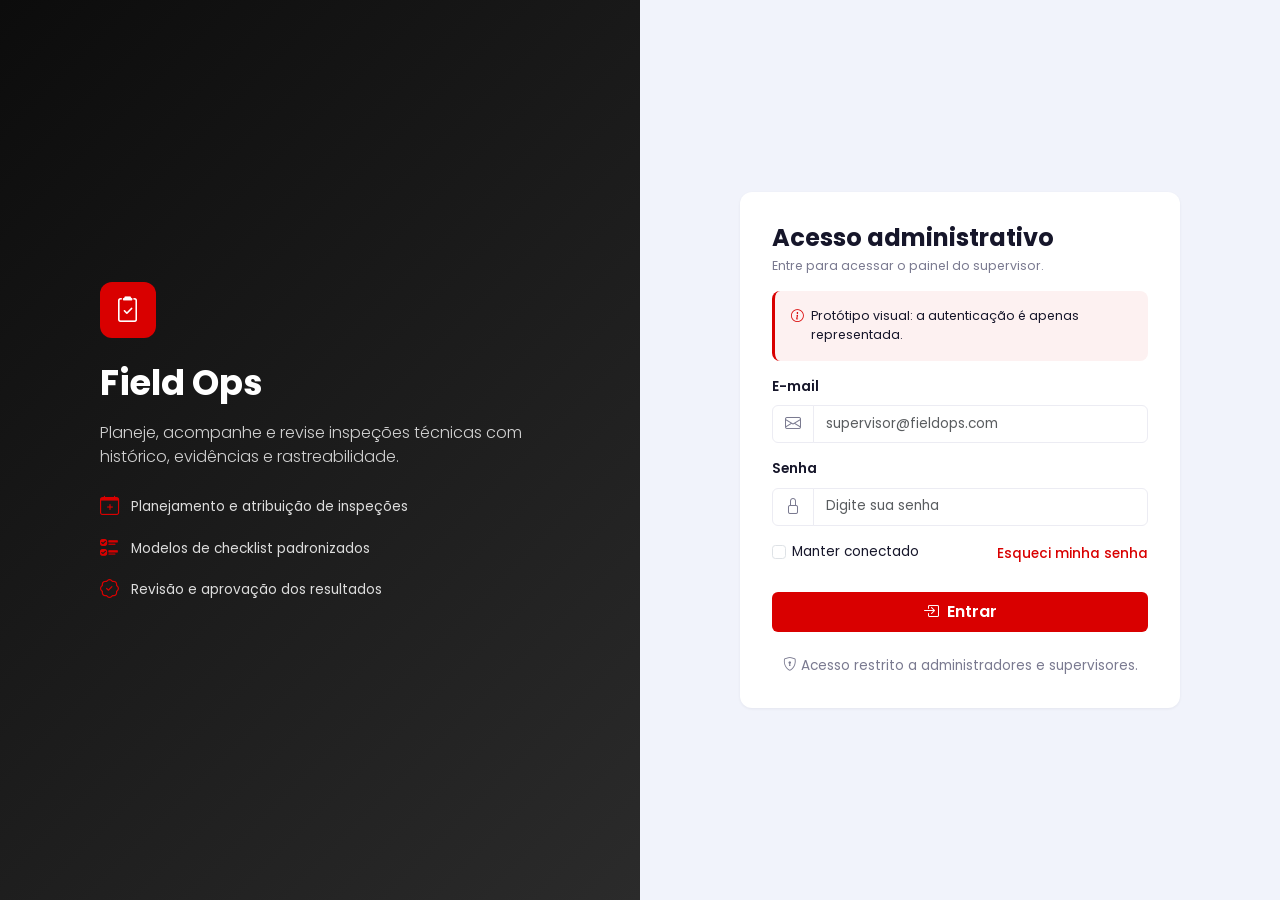
<file: index.html>
<!DOCTYPE html>
<html lang="pt-br">
<head>
  <meta charset="UTF-8">
  <meta name="viewport" content="width=device-width, initial-scale=1">
  <title>Login | Field Ops</title>
  <link rel="preconnect" href="https://fonts.googleapis.com">
  <link href="https://fonts.googleapis.com/css2?family=Poppins:wght@400;500;600;700&display=swap" rel="stylesheet">
  <link href="https://cdn.jsdelivr.net/npm/bootstrap@5.3.3/dist/css/bootstrap.min.css" rel="stylesheet">
  <link href="https://cdn.jsdelivr.net/npm/bootstrap-icons@1.11.3/font/bootstrap-icons.min.css" rel="stylesheet">
  <link href="css/login.css" rel="stylesheet">
</head>
<body>

<main class="row g-0 min-vh-100">

  <!-- identidade (some no mobile) -->
  <section class="col-lg-6 d-none d-lg-flex login-brand" aria-label="Apresentação do Field Ops">
    <div class="login-brand-content">
      <div class="logo mb-4"><i class="bi bi-clipboard2-check"></i></div>
      <h1 class="fw-bold mb-3">Field Ops</h1>
      <p class="lead mb-4">Planeje, acompanhe e revise inspeções técnicas com histórico, evidências e rastreabilidade.</p>
      <ul class="brand-list">
        <li><i class="bi bi-calendar-plus"></i> Planejamento e atribuição de inspeções</li>
        <li><i class="bi bi-ui-checks"></i> Modelos de checklist padronizados</li>
        <li><i class="bi bi-patch-check"></i> Revisão e aprovação dos resultados</li>
      </ul>
    </div>
  </section>

  <!-- formulário -->
  <section class="col-12 col-lg-6 d-flex align-items-center justify-content-center p-3">
    <div class="panel login-card">

      <div class="d-flex align-items-center gap-2 mb-4 d-lg-none">
        <div class="logo"><i class="bi bi-clipboard2-check"></i></div>
        <strong class="fs-5">Field Ops</strong>
      </div>

      <h2 class="fs-4 fw-bold mb-1">Acesso administrativo</h2>
      <p class="sub mb-3">Entre para acessar o painel do supervisor.</p>

      <div class="alert alert-fo d-flex gap-2" role="alert">
        <i class="bi bi-info-circle"></i>
        <div>Protótipo visual: a autenticação é apenas representada.</div>
      </div>

      <form action="pages/dashboard.html" method="get">
        <div class="mb-3">
          <label for="email" class="form-label fw-semibold">E-mail</label>
          <div class="input-group">
            <span class="input-group-text"><i class="bi bi-envelope"></i></span>
            <input type="email" class="form-control" id="email" placeholder="supervisor@fieldops.com" autocomplete="username">
          </div>
        </div>

        <div class="mb-3">
          <label for="senha" class="form-label fw-semibold">Senha</label>
          <div class="input-group">
            <span class="input-group-text"><i class="bi bi-lock"></i></span>
            <input type="password" class="form-control" id="senha" placeholder="Digite sua senha" autocomplete="current-password">
          </div>
        </div>

        <div class="d-flex justify-content-between align-items-center mb-4">
          <div class="form-check">
            <input class="form-check-input" type="checkbox" id="lembrar">
            <label class="form-check-label" for="lembrar">Manter conectado</label>
          </div>
          <a href="#" class="link-fo">Esqueci minha senha</a>
        </div>

        <button type="submit" class="btn btn-brand w-100 py-2">
          <i class="bi bi-box-arrow-in-right me-2"></i>Entrar
        </button>
      </form>

      <p class="text-center text-muted-fo mt-4 mb-0">
        <i class="bi bi-shield-lock me-1"></i>Acesso restrito a administradores e supervisores.
      </p>
    </div>
  </section>

</main>

</body>
</html>
</file>
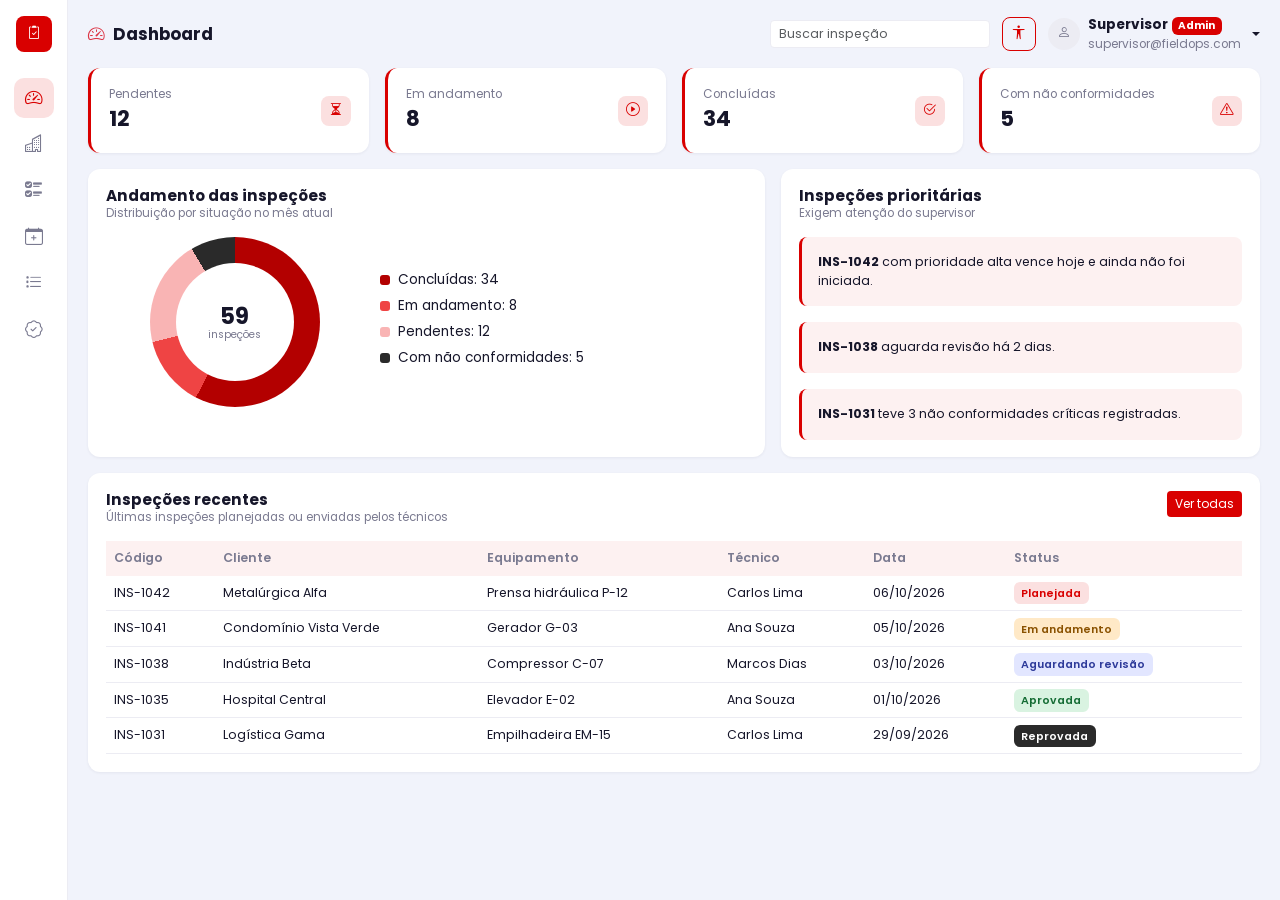
<file: dashboard/index.html>
<!DOCTYPE html>
<html lang="pt-br">
<head>
  <meta charset="UTF-8">
  <meta name="viewport" content="width=device-width, initial-scale=1">
  <title>Dashboard | Field Ops</title>
  <link rel="preconnect" href="https://fonts.googleapis.com">
  <link href="https://fonts.googleapis.com/css2?family=Poppins:wght@400;500;600;700&display=swap" rel="stylesheet">
  <link href="https://cdn.jsdelivr.net/npm/bootstrap@5.3.3/dist/css/bootstrap.min.css" rel="stylesheet">
  <link href="https://cdn.jsdelivr.net/npm/bootstrap-icons@1.11.3/font/bootstrap-icons.min.css" rel="stylesheet">
  <link href="style.css" rel="stylesheet">
</head>
<body>

<nav class="sidebar" aria-label="Menu principal">
  <div class="logo"><i class="bi bi-clipboard2-check"></i></div>
  <a href="index.html" class="active" title="Dashboard"><i class="bi bi-speedometer2"></i></a>
  <a href="#" title="Clientes, locais e equipamentos"><i class="bi bi-buildings"></i></a>
  <a href="#" title="Modelos de checklist"><i class="bi bi-ui-checks"></i></a>
  <a href="#" title="Planejar inspeção"><i class="bi bi-calendar-plus"></i></a>
  <a href="#" title="Acompanhamento"><i class="bi bi-list-task"></i></a>
  <a href="#" title="Revisão"><i class="bi bi-patch-check"></i></a>
</nav>

<main class="main">
  <header class="topbar">
    <h1><i class="bi bi-speedometer2 text-danger me-2"></i>Dashboard</h1>
    <input class="form-control form-control-sm search" type="search" placeholder="Buscar inspeção" aria-label="Buscar">
    <button class="icon-btn" data-bs-toggle="modal" data-bs-target="#acessibilidade" title="Acessibilidade" aria-label="Acessibilidade"><i class="bi bi-universal-access"></i></button>
    <div class="dropdown">
      <a class="d-flex align-items-center gap-2 text-decoration-none text-reset dropdown-toggle" href="#" data-bs-toggle="dropdown">
        <span class="avatar"><i class="bi bi-person"></i></span>
        <span class="lh-sm d-none d-sm-block"><strong>Supervisor</strong> <span class="badge badge-free">Admin</span><br><small class="text-muted-fo">supervisor@fieldops.com</small></span>
      </a>
      <ul class="dropdown-menu dropdown-menu-end">
        <li><a class="dropdown-item" href="#">Meu perfil</a></li>
        <li><a class="dropdown-item" href="#">Sair</a></li>
      </ul>
    </div>
  </header>

  <!-- indicadores -->
  <section class="row g-3 mb-3" aria-label="Indicadores">
    <div class="col-6 col-lg-3"><div class="panel kpi"><div><small>Pendentes</small><strong>12</strong></div><span class="ico"><i class="bi bi-hourglass-split"></i></span></div></div>
    <div class="col-6 col-lg-3"><div class="panel kpi"><div><small>Em andamento</small><strong>8</strong></div><span class="ico"><i class="bi bi-play-circle"></i></span></div></div>
    <div class="col-6 col-lg-3"><div class="panel kpi"><div><small>Concluídas</small><strong>34</strong></div><span class="ico"><i class="bi bi-check2-circle"></i></span></div></div>
    <div class="col-6 col-lg-3"><div class="panel kpi"><div><small>Com não conformidades</small><strong>5</strong></div><span class="ico"><i class="bi bi-exclamation-triangle"></i></span></div></div>
  </section>

  <div class="row g-3 mb-3">
    <!-- rosca -->
    <section class="col-lg-7">
      <div class="panel">
        <h2>Andamento das inspeções</h2>
        <p class="sub">Distribuição por situação no mês atual</p>
        <div class="row align-items-center g-3">
          <div class="col-sm-5"><div class="donut" role="img" aria-label="59 inspeções no total"><span>59<small>inspeções</small></span></div></div>
          <div class="col-sm-7">
            <ul class="legend">
              <li><i style="background:var(--c-done)"></i>Concluídas: 34</li>
              <li><i style="background:var(--c-run)"></i>Em andamento: 8</li>
              <li><i style="background:var(--c-pend)"></i>Pendentes: 12</li>
              <li><i style="background:var(--c-nc)"></i>Com não conformidades: 5</li>
            </ul>
          </div>
        </div>
      </div>
    </section>

    <!-- alertas -->
    <section class="col-lg-5">
      <div class="panel">
        <h2>Inspeções prioritárias</h2>
        <p class="sub">Exigem atenção do supervisor</p>
        <div class="alert alert-fo"><strong>INS-1042</strong> com prioridade alta vence hoje e ainda não foi iniciada.</div>
        <div class="alert alert-fo"><strong>INS-1038</strong> aguarda revisão há 2 dias.</div>
        <div class="alert alert-fo mb-0"><strong>INS-1031</strong> teve 3 não conformidades críticas registradas.</div>
      </div>
    </section>
  </div>

  <!-- recentes -->
  <section class="panel">
    <div class="d-flex justify-content-between align-items-start flex-wrap gap-2">
      <div><h2>Inspeções recentes</h2><p class="sub">Últimas inspeções planejadas ou enviadas pelos técnicos</p></div>
      <a href="#" class="btn btn-brand btn-sm">Ver todas</a>
    </div>
    <div class="table-responsive">
      <table class="table align-middle">
        <thead><tr><th>Código</th><th>Cliente</th><th>Equipamento</th><th>Técnico</th><th>Data</th><th>Status</th></tr></thead>
        <tbody>
          <tr><td>INS-1042</td><td>Metalúrgica Alfa</td><td>Prensa hidráulica P-12</td><td>Carlos Lima</td><td>06/10/2026</td><td><span class="st st-plan">Planejada</span></td></tr>
          <tr><td>INS-1041</td><td>Condomínio Vista Verde</td><td>Gerador G-03</td><td>Ana Souza</td><td>05/10/2026</td><td><span class="st st-run">Em andamento</span></td></tr>
          <tr><td>INS-1038</td><td>Indústria Beta</td><td>Compressor C-07</td><td>Marcos Dias</td><td>03/10/2026</td><td><span class="st st-rev">Aguardando revisão</span></td></tr>
          <tr><td>INS-1035</td><td>Hospital Central</td><td>Elevador E-02</td><td>Ana Souza</td><td>01/10/2026</td><td><span class="st st-ok">Aprovada</span></td></tr>
          <tr><td>INS-1031</td><td>Logística Gama</td><td>Empilhadeira EM-15</td><td>Carlos Lima</td><td>29/09/2026</td><td><span class="st st-bad">Reprovada</span></td></tr>
        </tbody>
      </table>
    </div>
  </section>
</main>

<!-- acessibilidade -->
<div class="modal fade" id="acessibilidade" tabindex="-1" aria-labelledby="acessTitulo" aria-hidden="true">
  <div class="modal-dialog modal-dialog-centered modal-sm">
    <div class="modal-content">
      <div class="modal-header border-0">
        <h2 class="modal-title fs-6 fw-bold" id="acessTitulo">Acessibilidade</h2>
        <button type="button" class="btn-close" data-bs-dismiss="modal" aria-label="Fechar"></button>
      </div>
      <div class="modal-body pt-0">
        <div class="form-check form-switch">
          <input class="form-check-input" type="checkbox" role="switch" id="darkSwitch">
          <label class="form-check-label" for="darkSwitch">Modo escuro</label>
        </div>
      </div>
    </div>
  </div>
</div>

<script src="https://cdn.jsdelivr.net/npm/bootstrap@5.3.3/dist/js/bootstrap.bundle.min.js"></script>
</body>
</html>
</file>
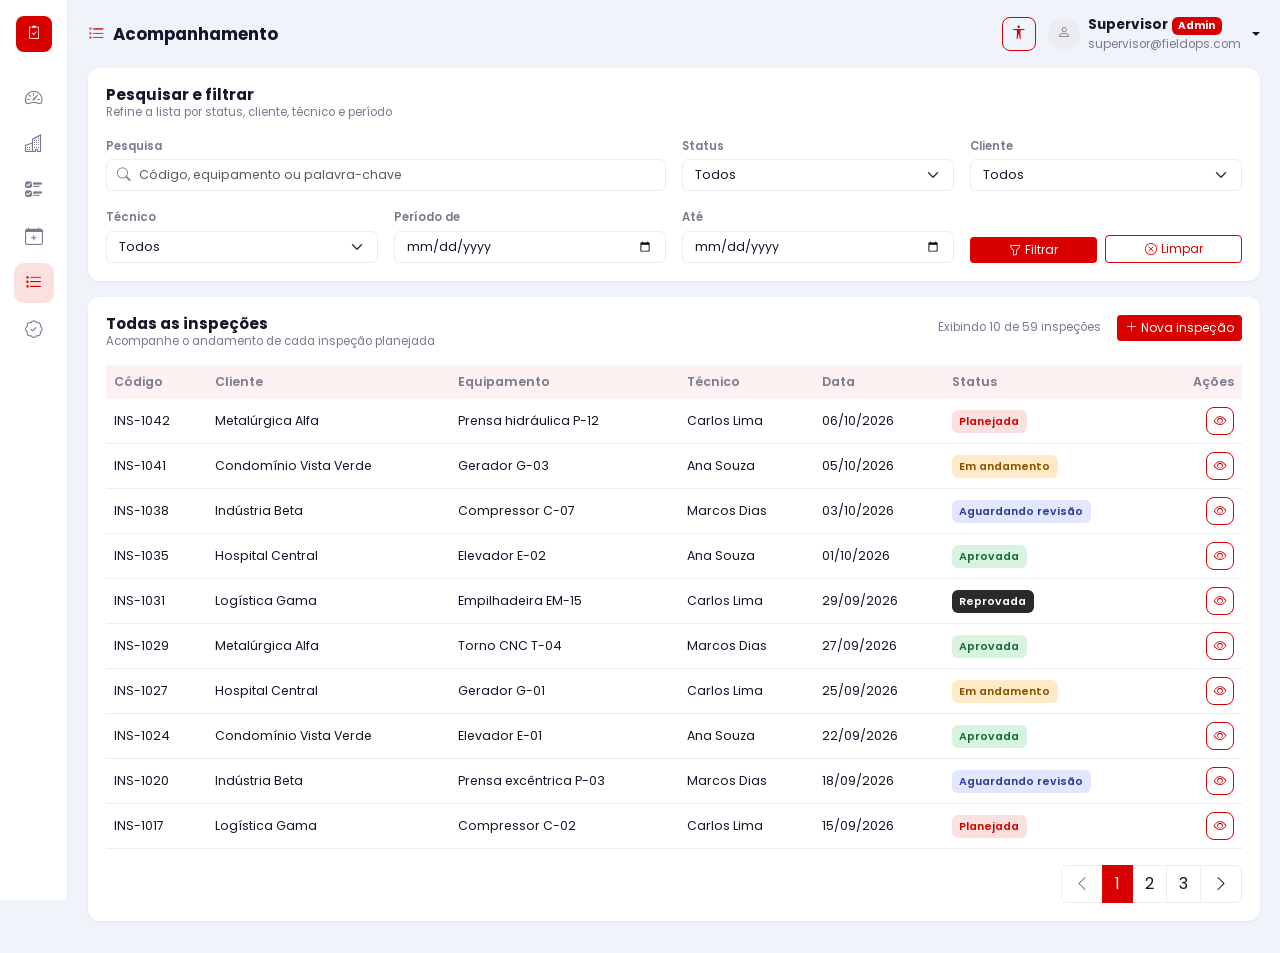
<file: pages/acompanhamento.html>
<!DOCTYPE html>
<html lang="pt-br">
<head>
  <meta charset="UTF-8">
  <meta name="viewport" content="width=device-width, initial-scale=1">
  <title>Acompanhamento | Field Ops</title>
  <link rel="preconnect" href="https://fonts.googleapis.com">
  <link href="https://fonts.googleapis.com/css2?family=Poppins:wght@400;500;600;700&display=swap" rel="stylesheet">
  <link href="https://cdn.jsdelivr.net/npm/bootstrap@5.3.3/dist/css/bootstrap.min.css" rel="stylesheet">
  <link href="https://cdn.jsdelivr.net/npm/bootstrap-icons@1.11.3/font/bootstrap-icons.min.css" rel="stylesheet">
  <link href="../css/style.css" rel="stylesheet">
</head>
<body>

<nav class="sidebar" aria-label="Menu principal">
  <div class="logo"><i class="bi bi-clipboard2-check"></i></div>
  <a href="dashboard.html" title="Dashboard"><i class="bi bi-speedometer2"></i></a>
  <a href="clientes.html" title="Clientes, locais e equipamentos"><i class="bi bi-buildings"></i></a>
  <a href="modelos-checklist.html" title="Modelos de checklist"><i class="bi bi-ui-checks"></i></a>
  <a href="planejar-inspecao.html" title="Planejar inspeção"><i class="bi bi-calendar-plus"></i></a>
  <a href="acompanhamento.html" class="active" title="Acompanhamento" aria-current="page"><i class="bi bi-list-task"></i></a>
  <a href="revisao-inspecao.html" title="Revisão"><i class="bi bi-patch-check"></i></a>
</nav>

<main class="main">
  <header class="topbar">
    <h1><i class="bi bi-list-task text-danger me-2"></i>Acompanhamento</h1>
    <button class="icon-btn" data-bs-toggle="modal" data-bs-target="#acessibilidade" title="Acessibilidade" aria-label="Acessibilidade"><i class="bi bi-universal-access"></i></button>
    <div class="dropdown">
      <a class="d-flex align-items-center gap-2 text-decoration-none text-reset dropdown-toggle" href="#" data-bs-toggle="dropdown">
        <span class="avatar"><i class="bi bi-person"></i></span>
        <span class="lh-sm d-none d-sm-block"><strong>Supervisor</strong> <span class="badge badge-free">Admin</span><br><small class="text-muted-fo">supervisor@fieldops.com</small></span>
      </a>
      <ul class="dropdown-menu dropdown-menu-end">
        <li><a class="dropdown-item" href="#">Meu perfil</a></li>
        <li><a class="dropdown-item" href="../index.html">Sair</a></li>
      </ul>
    </div>
  </header>

  <!-- pesquisa e filtros -->
  <section class="panel filters mb-3" aria-labelledby="tituloFiltros">
    <h2 id="tituloFiltros">Pesquisar e filtrar</h2>
    <p class="sub">Refine a lista por status, cliente, técnico e período</p>

    <form>
      <div class="row g-3">
        <div class="col-12 col-lg-6">
          <label for="busca" class="filter-label">Pesquisa</label>
          <div class="input-icon">
            <i class="bi bi-search"></i>
            <input type="search" class="form-control" id="busca" placeholder="Código, equipamento ou palavra-chave">
          </div>
        </div>
        <div class="col-12 col-md-6 col-lg-3">
          <label for="status" class="filter-label">Status</label>
          <select class="form-select" id="status">
            <option selected>Todos</option>
            <option>Planejada</option>
            <option>Em andamento</option>
            <option>Aguardando revisão</option>
            <option>Aprovada</option>
            <option>Reprovada</option>
          </select>
        </div>
        <div class="col-12 col-md-6 col-lg-3">
          <label for="cliente" class="filter-label">Cliente</label>
          <select class="form-select" id="cliente">
            <option selected>Todos</option>
            <option>Metalúrgica Alfa</option>
            <option>Condomínio Vista Verde</option>
            <option>Indústria Beta</option>
            <option>Hospital Central</option>
            <option>Logística Gama</option>
          </select>
        </div>
        <div class="col-12 col-md-6 col-lg-3">
          <label for="tecnico" class="filter-label">Técnico</label>
          <select class="form-select" id="tecnico">
            <option selected>Todos</option>
            <option>Ana Souza</option>
            <option>Carlos Lima</option>
            <option>Marcos Dias</option>
          </select>
        </div>
        <div class="col-6 col-lg-3">
          <label for="dataDe" class="filter-label">Período de</label>
          <input type="date" class="form-control" id="dataDe">
        </div>
        <div class="col-6 col-lg-3">
          <label for="dataAte" class="filter-label">Até</label>
          <input type="date" class="form-control" id="dataAte">
        </div>
        <div class="col-12 col-lg-3 d-flex align-items-end gap-2">
          <button type="button" class="btn btn-brand btn-sm flex-fill"><i class="bi bi-funnel me-1"></i>Filtrar</button>
          <button type="reset" class="btn btn-outline-brand btn-sm flex-fill"><i class="bi bi-x-circle me-1"></i>Limpar</button>
        </div>
      </div>
    </form>
  </section>

  <!-- lista -->
  <section class="panel" aria-labelledby="tituloLista">
    <div class="d-flex justify-content-between align-items-start flex-wrap gap-2">
      <div><h2 id="tituloLista">Todas as inspeções</h2><p class="sub">Acompanhe o andamento de cada inspeção planejada</p></div>
      <div class="d-flex align-items-center gap-3"><span class="result-info">Exibindo 10 de 59 inspeções</span><a href="planejar-inspecao.html" class="btn btn-brand btn-sm"><i class="bi bi-plus-lg me-1"></i>Nova inspeção</a></div>
    </div>
    <div class="table-responsive">
      <table class="table table-hover align-middle">
        <thead><tr><th>Código</th><th>Cliente</th><th>Equipamento</th><th>Técnico</th><th>Data</th><th>Status</th><th class="text-end">Ações</th></tr></thead>
        <tbody>
          <tr><td>INS-1042</td><td>Metalúrgica Alfa</td><td>Prensa hidráulica P-12</td><td>Carlos Lima</td><td>06/10/2026</td><td><span class="st st-plan">Planejada</span></td><td class="text-end"><button type="button" class="icon-btn icon-btn-sm" title="Ver detalhes" aria-label="Ver detalhes da INS-1042"><i class="bi bi-eye"></i></button></td></tr>
          <tr><td>INS-1041</td><td>Condomínio Vista Verde</td><td>Gerador G-03</td><td>Ana Souza</td><td>05/10/2026</td><td><span class="st st-run">Em andamento</span></td><td class="text-end"><button type="button" class="icon-btn icon-btn-sm" title="Ver detalhes" aria-label="Ver detalhes da INS-1041"><i class="bi bi-eye"></i></button></td></tr>
          <tr><td>INS-1038</td><td>Indústria Beta</td><td>Compressor C-07</td><td>Marcos Dias</td><td>03/10/2026</td><td><span class="st st-rev">Aguardando revisão</span></td><td class="text-end"><button type="button" class="icon-btn icon-btn-sm" title="Ver detalhes" aria-label="Ver detalhes da INS-1038"><i class="bi bi-eye"></i></button></td></tr>
          <tr><td>INS-1035</td><td>Hospital Central</td><td>Elevador E-02</td><td>Ana Souza</td><td>01/10/2026</td><td><span class="st st-ok">Aprovada</span></td><td class="text-end"><button type="button" class="icon-btn icon-btn-sm" title="Ver detalhes" aria-label="Ver detalhes da INS-1035"><i class="bi bi-eye"></i></button></td></tr>
          <tr><td>INS-1031</td><td>Logística Gama</td><td>Empilhadeira EM-15</td><td>Carlos Lima</td><td>29/09/2026</td><td><span class="st st-bad">Reprovada</span></td><td class="text-end"><button type="button" class="icon-btn icon-btn-sm" title="Ver detalhes" aria-label="Ver detalhes da INS-1031"><i class="bi bi-eye"></i></button></td></tr>
          <tr><td>INS-1029</td><td>Metalúrgica Alfa</td><td>Torno CNC T-04</td><td>Marcos Dias</td><td>27/09/2026</td><td><span class="st st-ok">Aprovada</span></td><td class="text-end"><button type="button" class="icon-btn icon-btn-sm" title="Ver detalhes" aria-label="Ver detalhes da INS-1029"><i class="bi bi-eye"></i></button></td></tr>
          <tr><td>INS-1027</td><td>Hospital Central</td><td>Gerador G-01</td><td>Carlos Lima</td><td>25/09/2026</td><td><span class="st st-run">Em andamento</span></td><td class="text-end"><button type="button" class="icon-btn icon-btn-sm" title="Ver detalhes" aria-label="Ver detalhes da INS-1027"><i class="bi bi-eye"></i></button></td></tr>
          <tr><td>INS-1024</td><td>Condomínio Vista Verde</td><td>Elevador E-01</td><td>Ana Souza</td><td>22/09/2026</td><td><span class="st st-ok">Aprovada</span></td><td class="text-end"><button type="button" class="icon-btn icon-btn-sm" title="Ver detalhes" aria-label="Ver detalhes da INS-1024"><i class="bi bi-eye"></i></button></td></tr>
          <tr><td>INS-1020</td><td>Indústria Beta</td><td>Prensa excêntrica P-03</td><td>Marcos Dias</td><td>18/09/2026</td><td><span class="st st-rev">Aguardando revisão</span></td><td class="text-end"><button type="button" class="icon-btn icon-btn-sm" title="Ver detalhes" aria-label="Ver detalhes da INS-1020"><i class="bi bi-eye"></i></button></td></tr>
          <tr><td>INS-1017</td><td>Logística Gama</td><td>Compressor C-02</td><td>Carlos Lima</td><td>15/09/2026</td><td><span class="st st-plan">Planejada</span></td><td class="text-end"><button type="button" class="icon-btn icon-btn-sm" title="Ver detalhes" aria-label="Ver detalhes da INS-1017"><i class="bi bi-eye"></i></button></td></tr>
        </tbody>
      </table>
    </div>

    <nav class="d-flex justify-content-end mt-3" aria-label="Paginação das inspeções">
      <ul class="pagination">
        <li class="page-item disabled"><a class="page-link" href="#" aria-label="Anterior"><i class="bi bi-chevron-left"></i></a></li>
        <li class="page-item active" aria-current="page"><a class="page-link" href="#">1</a></li>
        <li class="page-item"><a class="page-link" href="#">2</a></li>
        <li class="page-item"><a class="page-link" href="#">3</a></li>
        <li class="page-item"><a class="page-link" href="#" aria-label="Próxima"><i class="bi bi-chevron-right"></i></a></li>
      </ul>
    </nav>
  </section>
</main>

<!-- acessibilidade -->
<div class="modal fade" id="acessibilidade" tabindex="-1" aria-labelledby="acessTitulo" aria-hidden="true">
  <div class="modal-dialog modal-dialog-centered modal-sm">
    <div class="modal-content">
      <div class="modal-header border-0">
        <h2 class="modal-title fs-6 fw-bold" id="acessTitulo">Acessibilidade</h2>
        <button type="button" class="btn-close" data-bs-dismiss="modal" aria-label="Fechar"></button>
      </div>
      <div class="modal-body pt-0">
        <div class="form-check form-switch">
          <input class="form-check-input" type="checkbox" role="switch" id="darkSwitch">
          <label class="form-check-label" for="darkSwitch">Modo escuro</label>
        </div>
      </div>
    </div>
  </div>
</div>

<script src="https://cdn.jsdelivr.net/npm/bootstrap@5.3.3/dist/js/bootstrap.bundle.min.js"></script>
</body>
</html>
</file>
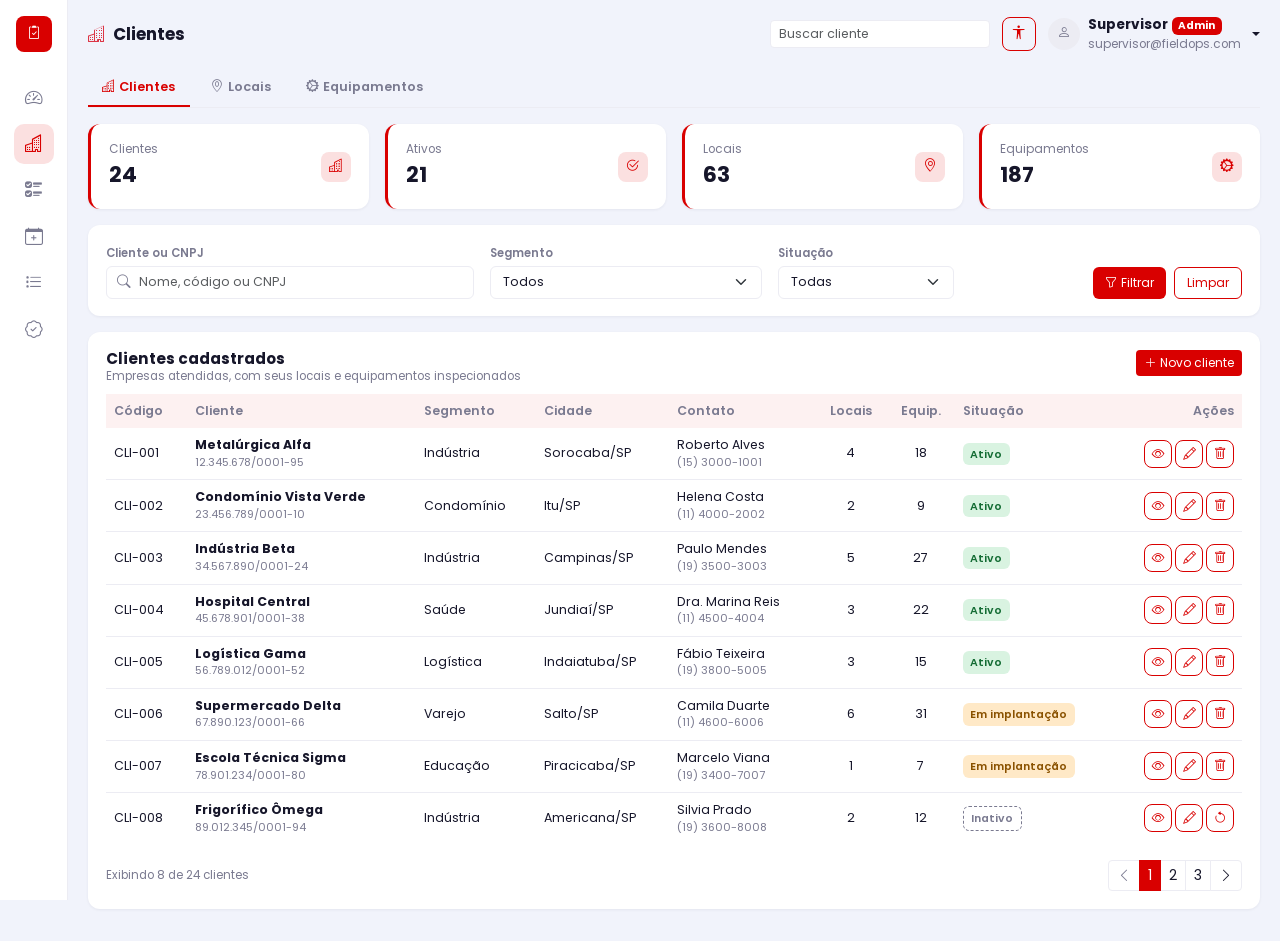
<file: pages/clientes.html>
<!DOCTYPE html>
<html lang="pt-br">
<head>
  <meta charset="UTF-8">
  <meta name="viewport" content="width=device-width, initial-scale=1">
  <title>Clientes | Field Ops</title>
  <link rel="preconnect" href="https://fonts.googleapis.com">
  <link href="https://fonts.googleapis.com/css2?family=Poppins:wght@400;500;600;700&display=swap" rel="stylesheet">
  <link href="https://cdn.jsdelivr.net/npm/bootstrap@5.3.3/dist/css/bootstrap.min.css" rel="stylesheet">
  <link href="https://cdn.jsdelivr.net/npm/bootstrap-icons@1.11.3/font/bootstrap-icons.min.css" rel="stylesheet">
  <link href="../css/style.css" rel="stylesheet">
</head>
<body>

<nav class="sidebar" aria-label="Menu principal">
  <div class="logo"><i class="bi bi-clipboard2-check"></i></div>
  <a href="dashboard.html" title="Dashboard"><i class="bi bi-speedometer2"></i></a>
  <a href="clientes.html" class="active" title="Clientes, locais e equipamentos" aria-current="page"><i class="bi bi-buildings"></i></a>
  <a href="modelos-checklist.html" title="Modelos de checklist"><i class="bi bi-ui-checks"></i></a>
  <a href="planejar-inspecao.html" title="Planejar inspeção"><i class="bi bi-calendar-plus"></i></a>
  <a href="acompanhamento.html" title="Acompanhamento"><i class="bi bi-list-task"></i></a>
  <a href="revisao-inspecao.html" title="Revisão"><i class="bi bi-patch-check"></i></a>
</nav>

<main class="main">
  <header class="topbar">
    <h1><i class="bi bi-buildings text-danger me-2"></i>Clientes</h1>
    <input class="form-control form-control-sm search" type="search" placeholder="Buscar cliente" aria-label="Buscar">
    <button class="icon-btn" data-bs-toggle="modal" data-bs-target="#acessibilidade" title="Acessibilidade" aria-label="Acessibilidade"><i class="bi bi-universal-access"></i></button>
    <div class="dropdown">
      <a class="d-flex align-items-center gap-2 text-decoration-none text-reset dropdown-toggle" href="#" data-bs-toggle="dropdown">
        <span class="avatar"><i class="bi bi-person"></i></span>
        <span class="lh-sm d-none d-sm-block"><strong>Supervisor</strong> <span class="badge badge-free">Admin</span><br><small class="text-muted-fo">supervisor@fieldops.com</small></span>
      </a>
      <ul class="dropdown-menu dropdown-menu-end">
        <li><a class="dropdown-item" href="#">Meu perfil</a></li>
        <li><a class="dropdown-item" href="../index.html">Sair</a></li>
      </ul>
    </div>
  </header>

  <ul class="nav nav-fo mb-3" aria-label="Seções de cadastro">
    <li class="nav-item"><a class="nav-link active" aria-current="page" href="clientes.html"><i class="bi bi-buildings me-1"></i>Clientes</a></li>
    <li class="nav-item"><a class="nav-link" href="locais.html"><i class="bi bi-geo-alt me-1"></i>Locais</a></li>
    <li class="nav-item"><a class="nav-link" href="equipamentos.html"><i class="bi bi-gear-wide-connected me-1"></i>Equipamentos</a></li>
  </ul>

  <!-- resumo -->
  <section class="row g-3 mb-3" aria-label="Resumo de clientes">
    <div class="col-6 col-lg-3"><div class="panel kpi"><div><small>Clientes</small><strong>24</strong></div><span class="ico"><i class="bi bi-buildings"></i></span></div></div>
    <div class="col-6 col-lg-3"><div class="panel kpi"><div><small>Ativos</small><strong>21</strong></div><span class="ico"><i class="bi bi-check2-circle"></i></span></div></div>
    <div class="col-6 col-lg-3"><div class="panel kpi"><div><small>Locais</small><strong>63</strong></div><span class="ico"><i class="bi bi-geo-alt"></i></span></div></div>
    <div class="col-6 col-lg-3"><div class="panel kpi"><div><small>Equipamentos</small><strong>187</strong></div><span class="ico"><i class="bi bi-gear-wide-connected"></i></span></div></div>
  </section>

  <!-- filtros -->
  <section class="panel filters mb-3" aria-label="Filtros">
    <form>
      <div class="row g-3 align-items-end">
        <div class="col-md-4">
          <label class="filter-label" for="fBusca">Cliente ou CNPJ</label>
          <div class="input-icon">
            <i class="bi bi-search"></i>
            <input type="search" class="form-control" id="fBusca" placeholder="Nome, código ou CNPJ">
          </div>
        </div>
        <div class="col-6 col-md-3">
          <label class="filter-label" for="fSegmento">Segmento</label>
          <select class="form-select" id="fSegmento">
            <option selected>Todos</option>
            <option>Indústria</option>
            <option>Saúde</option>
            <option>Condomínio</option>
            <option>Logística</option>
            <option>Varejo</option>
            <option>Educação</option>
          </select>
        </div>
        <div class="col-6 col-md-2">
          <label class="filter-label" for="fStatus">Situação</label>
          <select class="form-select" id="fStatus">
            <option selected>Todas</option>
            <option>Ativo</option>
            <option>Em implantação</option>
            <option>Inativo</option>
          </select>
        </div>
        <div class="col-md-3 d-flex gap-2 justify-content-md-end">
          <button type="submit" class="btn btn-brand"><i class="bi bi-funnel me-1"></i>Filtrar</button>
          <button type="reset" class="btn btn-outline-brand">Limpar</button>
        </div>
      </div>
    </form>
  </section>

  <!-- lista -->
  <section class="panel">
    <div class="d-flex justify-content-between align-items-start flex-wrap gap-2 mb-2">
      <div>
        <h2>Clientes cadastrados</h2>
        <p class="sub mb-0">Empresas atendidas, com seus locais e equipamentos inspecionados</p>
      </div>
      <button class="btn btn-brand btn-sm" data-bs-toggle="modal" data-bs-target="#modalCliente"><i class="bi bi-plus-lg me-1"></i>Novo cliente</button>
    </div>

    <div class="table-responsive">
      <table class="table table-hover align-middle">
        <caption class="visually-hidden">Lista de clientes cadastrados</caption>
        <thead>
          <tr><th>Código</th><th>Cliente</th><th>Segmento</th><th>Cidade</th><th>Contato</th><th class="text-center">Locais</th><th class="text-center">Equip.</th><th>Situação</th><th class="text-end">Ações</th></tr>
        </thead>
        <tbody>
          <tr>
            <td>CLI-001</td>
            <td><strong>Metalúrgica Alfa</strong><small class="text-muted-fo d-block">12.345.678/0001-95</small></td>
            <td>Indústria</td><td>Sorocaba/SP</td>
            <td>Roberto Alves<small class="text-muted-fo d-block">(15) 3000-1001</small></td>
            <td class="text-center">4</td><td class="text-center">18</td>
            <td><span class="st st-ok">Ativo</span></td>
            <td class="text-end text-nowrap">
              <button class="icon-btn icon-btn-sm" data-bs-toggle="modal" data-bs-target="#modalVerCliente" title="Visualizar" aria-label="Visualizar Metalúrgica Alfa"><i class="bi bi-eye"></i></button>
              <button class="icon-btn icon-btn-sm" data-bs-toggle="modal" data-bs-target="#modalCliente" title="Editar" aria-label="Editar Metalúrgica Alfa"><i class="bi bi-pencil"></i></button>
              <button class="icon-btn icon-btn-sm" data-bs-toggle="modal" data-bs-target="#modalExcluir" title="Excluir" aria-label="Excluir Metalúrgica Alfa"><i class="bi bi-trash"></i></button>
            </td>
          </tr>
          <tr>
            <td>CLI-002</td>
            <td><strong>Condomínio Vista Verde</strong><small class="text-muted-fo d-block">23.456.789/0001-10</small></td>
            <td>Condomínio</td><td>Itu/SP</td>
            <td>Helena Costa<small class="text-muted-fo d-block">(11) 4000-2002</small></td>
            <td class="text-center">2</td><td class="text-center">9</td>
            <td><span class="st st-ok">Ativo</span></td>
            <td class="text-end text-nowrap">
              <button class="icon-btn icon-btn-sm" data-bs-toggle="modal" data-bs-target="#modalVerCliente" title="Visualizar" aria-label="Visualizar Condomínio Vista Verde"><i class="bi bi-eye"></i></button>
              <button class="icon-btn icon-btn-sm" data-bs-toggle="modal" data-bs-target="#modalCliente" title="Editar" aria-label="Editar Condomínio Vista Verde"><i class="bi bi-pencil"></i></button>
              <button class="icon-btn icon-btn-sm" data-bs-toggle="modal" data-bs-target="#modalExcluir" title="Excluir" aria-label="Excluir Condomínio Vista Verde"><i class="bi bi-trash"></i></button>
            </td>
          </tr>
          <tr>
            <td>CLI-003</td>
            <td><strong>Indústria Beta</strong><small class="text-muted-fo d-block">34.567.890/0001-24</small></td>
            <td>Indústria</td><td>Campinas/SP</td>
            <td>Paulo Mendes<small class="text-muted-fo d-block">(19) 3500-3003</small></td>
            <td class="text-center">5</td><td class="text-center">27</td>
            <td><span class="st st-ok">Ativo</span></td>
            <td class="text-end text-nowrap">
              <button class="icon-btn icon-btn-sm" data-bs-toggle="modal" data-bs-target="#modalVerCliente" title="Visualizar" aria-label="Visualizar Indústria Beta"><i class="bi bi-eye"></i></button>
              <button class="icon-btn icon-btn-sm" data-bs-toggle="modal" data-bs-target="#modalCliente" title="Editar" aria-label="Editar Indústria Beta"><i class="bi bi-pencil"></i></button>
              <button class="icon-btn icon-btn-sm" data-bs-toggle="modal" data-bs-target="#modalExcluir" title="Excluir" aria-label="Excluir Indústria Beta"><i class="bi bi-trash"></i></button>
            </td>
          </tr>
          <tr>
            <td>CLI-004</td>
            <td><strong>Hospital Central</strong><small class="text-muted-fo d-block">45.678.901/0001-38</small></td>
            <td>Saúde</td><td>Jundiaí/SP</td>
            <td>Dra. Marina Reis<small class="text-muted-fo d-block">(11) 4500-4004</small></td>
            <td class="text-center">3</td><td class="text-center">22</td>
            <td><span class="st st-ok">Ativo</span></td>
            <td class="text-end text-nowrap">
              <button class="icon-btn icon-btn-sm" data-bs-toggle="modal" data-bs-target="#modalVerCliente" title="Visualizar" aria-label="Visualizar Hospital Central"><i class="bi bi-eye"></i></button>
              <button class="icon-btn icon-btn-sm" data-bs-toggle="modal" data-bs-target="#modalCliente" title="Editar" aria-label="Editar Hospital Central"><i class="bi bi-pencil"></i></button>
              <button class="icon-btn icon-btn-sm" data-bs-toggle="modal" data-bs-target="#modalExcluir" title="Excluir" aria-label="Excluir Hospital Central"><i class="bi bi-trash"></i></button>
            </td>
          </tr>
          <tr>
            <td>CLI-005</td>
            <td><strong>Logística Gama</strong><small class="text-muted-fo d-block">56.789.012/0001-52</small></td>
            <td>Logística</td><td>Indaiatuba/SP</td>
            <td>Fábio Teixeira<small class="text-muted-fo d-block">(19) 3800-5005</small></td>
            <td class="text-center">3</td><td class="text-center">15</td>
            <td><span class="st st-ok">Ativo</span></td>
            <td class="text-end text-nowrap">
              <button class="icon-btn icon-btn-sm" data-bs-toggle="modal" data-bs-target="#modalVerCliente" title="Visualizar" aria-label="Visualizar Logística Gama"><i class="bi bi-eye"></i></button>
              <button class="icon-btn icon-btn-sm" data-bs-toggle="modal" data-bs-target="#modalCliente" title="Editar" aria-label="Editar Logística Gama"><i class="bi bi-pencil"></i></button>
              <button class="icon-btn icon-btn-sm" data-bs-toggle="modal" data-bs-target="#modalExcluir" title="Excluir" aria-label="Excluir Logística Gama"><i class="bi bi-trash"></i></button>
            </td>
          </tr>
          <tr>
            <td>CLI-006</td>
            <td><strong>Supermercado Delta</strong><small class="text-muted-fo d-block">67.890.123/0001-66</small></td>
            <td>Varejo</td><td>Salto/SP</td>
            <td>Camila Duarte<small class="text-muted-fo d-block">(11) 4600-6006</small></td>
            <td class="text-center">6</td><td class="text-center">31</td>
            <td><span class="st st-run">Em implantação</span></td>
            <td class="text-end text-nowrap">
              <button class="icon-btn icon-btn-sm" data-bs-toggle="modal" data-bs-target="#modalVerCliente" title="Visualizar" aria-label="Visualizar Supermercado Delta"><i class="bi bi-eye"></i></button>
              <button class="icon-btn icon-btn-sm" data-bs-toggle="modal" data-bs-target="#modalCliente" title="Editar" aria-label="Editar Supermercado Delta"><i class="bi bi-pencil"></i></button>
              <button class="icon-btn icon-btn-sm" data-bs-toggle="modal" data-bs-target="#modalExcluir" title="Excluir" aria-label="Excluir Supermercado Delta"><i class="bi bi-trash"></i></button>
            </td>
          </tr>
          <tr>
            <td>CLI-007</td>
            <td><strong>Escola Técnica Sigma</strong><small class="text-muted-fo d-block">78.901.234/0001-80</small></td>
            <td>Educação</td><td>Piracicaba/SP</td>
            <td>Marcelo Viana<small class="text-muted-fo d-block">(19) 3400-7007</small></td>
            <td class="text-center">1</td><td class="text-center">7</td>
            <td><span class="st st-run">Em implantação</span></td>
            <td class="text-end text-nowrap">
              <button class="icon-btn icon-btn-sm" data-bs-toggle="modal" data-bs-target="#modalVerCliente" title="Visualizar" aria-label="Visualizar Escola Técnica Sigma"><i class="bi bi-eye"></i></button>
              <button class="icon-btn icon-btn-sm" data-bs-toggle="modal" data-bs-target="#modalCliente" title="Editar" aria-label="Editar Escola Técnica Sigma"><i class="bi bi-pencil"></i></button>
              <button class="icon-btn icon-btn-sm" data-bs-toggle="modal" data-bs-target="#modalExcluir" title="Excluir" aria-label="Excluir Escola Técnica Sigma"><i class="bi bi-trash"></i></button>
            </td>
          </tr>
          <tr>
            <td>CLI-008</td>
            <td><strong>Frigorífico Ômega</strong><small class="text-muted-fo d-block">89.012.345/0001-94</small></td>
            <td>Indústria</td><td>Americana/SP</td>
            <td>Silvia Prado<small class="text-muted-fo d-block">(19) 3600-8008</small></td>
            <td class="text-center">2</td><td class="text-center">12</td>
            <td><span class="st st-draft">Inativo</span></td>
            <td class="text-end text-nowrap">
              <button class="icon-btn icon-btn-sm" data-bs-toggle="modal" data-bs-target="#modalVerCliente" title="Visualizar" aria-label="Visualizar Frigorífico Ômega"><i class="bi bi-eye"></i></button>
              <button class="icon-btn icon-btn-sm" data-bs-toggle="modal" data-bs-target="#modalCliente" title="Editar" aria-label="Editar Frigorífico Ômega"><i class="bi bi-pencil"></i></button>
              <button class="icon-btn icon-btn-sm" title="Reativar" aria-label="Reativar Frigorífico Ômega"><i class="bi bi-arrow-counterclockwise"></i></button>
            </td>
          </tr>
        </tbody>
      </table>
    </div>

    <div class="d-flex justify-content-between align-items-center flex-wrap gap-2 mt-3">
      <span class="result-info">Exibindo 8 de 24 clientes</span>
      <nav aria-label="Paginação de clientes">
        <ul class="pagination pagination-sm">
          <li class="page-item disabled"><a class="page-link" href="#" aria-label="Anterior"><i class="bi bi-chevron-left"></i></a></li>
          <li class="page-item active" aria-current="page"><a class="page-link" href="#">1</a></li>
          <li class="page-item"><a class="page-link" href="#">2</a></li>
          <li class="page-item"><a class="page-link" href="#">3</a></li>
          <li class="page-item"><a class="page-link" href="#" aria-label="Próxima"><i class="bi bi-chevron-right"></i></a></li>
        </ul>
      </nav>
    </div>
  </section>
</main>

<!-- cadastro / edição de cliente -->
<div class="modal fade" id="modalCliente" tabindex="-1" aria-labelledby="clienteTitulo" aria-hidden="true">
  <div class="modal-dialog modal-dialog-centered modal-lg modal-dialog-scrollable">
    <div class="modal-content">
      <div class="modal-header border-0">
        <h2 class="modal-title fs-6 fw-bold" id="clienteTitulo">Cadastro de cliente</h2>
        <button type="button" class="btn-close" data-bs-dismiss="modal" aria-label="Fechar"></button>
      </div>
      <div class="modal-body filters pt-0">
        <form>
          <p class="form-section">Dados da empresa</p>
          <div class="row g-3">
            <div class="col-md-8">
              <label class="filter-label req" for="cRazao">Razão social</label>
              <input type="text" class="form-control" id="cRazao" placeholder="Ex.: Metalúrgica Alfa Ltda." required>
            </div>
            <div class="col-md-4">
              <label class="filter-label req" for="cCnpj">CNPJ</label>
              <input type="text" class="form-control" id="cCnpj" placeholder="00.000.000/0000-00" required>
            </div>
            <div class="col-md-6">
              <label class="filter-label req" for="cSegmento">Segmento</label>
              <select class="form-select" id="cSegmento" required>
                <option value="" selected disabled>Selecione</option>
                <option>Indústria</option><option>Saúde</option><option>Condomínio</option>
                <option>Logística</option><option>Varejo</option><option>Educação</option>
              </select>
            </div>
            <div class="col-md-6">
              <label class="filter-label" for="cSituacao">Situação</label>
              <select class="form-select" id="cSituacao">
                <option selected>Ativo</option><option>Em implantação</option><option>Inativo</option>
              </select>
            </div>
          </div>

          <p class="form-section">Contato principal</p>
          <div class="row g-3">
            <div class="col-md-6">
              <label class="filter-label req" for="cContato">Nome</label>
              <input type="text" class="form-control" id="cContato" required>
            </div>
            <div class="col-md-6">
              <label class="filter-label" for="cTelefone">Telefone</label>
              <input type="tel" class="form-control" id="cTelefone" placeholder="(00) 0000-0000">
            </div>
            <div class="col-12">
              <label class="filter-label req" for="cEmail">E-mail</label>
              <input type="email" class="form-control" id="cEmail" placeholder="contato@empresa.com" required>
            </div>
          </div>

          <p class="form-section">Endereço da sede</p>
          <div class="row g-3">
            <div class="col-md-8">
              <label class="filter-label" for="cEndereco">Endereço</label>
              <input type="text" class="form-control" id="cEndereco" placeholder="Rua, número">
            </div>
            <div class="col-md-4">
              <label class="filter-label" for="cCep">CEP</label>
              <input type="text" class="form-control" id="cCep" placeholder="00000-000">
            </div>
            <div class="col-md-8">
              <label class="filter-label" for="cCidade">Cidade</label>
              <input type="text" class="form-control" id="cCidade">
            </div>
            <div class="col-md-4">
              <label class="filter-label" for="cUf">UF</label>
              <select class="form-select" id="cUf">
                <option selected>SP</option><option>MG</option><option>RJ</option><option>PR</option><option>SC</option><option>RS</option>
              </select>
            </div>
            <div class="col-12">
              <label class="filter-label" for="cObs">Observações</label>
              <textarea class="form-control" id="cObs" rows="3" placeholder="Informações úteis para as inspeções"></textarea>
            </div>
          </div>
        </form>
      </div>
      <div class="modal-footer border-0">
        <button type="button" class="btn btn-outline-brand" data-bs-dismiss="modal">Cancelar</button>
        <button type="button" class="btn btn-brand" data-bs-dismiss="modal"><i class="bi bi-check2 me-1"></i>Salvar cliente</button>
      </div>
    </div>
  </div>
</div>

<!-- visualizar cliente -->
<div class="modal fade" id="modalVerCliente" tabindex="-1" aria-labelledby="verClienteTitulo" aria-hidden="true">
  <div class="modal-dialog modal-dialog-centered">
    <div class="modal-content">
      <div class="modal-header border-0">
        <h2 class="modal-title fs-6 fw-bold" id="verClienteTitulo">Detalhes do cliente</h2>
        <button type="button" class="btn-close" data-bs-dismiss="modal" aria-label="Fechar"></button>
      </div>
      <div class="modal-body pt-0">
        <dl class="resumo row mb-0">
          <div class="col-6"><dt>Cliente</dt><dd>Metalúrgica Alfa</dd></div>
          <div class="col-6"><dt>CNPJ</dt><dd>12.345.678/0001-95</dd></div>
          <div class="col-6"><dt>Segmento</dt><dd>Indústria</dd></div>
          <div class="col-6"><dt>Situação</dt><dd><span class="st st-ok">Ativo</span></dd></div>
          <div class="col-6"><dt>Contato</dt><dd>Roberto Alves</dd></div>
          <div class="col-6"><dt>Telefone</dt><dd>(15) 3000-1001</dd></div>
          <div class="col-12"><dt>Endereço da sede</dt><dd>Av. Industrial, 1200 · Sorocaba/SP</dd></div>
        </dl>
      </div>
      <div class="modal-footer border-0">
        <a href="locais.html" class="btn btn-outline-brand"><i class="bi bi-geo-alt me-1"></i>Ver locais</a>
        <a href="equipamentos.html" class="btn btn-brand"><i class="bi bi-gear-wide-connected me-1"></i>Ver equipamentos</a>
      </div>
    </div>
  </div>
</div>

<!-- confirmar exclusão -->
<div class="modal fade" id="modalExcluir" tabindex="-1" aria-labelledby="excluirTitulo" aria-hidden="true">
  <div class="modal-dialog modal-dialog-centered modal-sm">
    <div class="modal-content">
      <div class="modal-header border-0">
        <h2 class="modal-title fs-6 fw-bold" id="excluirTitulo">Excluir cliente</h2>
        <button type="button" class="btn-close" data-bs-dismiss="modal" aria-label="Fechar"></button>
      </div>
      <div class="modal-body pt-0">
        <div class="alert alert-fo mb-0" role="alert">
          O cliente sai da lista e deixa de aparecer no planejamento de inspeções. Locais e equipamentos vinculados também deixam de aparecer.
        </div>
      </div>
      <div class="modal-footer border-0">
        <button type="button" class="btn btn-outline-brand" data-bs-dismiss="modal">Cancelar</button>
        <button type="button" class="btn btn-brand" data-bs-dismiss="modal">Excluir</button>
      </div>
    </div>
  </div>
</div>

<!-- acessibilidade -->
<div class="modal fade" id="acessibilidade" tabindex="-1" aria-labelledby="acessTitulo" aria-hidden="true">
  <div class="modal-dialog modal-dialog-centered modal-sm">
    <div class="modal-content">
      <div class="modal-header border-0">
        <h2 class="modal-title fs-6 fw-bold" id="acessTitulo">Acessibilidade</h2>
        <button type="button" class="btn-close" data-bs-dismiss="modal" aria-label="Fechar"></button>
      </div>
      <div class="modal-body pt-0">
        <div class="form-check form-switch">
          <input class="form-check-input" type="checkbox" role="switch" id="darkSwitch">
          <label class="form-check-label" for="darkSwitch">Modo escuro</label>
        </div>
      </div>
    </div>
  </div>
</div>

<script src="https://cdn.jsdelivr.net/npm/bootstrap@5.3.3/dist/js/bootstrap.bundle.min.js"></script>
</body>
</html>
</file>
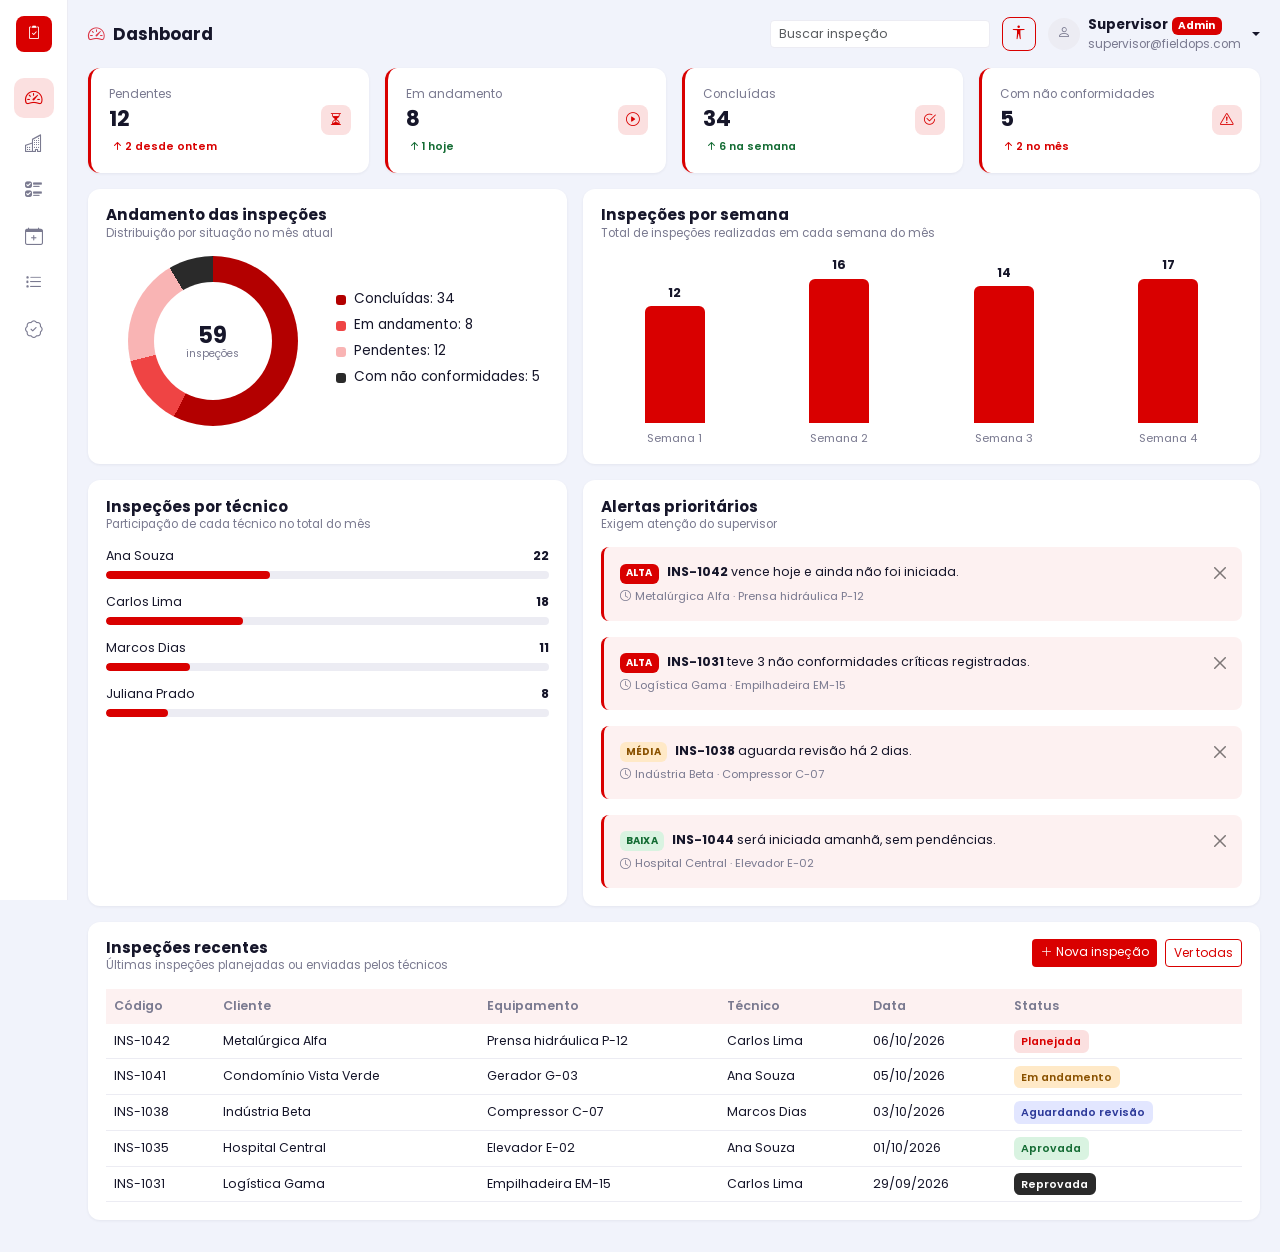
<file: pages/dashboard.html>
<!DOCTYPE html>
<html lang="pt-br">
<head>
  <meta charset="UTF-8">
  <meta name="viewport" content="width=device-width, initial-scale=1">
  <title>Dashboard | Field Ops</title>
  <link rel="preconnect" href="https://fonts.googleapis.com">
  <link href="https://fonts.googleapis.com/css2?family=Poppins:wght@400;500;600;700&display=swap" rel="stylesheet">
  <link href="https://cdn.jsdelivr.net/npm/bootstrap@5.3.3/dist/css/bootstrap.min.css" rel="stylesheet">
  <link href="https://cdn.jsdelivr.net/npm/bootstrap-icons@1.11.3/font/bootstrap-icons.min.css" rel="stylesheet">
  <link href="../css/style.css" rel="stylesheet">
</head>
<body>

<nav class="sidebar" aria-label="Menu principal">
  <div class="logo"><i class="bi bi-clipboard2-check"></i></div>
  <a href="dashboard.html" class="active" title="Dashboard" aria-current="page"><i class="bi bi-speedometer2"></i></a>
  <a href="clientes.html" title="Clientes, locais e equipamentos"><i class="bi bi-buildings"></i></a>
  <a href="modelos-checklist.html" title="Modelos de checklist"><i class="bi bi-ui-checks"></i></a>
  <a href="planejar-inspecao.html" title="Planejar inspeção"><i class="bi bi-calendar-plus"></i></a>
  <a href="acompanhamento.html" title="Acompanhamento"><i class="bi bi-list-task"></i></a>
  <a href="revisao-inspecao.html" title="Revisão"><i class="bi bi-patch-check"></i></a>
</nav>

<main class="main">
  <header class="topbar">
    <h1><i class="bi bi-speedometer2 text-danger me-2"></i>Dashboard</h1>
    <input class="form-control form-control-sm search" type="search" placeholder="Buscar inspeção" aria-label="Buscar">
    <button class="icon-btn" data-bs-toggle="modal" data-bs-target="#acessibilidade" title="Acessibilidade" aria-label="Acessibilidade"><i class="bi bi-universal-access"></i></button>
    <div class="dropdown">
      <a class="d-flex align-items-center gap-2 text-decoration-none text-reset dropdown-toggle" href="#" data-bs-toggle="dropdown">
        <span class="avatar"><i class="bi bi-person"></i></span>
        <span class="lh-sm d-none d-sm-block"><strong>Supervisor</strong> <span class="badge badge-free">Admin</span><br><small class="text-muted-fo">supervisor@fieldops.com</small></span>
      </a>
      <ul class="dropdown-menu dropdown-menu-end">
        <li><a class="dropdown-item" href="#">Meu perfil</a></li>
        <li><a class="dropdown-item" href="../index.html">Sair</a></li>
      </ul>
    </div>
  </header>

  <!-- indicadores -->
  <section class="row g-3 mb-3" aria-label="Indicadores">
    <div class="col-6 col-lg-3">
      <div class="panel kpi">
        <div><small>Pendentes</small><strong>12</strong>
          <span class="kpi-trend bad"><i class="bi bi-arrow-up-short"></i>2 desde ontem</span></div>
        <span class="ico"><i class="bi bi-hourglass-split"></i></span>
      </div>
    </div>
    <div class="col-6 col-lg-3">
      <div class="panel kpi">
        <div><small>Em andamento</small><strong>8</strong>
          <span class="kpi-trend good"><i class="bi bi-arrow-up-short"></i>1 hoje</span></div>
        <span class="ico"><i class="bi bi-play-circle"></i></span>
      </div>
    </div>
    <div class="col-6 col-lg-3">
      <div class="panel kpi">
        <div><small>Concluídas</small><strong>34</strong>
          <span class="kpi-trend good"><i class="bi bi-arrow-up-short"></i>6 na semana</span></div>
        <span class="ico"><i class="bi bi-check2-circle"></i></span>
      </div>
    </div>
    <div class="col-6 col-lg-3">
      <div class="panel kpi">
        <div><small>Com não conformidades</small><strong>5</strong>
          <span class="kpi-trend bad"><i class="bi bi-arrow-up-short"></i>2 no mês</span></div>
        <span class="ico"><i class="bi bi-exclamation-triangle"></i></span>
      </div>
    </div>
  </section>

  <div class="row g-3 mb-3">
    <!-- rosca: situação -->
    <section class="col-lg-5">
      <div class="panel">
        <h2>Andamento das inspeções</h2>
        <p class="sub">Distribuição por situação no mês atual</p>
        <div class="row align-items-center g-3">
          <div class="col-sm-6">
            <div class="donut" role="img" aria-label="59 inspeções no total"><span>59<small>inspeções</small></span></div>
          </div>
          <div class="col-sm-6">
            <ul class="legend">
              <li><i style="background:var(--c-done)"></i>Concluídas: 34</li>
              <li><i style="background:var(--c-run)"></i>Em andamento: 8</li>
              <li><i style="background:var(--c-pend)"></i>Pendentes: 12</li>
              <li><i style="background:var(--c-nc)"></i>Com não conformidades: 5</li>
            </ul>
          </div>
        </div>
      </div>
    </section>

    <!-- barras: inspeções por semana -->
    <section class="col-lg-7">
      <div class="panel">
        <h2>Inspeções por semana</h2>
        <p class="sub">Total de inspeções realizadas em cada semana do mês</p>
        <div class="bars" role="img" aria-label="Inspeções por semana: semana 1 com 12, semana 2 com 16, semana 3 com 14 e semana 4 com 17">
          <div class="bar-col"><div class="bar-track"><strong>12</strong><div class="bar" style="--h:70%"></div></div><small>Semana 1</small></div>
          <div class="bar-col"><div class="bar-track"><strong>16</strong><div class="bar" style="--h:94%"></div></div><small>Semana 2</small></div>
          <div class="bar-col"><div class="bar-track"><strong>14</strong><div class="bar" style="--h:82%"></div></div><small>Semana 3</small></div>
          <div class="bar-col"><div class="bar-track"><strong>17</strong><div class="bar" style="--h:100%"></div></div><small>Semana 4</small></div>
        </div>
      </div>
    </section>
  </div>

  <div class="row g-3 mb-3">
    <!-- inspeções por técnico -->
    <section class="col-lg-5">
      <div class="panel">
        <h2>Inspeções por técnico</h2>
        <p class="sub">Participação de cada técnico no total do mês</p>

        <div class="tec-row">
          <div class="top"><span>Ana Souza</span><strong>22</strong></div>
          <div class="progress" role="progressbar" aria-label="Ana Souza" aria-valuenow="37" aria-valuemin="0" aria-valuemax="100">
            <div class="progress-bar" style="width:37%"></div></div>
        </div>
        <div class="tec-row">
          <div class="top"><span>Carlos Lima</span><strong>18</strong></div>
          <div class="progress" role="progressbar" aria-label="Carlos Lima" aria-valuenow="31" aria-valuemin="0" aria-valuemax="100">
            <div class="progress-bar" style="width:31%"></div></div>
        </div>
        <div class="tec-row">
          <div class="top"><span>Marcos Dias</span><strong>11</strong></div>
          <div class="progress" role="progressbar" aria-label="Marcos Dias" aria-valuenow="19" aria-valuemin="0" aria-valuemax="100">
            <div class="progress-bar" style="width:19%"></div></div>
        </div>
        <div class="tec-row">
          <div class="top"><span>Juliana Prado</span><strong>8</strong></div>
          <div class="progress" role="progressbar" aria-label="Juliana Prado" aria-valuenow="14" aria-valuemin="0" aria-valuemax="100">
            <div class="progress-bar" style="width:14%"></div></div>
        </div>
      </div>
    </section>

    <!-- alertas prioritários -->
    <section class="col-lg-7">
      <div class="panel">
        <h2>Alertas prioritários</h2>
        <p class="sub">Exigem atenção do supervisor</p>

        <div class="alert alert-fo alert-dismissible fade show" role="alert">
          <span class="badge-prio badge-prio-alta me-2">Alta</span><strong>INS-1042</strong> vence hoje e ainda não foi iniciada.
          <span class="alert-meta"><i class="bi bi-clock me-1"></i>Metalúrgica Alfa · Prensa hidráulica P-12</span>
          <button type="button" class="btn-close" data-bs-dismiss="alert" aria-label="Dispensar alerta"></button>
        </div>
        <div class="alert alert-fo alert-dismissible fade show" role="alert">
          <span class="badge-prio badge-prio-alta me-2">Alta</span><strong>INS-1031</strong> teve 3 não conformidades críticas registradas.
          <span class="alert-meta"><i class="bi bi-clock me-1"></i>Logística Gama · Empilhadeira EM-15</span>
          <button type="button" class="btn-close" data-bs-dismiss="alert" aria-label="Dispensar alerta"></button>
        </div>
        <div class="alert alert-fo alert-dismissible fade show" role="alert">
          <span class="badge-prio badge-prio-media me-2">Média</span><strong>INS-1038</strong> aguarda revisão há 2 dias.
          <span class="alert-meta"><i class="bi bi-clock me-1"></i>Indústria Beta · Compressor C-07</span>
          <button type="button" class="btn-close" data-bs-dismiss="alert" aria-label="Dispensar alerta"></button>
        </div>
        <div class="alert alert-fo alert-dismissible fade show mb-0" role="alert">
          <span class="badge-prio badge-prio-baixa me-2">Baixa</span><strong>INS-1044</strong> será iniciada amanhã, sem pendências.
          <span class="alert-meta"><i class="bi bi-clock me-1"></i>Hospital Central · Elevador E-02</span>
          <button type="button" class="btn-close" data-bs-dismiss="alert" aria-label="Dispensar alerta"></button>
        </div>
      </div>
    </section>
  </div>

  <!-- recentes -->
  <section class="panel">
    <div class="d-flex justify-content-between align-items-start flex-wrap gap-2">
      <div><h2>Inspeções recentes</h2><p class="sub">Últimas inspeções planejadas ou enviadas pelos técnicos</p></div>
      <div class="d-flex gap-2"><a href="planejar-inspecao.html" class="btn btn-brand btn-sm"><i class="bi bi-plus-lg me-1"></i>Nova inspeção</a><a href="acompanhamento.html" class="btn btn-outline-brand btn-sm">Ver todas</a></div>
    </div>
    <div class="table-responsive">
      <table class="table align-middle">
        <thead><tr><th>Código</th><th>Cliente</th><th>Equipamento</th><th>Técnico</th><th>Data</th><th>Status</th></tr></thead>
        <tbody>
          <tr><td>INS-1042</td><td>Metalúrgica Alfa</td><td>Prensa hidráulica P-12</td><td>Carlos Lima</td><td>06/10/2026</td><td><span class="st st-plan">Planejada</span></td></tr>
          <tr><td>INS-1041</td><td>Condomínio Vista Verde</td><td>Gerador G-03</td><td>Ana Souza</td><td>05/10/2026</td><td><span class="st st-run">Em andamento</span></td></tr>
          <tr><td>INS-1038</td><td>Indústria Beta</td><td>Compressor C-07</td><td>Marcos Dias</td><td>03/10/2026</td><td><span class="st st-rev">Aguardando revisão</span></td></tr>
          <tr><td>INS-1035</td><td>Hospital Central</td><td>Elevador E-02</td><td>Ana Souza</td><td>01/10/2026</td><td><span class="st st-ok">Aprovada</span></td></tr>
          <tr><td>INS-1031</td><td>Logística Gama</td><td>Empilhadeira EM-15</td><td>Carlos Lima</td><td>29/09/2026</td><td><span class="st st-bad">Reprovada</span></td></tr>
        </tbody>
      </table>
    </div>
  </section>
</main>

<!-- acessibilidade -->
<div class="modal fade" id="acessibilidade" tabindex="-1" aria-labelledby="acessTitulo" aria-hidden="true">
  <div class="modal-dialog modal-dialog-centered modal-sm">
    <div class="modal-content">
      <div class="modal-header border-0">
        <h2 class="modal-title fs-6 fw-bold" id="acessTitulo">Acessibilidade</h2>
        <button type="button" class="btn-close" data-bs-dismiss="modal" aria-label="Fechar"></button>
      </div>
      <div class="modal-body pt-0">
        <div class="form-check form-switch">
          <input class="form-check-input" type="checkbox" role="switch" id="darkSwitch">
          <label class="form-check-label" for="darkSwitch">Modo escuro</label>
        </div>
      </div>
    </div>
  </div>
</div>

<script src="https://cdn.jsdelivr.net/npm/bootstrap@5.3.3/dist/js/bootstrap.bundle.min.js"></script>
</body>
</html>
</file>
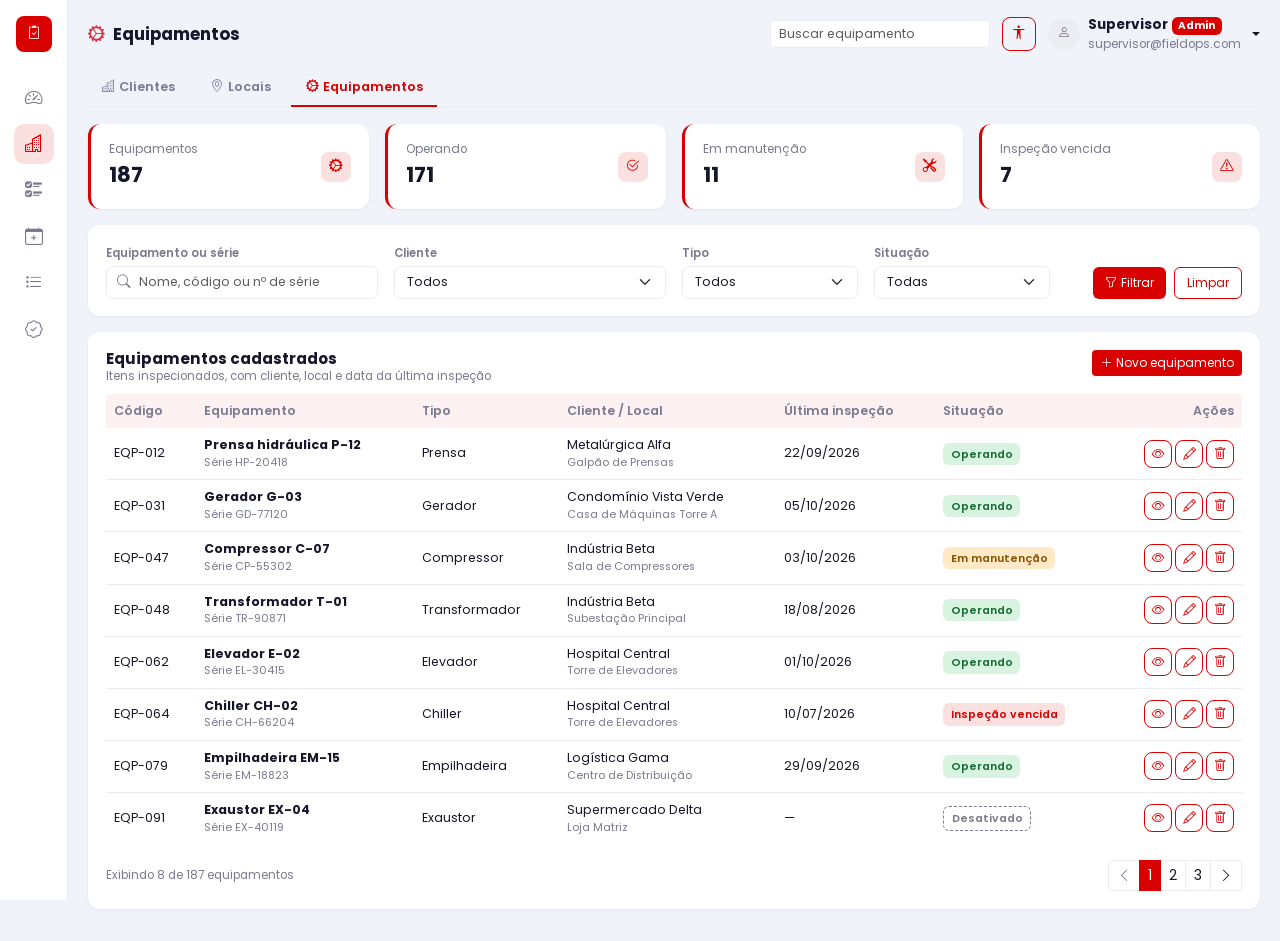
<file: pages/equipamento.html>
<!DOCTYPE html>
<html lang="pt-br">
<head>
  <meta charset="UTF-8">
  <meta name="viewport" content="width=device-width, initial-scale=1">
  <title>Equipamentos | Field Ops</title>
  <link rel="preconnect" href="https://fonts.googleapis.com">
  <link href="https://fonts.googleapis.com/css2?family=Poppins:wght@400;500;600;700&display=swap" rel="stylesheet">
  <link href="https://cdn.jsdelivr.net/npm/bootstrap@5.3.3/dist/css/bootstrap.min.css" rel="stylesheet">
  <link href="https://cdn.jsdelivr.net/npm/bootstrap-icons@1.11.3/font/bootstrap-icons.min.css" rel="stylesheet">
  <link href="../css/style.css" rel="stylesheet">
</head>
<body>

<nav class="sidebar" aria-label="Menu principal">
  <div class="logo"><i class="bi bi-clipboard2-check"></i></div>
  <a href="dashboard.html" title="Dashboard"><i class="bi bi-speedometer2"></i></a>
  <a href="clientes.html" class="active" title="Clientes, locais e equipamentos" aria-current="page"><i class="bi bi-buildings"></i></a>
  <a href="modelos-checklist.html" title="Modelos de checklist"><i class="bi bi-ui-checks"></i></a>
  <a href="planejar-inspecao.html" title="Planejar inspeção"><i class="bi bi-calendar-plus"></i></a>
  <a href="acompanhamento.html" title="Acompanhamento"><i class="bi bi-list-task"></i></a>
  <a href="revisao-inspecao.html" title="Revisão"><i class="bi bi-patch-check"></i></a>
</nav>

<main class="main">
  <header class="topbar">
    <h1><i class="bi bi-gear-wide-connected text-danger me-2"></i>Equipamentos</h1>
    <input class="form-control form-control-sm search" type="search" placeholder="Buscar equipamento" aria-label="Buscar">
    <button class="icon-btn" data-bs-toggle="modal" data-bs-target="#acessibilidade" title="Acessibilidade" aria-label="Acessibilidade"><i class="bi bi-universal-access"></i></button>
    <div class="dropdown">
      <a class="d-flex align-items-center gap-2 text-decoration-none text-reset dropdown-toggle" href="#" data-bs-toggle="dropdown">
        <span class="avatar"><i class="bi bi-person"></i></span>
        <span class="lh-sm d-none d-sm-block"><strong>Supervisor</strong> <span class="badge badge-free">Admin</span><br><small class="text-muted-fo">supervisor@fieldops.com</small></span>
      </a>
      <ul class="dropdown-menu dropdown-menu-end">
        <li><a class="dropdown-item" href="#">Meu perfil</a></li>
        <li><a class="dropdown-item" href="../index.html">Sair</a></li>
      </ul>
    </div>
  </header>

  <ul class="nav nav-fo mb-3" aria-label="Seções de cadastro">
    <li class="nav-item"><a class="nav-link" href="clientes.html"><i class="bi bi-buildings me-1"></i>Clientes</a></li>
    <li class="nav-item"><a class="nav-link" href="locais.html"><i class="bi bi-geo-alt me-1"></i>Locais</a></li>
    <li class="nav-item"><a class="nav-link active" aria-current="page" href="equipamentos.html"><i class="bi bi-gear-wide-connected me-1"></i>Equipamentos</a></li>
  </ul>

  <!-- resumo -->
  <section class="row g-3 mb-3" aria-label="Resumo de equipamentos">
    <div class="col-6 col-lg-3"><div class="panel kpi"><div><small>Equipamentos</small><strong>187</strong></div><span class="ico"><i class="bi bi-gear-wide-connected"></i></span></div></div>
    <div class="col-6 col-lg-3"><div class="panel kpi"><div><small>Operando</small><strong>171</strong></div><span class="ico"><i class="bi bi-check2-circle"></i></span></div></div>
    <div class="col-6 col-lg-3"><div class="panel kpi"><div><small>Em manutenção</small><strong>11</strong></div><span class="ico"><i class="bi bi-tools"></i></span></div></div>
    <div class="col-6 col-lg-3"><div class="panel kpi"><div><small>Inspeção vencida</small><strong>7</strong></div><span class="ico"><i class="bi bi-exclamation-triangle"></i></span></div></div>
  </section>

  <!-- filtros -->
  <section class="panel filters mb-3" aria-label="Filtros">
    <form>
      <div class="row g-3 align-items-end">
        <div class="col-md-3">
          <label class="filter-label" for="fBusca">Equipamento ou série</label>
          <div class="input-icon">
            <i class="bi bi-search"></i>
            <input type="search" class="form-control" id="fBusca" placeholder="Nome, código ou nº de série">
          </div>
        </div>
        <div class="col-6 col-md-3">
          <label class="filter-label" for="fCliente">Cliente</label>
          <select class="form-select" id="fCliente">
            <option selected>Todos</option>
            <option>Metalúrgica Alfa</option>
            <option>Condomínio Vista Verde</option>
            <option>Indústria Beta</option>
            <option>Hospital Central</option>
            <option>Logística Gama</option>
            <option>Supermercado Delta</option>
          </select>
        </div>
        <div class="col-6 col-md-2">
          <label class="filter-label" for="fTipo">Tipo</label>
          <select class="form-select" id="fTipo">
            <option selected>Todos</option>
            <option>Prensa</option>
            <option>Gerador</option>
            <option>Compressor</option>
            <option>Elevador</option>
            <option>Empilhadeira</option>
            <option>Transformador</option>
            <option>Chiller</option>
          </select>
        </div>
        <div class="col-6 col-md-2">
          <label class="filter-label" for="fStatus">Situação</label>
          <select class="form-select" id="fStatus">
            <option selected>Todas</option>
            <option>Operando</option>
            <option>Em manutenção</option>
            <option>Desativado</option>
          </select>
        </div>
        <div class="col-6 col-md-2 d-flex gap-2 justify-content-md-end">
          <button type="submit" class="btn btn-brand"><i class="bi bi-funnel me-1"></i>Filtrar</button>
          <button type="reset" class="btn btn-outline-brand">Limpar</button>
        </div>
      </div>
    </form>
  </section>

  <!-- lista -->
  <section class="panel">
    <div class="d-flex justify-content-between align-items-start flex-wrap gap-2 mb-2">
      <div>
        <h2>Equipamentos cadastrados</h2>
        <p class="sub mb-0">Itens inspecionados, com cliente, local e data da última inspeção</p>
      </div>
      <button class="btn btn-brand btn-sm" data-bs-toggle="modal" data-bs-target="#modalEquip"><i class="bi bi-plus-lg me-1"></i>Novo equipamento</button>
    </div>

    <div class="table-responsive">
      <table class="table table-hover align-middle">
        <caption class="visually-hidden">Lista de equipamentos cadastrados</caption>
        <thead>
          <tr><th>Código</th><th>Equipamento</th><th>Tipo</th><th>Cliente / Local</th><th>Última inspeção</th><th>Situação</th><th class="text-end">Ações</th></tr>
        </thead>
        <tbody>
          <tr>
            <td>EQP-012</td>
            <td><strong>Prensa hidráulica P-12</strong><small class="text-muted-fo d-block">Série HP-20418</small></td>
            <td>Prensa</td>
            <td>Metalúrgica Alfa<small class="text-muted-fo d-block">Galpão de Prensas</small></td>
            <td>22/09/2026</td>
            <td><span class="st st-ok">Operando</span></td>
            <td class="text-end text-nowrap">
              <button class="icon-btn icon-btn-sm" data-bs-toggle="modal" data-bs-target="#modalVerEquip" title="Visualizar" aria-label="Visualizar Prensa hidráulica P-12"><i class="bi bi-eye"></i></button>
              <button class="icon-btn icon-btn-sm" data-bs-toggle="modal" data-bs-target="#modalEquip" title="Editar" aria-label="Editar Prensa hidráulica P-12"><i class="bi bi-pencil"></i></button>
              <button class="icon-btn icon-btn-sm" data-bs-toggle="modal" data-bs-target="#modalExcluir" title="Excluir" aria-label="Excluir Prensa hidráulica P-12"><i class="bi bi-trash"></i></button>
            </td>
          </tr>
          <tr>
            <td>EQP-031</td>
            <td><strong>Gerador G-03</strong><small class="text-muted-fo d-block">Série GD-77120</small></td>
            <td>Gerador</td>
            <td>Condomínio Vista Verde<small class="text-muted-fo d-block">Casa de Máquinas Torre A</small></td>
            <td>05/10/2026</td>
            <td><span class="st st-ok">Operando</span></td>
            <td class="text-end text-nowrap">
              <button class="icon-btn icon-btn-sm" data-bs-toggle="modal" data-bs-target="#modalVerEquip" title="Visualizar" aria-label="Visualizar Gerador G-03"><i class="bi bi-eye"></i></button>
              <button class="icon-btn icon-btn-sm" data-bs-toggle="modal" data-bs-target="#modalEquip" title="Editar" aria-label="Editar Gerador G-03"><i class="bi bi-pencil"></i></button>
              <button class="icon-btn icon-btn-sm" data-bs-toggle="modal" data-bs-target="#modalExcluir" title="Excluir" aria-label="Excluir Gerador G-03"><i class="bi bi-trash"></i></button>
            </td>
          </tr>
          <tr>
            <td>EQP-047</td>
            <td><strong>Compressor C-07</strong><small class="text-muted-fo d-block">Série CP-55302</small></td>
            <td>Compressor</td>
            <td>Indústria Beta<small class="text-muted-fo d-block">Sala de Compressores</small></td>
            <td>03/10/2026</td>
            <td><span class="st st-run">Em manutenção</span></td>
            <td class="text-end text-nowrap">
              <button class="icon-btn icon-btn-sm" data-bs-toggle="modal" data-bs-target="#modalVerEquip" title="Visualizar" aria-label="Visualizar Compressor C-07"><i class="bi bi-eye"></i></button>
              <button class="icon-btn icon-btn-sm" data-bs-toggle="modal" data-bs-target="#modalEquip" title="Editar" aria-label="Editar Compressor C-07"><i class="bi bi-pencil"></i></button>
              <button class="icon-btn icon-btn-sm" data-bs-toggle="modal" data-bs-target="#modalExcluir" title="Excluir" aria-label="Excluir Compressor C-07"><i class="bi bi-trash"></i></button>
            </td>
          </tr>
          <tr>
            <td>EQP-048</td>
            <td><strong>Transformador T-01</strong><small class="text-muted-fo d-block">Série TR-90871</small></td>
            <td>Transformador</td>
            <td>Indústria Beta<small class="text-muted-fo d-block">Subestação Principal</small></td>
            <td>18/08/2026</td>
            <td><span class="st st-ok">Operando</span></td>
            <td class="text-end text-nowrap">
              <button class="icon-btn icon-btn-sm" data-bs-toggle="modal" data-bs-target="#modalVerEquip" title="Visualizar" aria-label="Visualizar Transformador T-01"><i class="bi bi-eye"></i></button>
              <button class="icon-btn icon-btn-sm" data-bs-toggle="modal" data-bs-target="#modalEquip" title="Editar" aria-label="Editar Transformador T-01"><i class="bi bi-pencil"></i></button>
              <button class="icon-btn icon-btn-sm" data-bs-toggle="modal" data-bs-target="#modalExcluir" title="Excluir" aria-label="Excluir Transformador T-01"><i class="bi bi-trash"></i></button>
            </td>
          </tr>
          <tr>
            <td>EQP-062</td>
            <td><strong>Elevador E-02</strong><small class="text-muted-fo d-block">Série EL-30415</small></td>
            <td>Elevador</td>
            <td>Hospital Central<small class="text-muted-fo d-block">Torre de Elevadores</small></td>
            <td>01/10/2026</td>
            <td><span class="st st-ok">Operando</span></td>
            <td class="text-end text-nowrap">
              <button class="icon-btn icon-btn-sm" data-bs-toggle="modal" data-bs-target="#modalVerEquip" title="Visualizar" aria-label="Visualizar Elevador E-02"><i class="bi bi-eye"></i></button>
              <button class="icon-btn icon-btn-sm" data-bs-toggle="modal" data-bs-target="#modalEquip" title="Editar" aria-label="Editar Elevador E-02"><i class="bi bi-pencil"></i></button>
              <button class="icon-btn icon-btn-sm" data-bs-toggle="modal" data-bs-target="#modalExcluir" title="Excluir" aria-label="Excluir Elevador E-02"><i class="bi bi-trash"></i></button>
            </td>
          </tr>
          <tr>
            <td>EQP-064</td>
            <td><strong>Chiller CH-02</strong><small class="text-muted-fo d-block">Série CH-66204</small></td>
            <td>Chiller</td>
            <td>Hospital Central<small class="text-muted-fo d-block">Torre de Elevadores</small></td>
            <td>10/07/2026</td>
            <td><span class="st st-plan">Inspeção vencida</span></td>
            <td class="text-end text-nowrap">
              <button class="icon-btn icon-btn-sm" data-bs-toggle="modal" data-bs-target="#modalVerEquip" title="Visualizar" aria-label="Visualizar Chiller CH-02"><i class="bi bi-eye"></i></button>
              <button class="icon-btn icon-btn-sm" data-bs-toggle="modal" data-bs-target="#modalEquip" title="Editar" aria-label="Editar Chiller CH-02"><i class="bi bi-pencil"></i></button>
              <button class="icon-btn icon-btn-sm" data-bs-toggle="modal" data-bs-target="#modalExcluir" title="Excluir" aria-label="Excluir Chiller CH-02"><i class="bi bi-trash"></i></button>
            </td>
          </tr>
          <tr>
            <td>EQP-079</td>
            <td><strong>Empilhadeira EM-15</strong><small class="text-muted-fo d-block">Série EM-18823</small></td>
            <td>Empilhadeira</td>
            <td>Logística Gama<small class="text-muted-fo d-block">Centro de Distribuição</small></td>
            <td>29/09/2026</td>
            <td><span class="st st-ok">Operando</span></td>
            <td class="text-end text-nowrap">
              <button class="icon-btn icon-btn-sm" data-bs-toggle="modal" data-bs-target="#modalVerEquip" title="Visualizar" aria-label="Visualizar Empilhadeira EM-15"><i class="bi bi-eye"></i></button>
              <button class="icon-btn icon-btn-sm" data-bs-toggle="modal" data-bs-target="#modalEquip" title="Editar" aria-label="Editar Empilhadeira EM-15"><i class="bi bi-pencil"></i></button>
              <button class="icon-btn icon-btn-sm" data-bs-toggle="modal" data-bs-target="#modalExcluir" title="Excluir" aria-label="Excluir Empilhadeira EM-15"><i class="bi bi-trash"></i></button>
            </td>
          </tr>
          <tr>
            <td>EQP-091</td>
            <td><strong>Exaustor EX-04</strong><small class="text-muted-fo d-block">Série EX-40119</small></td>
            <td>Exaustor</td>
            <td>Supermercado Delta<small class="text-muted-fo d-block">Loja Matriz</small></td>
            <td>—</td>
            <td><span class="st st-draft">Desativado</span></td>
            <td class="text-end text-nowrap">
              <button class="icon-btn icon-btn-sm" data-bs-toggle="modal" data-bs-target="#modalVerEquip" title="Visualizar" aria-label="Visualizar Exaustor EX-04"><i class="bi bi-eye"></i></button>
              <button class="icon-btn icon-btn-sm" data-bs-toggle="modal" data-bs-target="#modalEquip" title="Editar" aria-label="Editar Exaustor EX-04"><i class="bi bi-pencil"></i></button>
              <button class="icon-btn icon-btn-sm" data-bs-toggle="modal" data-bs-target="#modalExcluir" title="Excluir" aria-label="Excluir Exaustor EX-04"><i class="bi bi-trash"></i></button>
            </td>
          </tr>
        </tbody>
      </table>
    </div>

    <div class="d-flex justify-content-between align-items-center flex-wrap gap-2 mt-3">
      <span class="result-info">Exibindo 8 de 187 equipamentos</span>
      <nav aria-label="Paginação de equipamentos">
        <ul class="pagination pagination-sm">
          <li class="page-item disabled"><a class="page-link" href="#" aria-label="Anterior"><i class="bi bi-chevron-left"></i></a></li>
          <li class="page-item active" aria-current="page"><a class="page-link" href="#">1</a></li>
          <li class="page-item"><a class="page-link" href="#">2</a></li>
          <li class="page-item"><a class="page-link" href="#">3</a></li>
          <li class="page-item"><a class="page-link" href="#" aria-label="Próxima"><i class="bi bi-chevron-right"></i></a></li>
        </ul>
      </nav>
    </div>
  </section>
</main>

<!-- cadastro / edição de equipamento -->
<div class="modal fade" id="modalEquip" tabindex="-1" aria-labelledby="equipTitulo" aria-hidden="true">
  <div class="modal-dialog modal-dialog-centered modal-lg modal-dialog-scrollable">
    <div class="modal-content">
      <div class="modal-header border-0">
        <h2 class="modal-title fs-6 fw-bold" id="equipTitulo">Cadastro de equipamento</h2>
        <button type="button" class="btn-close" data-bs-dismiss="modal" aria-label="Fechar"></button>
      </div>
      <div class="modal-body filters pt-0">
        <form>
          <p class="form-section">Identificação</p>
          <div class="row g-3">
            <div class="col-md-8">
              <label class="filter-label req" for="eNome">Nome do equipamento</label>
              <input type="text" class="form-control" id="eNome" placeholder="Ex.: Prensa hidráulica P-12" required>
            </div>
            <div class="col-md-4">
              <label class="filter-label req" for="eTipo">Tipo</label>
              <select class="form-select" id="eTipo" required>
                <option value="" selected disabled>Selecione</option>
                <option>Prensa</option><option>Gerador</option><option>Compressor</option><option>Elevador</option>
                <option>Empilhadeira</option><option>Transformador</option><option>Chiller</option><option>Exaustor</option>
              </select>
            </div>
            <div class="col-md-4">
              <label class="filter-label req" for="eSerie">Nº de série</label>
              <input type="text" class="form-control" id="eSerie" required>
            </div>
            <div class="col-md-4">
              <label class="filter-label" for="eFabricante">Fabricante</label>
              <input type="text" class="form-control" id="eFabricante">
            </div>
            <div class="col-md-4">
              <label class="filter-label" for="eModelo">Modelo</label>
              <input type="text" class="form-control" id="eModelo">
            </div>
          </div>

          <p class="form-section">Vínculo</p>
          <div class="row g-3">
            <div class="col-md-6">
              <label class="filter-label req" for="eCliente">Cliente</label>
              <select class="form-select" id="eCliente" required>
                <option value="" selected disabled>Selecione</option>
                <option>Metalúrgica Alfa</option><option>Condomínio Vista Verde</option><option>Indústria Beta</option>
                <option>Hospital Central</option><option>Logística Gama</option><option>Supermercado Delta</option>
              </select>
            </div>
            <div class="col-md-6">
              <label class="filter-label req" for="eLocal">Local</label>
              <select class="form-select" id="eLocal" required>
                <option value="" selected disabled>Selecione</option>
                <option>Planta Sorocaba</option><option>Galpão de Prensas</option><option>Casa de Máquinas Torre A</option>
                <option>Subestação Principal</option><option>Sala de Compressores</option><option>Torre de Elevadores</option>
                <option>Centro de Distribuição</option><option>Loja Matriz</option>
              </select>
            </div>
            <div class="col-md-6">
              <label class="filter-label" for="eInstalacao">Data de instalação</label>
              <input type="date" class="form-control" id="eInstalacao">
            </div>
            <div class="col-md-6">
              <label class="filter-label" for="eSituacao">Situação</label>
              <select class="form-select" id="eSituacao"><option selected>Operando</option><option>Em manutenção</option><option>Desativado</option></select>
            </div>
            <div class="col-12">
              <label class="filter-label" for="eObs">Observações</label>
              <textarea class="form-control" id="eObs" rows="3" placeholder="Informações técnicas e pontos de atenção do equipamento"></textarea>
            </div>
          </div>
        </form>
      </div>
      <div class="modal-footer border-0">
        <button type="button" class="btn btn-outline-brand" data-bs-dismiss="modal">Cancelar</button>
        <button type="button" class="btn btn-brand" data-bs-dismiss="modal"><i class="bi bi-check2 me-1"></i>Salvar equipamento</button>
      </div>
    </div>
  </div>
</div>

<!-- visualizar equipamento -->
<div class="modal fade" id="modalVerEquip" tabindex="-1" aria-labelledby="verEquipTitulo" aria-hidden="true">
  <div class="modal-dialog modal-dialog-centered">
    <div class="modal-content">
      <div class="modal-header border-0">
        <h2 class="modal-title fs-6 fw-bold" id="verEquipTitulo">Detalhes do equipamento</h2>
        <button type="button" class="btn-close" data-bs-dismiss="modal" aria-label="Fechar"></button>
      </div>
      <div class="modal-body pt-0">
        <dl class="resumo row mb-0">
          <div class="col-6"><dt>Equipamento</dt><dd>Prensa hidráulica P-12</dd></div>
          <div class="col-6"><dt>Código</dt><dd>EQP-012</dd></div>
          <div class="col-6"><dt>Nº de série</dt><dd>HP-20418</dd></div>
          <div class="col-6"><dt>Situação</dt><dd><span class="st st-ok">Operando</span></dd></div>
          <div class="col-6"><dt>Cliente</dt><dd>Metalúrgica Alfa</dd></div>
          <div class="col-6"><dt>Local</dt><dd>Galpão de Prensas</dd></div>
          <div class="col-6"><dt>Instalação</dt><dd>14/03/2019</dd></div>
          <div class="col-6"><dt>Última inspeção</dt><dd>22/09/2026</dd></div>
        </dl>
      </div>
      <div class="modal-footer border-0">
        <a href="acompanhamento.html" class="btn btn-outline-brand"><i class="bi bi-list-task me-1"></i>Ver inspeções</a>
        <a href="planejar-inspecao.html" class="btn btn-brand"><i class="bi bi-calendar-plus me-1"></i>Planejar inspeção</a>
      </div>
    </div>
  </div>
</div>

<!-- confirmar exclusão -->
<div class="modal fade" id="modalExcluir" tabindex="-1" aria-labelledby="excluirTitulo" aria-hidden="true">
  <div class="modal-dialog modal-dialog-centered modal-sm">
    <div class="modal-content">
      <div class="modal-header border-0">
        <h2 class="modal-title fs-6 fw-bold" id="excluirTitulo">Excluir equipamento</h2>
        <button type="button" class="btn-close" data-bs-dismiss="modal" aria-label="Fechar"></button>
      </div>
      <div class="modal-body pt-0">
        <div class="alert alert-fo mb-0" role="alert">
          O equipamento sai da lista e não poderá ser escolhido no planejamento de novas inspeções.
        </div>
      </div>
      <div class="modal-footer border-0">
        <button type="button" class="btn btn-outline-brand" data-bs-dismiss="modal">Cancelar</button>
        <button type="button" class="btn btn-brand" data-bs-dismiss="modal">Excluir</button>
      </div>
    </div>
  </div>
</div>

<!-- acessibilidade -->
<div class="modal fade" id="acessibilidade" tabindex="-1" aria-labelledby="acessTitulo" aria-hidden="true">
  <div class="modal-dialog modal-dialog-centered modal-sm">
    <div class="modal-content">
      <div class="modal-header border-0">
        <h2 class="modal-title fs-6 fw-bold" id="acessTitulo">Acessibilidade</h2>
        <button type="button" class="btn-close" data-bs-dismiss="modal" aria-label="Fechar"></button>
      </div>
      <div class="modal-body pt-0">
        <div class="form-check form-switch">
          <input class="form-check-input" type="checkbox" role="switch" id="darkSwitch">
          <label class="form-check-label" for="darkSwitch">Modo escuro</label>
        </div>
      </div>
    </div>
  </div>
</div>

<script src="https://cdn.jsdelivr.net/npm/bootstrap@5.3.3/dist/js/bootstrap.bundle.min.js"></script>
</body>
</html>
</file>
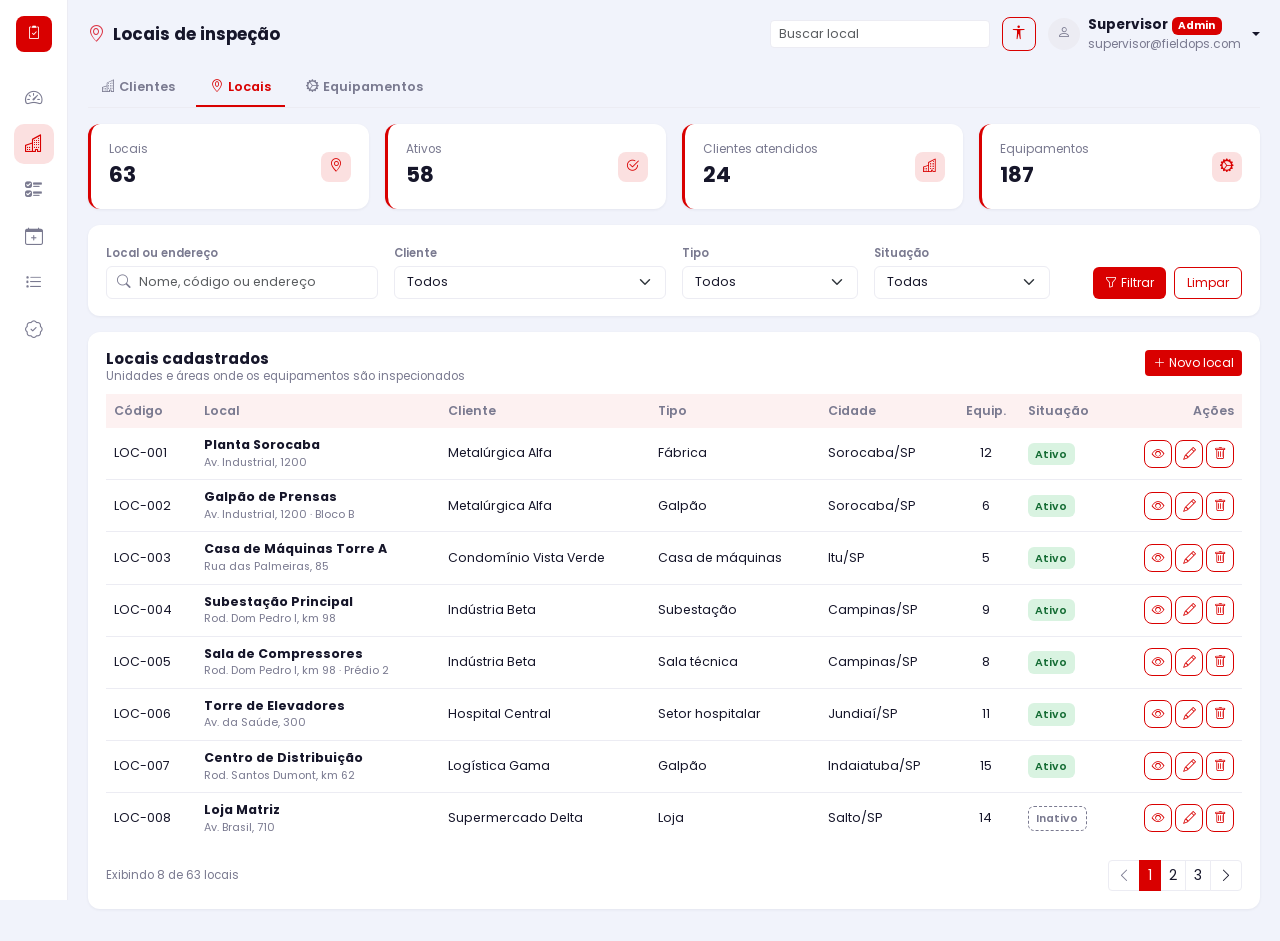
<file: pages/locais.html>
<!DOCTYPE html>
<html lang="pt-br">
<head>
  <meta charset="UTF-8">
  <meta name="viewport" content="width=device-width, initial-scale=1">
  <title>Locais | Field Ops</title>
  <link rel="preconnect" href="https://fonts.googleapis.com">
  <link href="https://fonts.googleapis.com/css2?family=Poppins:wght@400;500;600;700&display=swap" rel="stylesheet">
  <link href="https://cdn.jsdelivr.net/npm/bootstrap@5.3.3/dist/css/bootstrap.min.css" rel="stylesheet">
  <link href="https://cdn.jsdelivr.net/npm/bootstrap-icons@1.11.3/font/bootstrap-icons.min.css" rel="stylesheet">
  <link href="../css/style.css" rel="stylesheet">
</head>
<body>

<nav class="sidebar" aria-label="Menu principal">
  <div class="logo"><i class="bi bi-clipboard2-check"></i></div>
  <a href="dashboard.html" title="Dashboard"><i class="bi bi-speedometer2"></i></a>
  <a href="clientes.html" class="active" title="Clientes, locais e equipamentos" aria-current="page"><i class="bi bi-buildings"></i></a>
  <a href="modelos-checklist.html" title="Modelos de checklist"><i class="bi bi-ui-checks"></i></a>
  <a href="planejar-inspecao.html" title="Planejar inspeção"><i class="bi bi-calendar-plus"></i></a>
  <a href="acompanhamento.html" title="Acompanhamento"><i class="bi bi-list-task"></i></a>
  <a href="revisao-inspecao.html" title="Revisão"><i class="bi bi-patch-check"></i></a>
</nav>

<main class="main">
  <header class="topbar">
    <h1><i class="bi bi-geo-alt text-danger me-2"></i>Locais de inspeção</h1>
    <input class="form-control form-control-sm search" type="search" placeholder="Buscar local" aria-label="Buscar">
    <button class="icon-btn" data-bs-toggle="modal" data-bs-target="#acessibilidade" title="Acessibilidade" aria-label="Acessibilidade"><i class="bi bi-universal-access"></i></button>
    <div class="dropdown">
      <a class="d-flex align-items-center gap-2 text-decoration-none text-reset dropdown-toggle" href="#" data-bs-toggle="dropdown">
        <span class="avatar"><i class="bi bi-person"></i></span>
        <span class="lh-sm d-none d-sm-block"><strong>Supervisor</strong> <span class="badge badge-free">Admin</span><br><small class="text-muted-fo">supervisor@fieldops.com</small></span>
      </a>
      <ul class="dropdown-menu dropdown-menu-end">
        <li><a class="dropdown-item" href="#">Meu perfil</a></li>
        <li><a class="dropdown-item" href="../index.html">Sair</a></li>
      </ul>
    </div>
  </header>

  <ul class="nav nav-fo mb-3" aria-label="Seções de cadastro">
    <li class="nav-item"><a class="nav-link" href="clientes.html"><i class="bi bi-buildings me-1"></i>Clientes</a></li>
    <li class="nav-item"><a class="nav-link active" aria-current="page" href="locais.html"><i class="bi bi-geo-alt me-1"></i>Locais</a></li>
    <li class="nav-item"><a class="nav-link" href="equipamentos.html"><i class="bi bi-gear-wide-connected me-1"></i>Equipamentos</a></li>
  </ul>

  <!-- resumo -->
  <section class="row g-3 mb-3" aria-label="Resumo de locais">
    <div class="col-6 col-lg-3"><div class="panel kpi"><div><small>Locais</small><strong>63</strong></div><span class="ico"><i class="bi bi-geo-alt"></i></span></div></div>
    <div class="col-6 col-lg-3"><div class="panel kpi"><div><small>Ativos</small><strong>58</strong></div><span class="ico"><i class="bi bi-check2-circle"></i></span></div></div>
    <div class="col-6 col-lg-3"><div class="panel kpi"><div><small>Clientes atendidos</small><strong>24</strong></div><span class="ico"><i class="bi bi-buildings"></i></span></div></div>
    <div class="col-6 col-lg-3"><div class="panel kpi"><div><small>Equipamentos</small><strong>187</strong></div><span class="ico"><i class="bi bi-gear-wide-connected"></i></span></div></div>
  </section>

  <!-- filtros -->
  <section class="panel filters mb-3" aria-label="Filtros">
    <form>
      <div class="row g-3 align-items-end">
        <div class="col-md-3">
          <label class="filter-label" for="fBusca">Local ou endereço</label>
          <div class="input-icon">
            <i class="bi bi-search"></i>
            <input type="search" class="form-control" id="fBusca" placeholder="Nome, código ou endereço">
          </div>
        </div>
        <div class="col-6 col-md-3">
          <label class="filter-label" for="fCliente">Cliente</label>
          <select class="form-select" id="fCliente">
            <option selected>Todos</option>
            <option>Metalúrgica Alfa</option>
            <option>Condomínio Vista Verde</option>
            <option>Indústria Beta</option>
            <option>Hospital Central</option>
            <option>Logística Gama</option>
            <option>Supermercado Delta</option>
          </select>
        </div>
        <div class="col-6 col-md-2">
          <label class="filter-label" for="fTipo">Tipo</label>
          <select class="form-select" id="fTipo">
            <option selected>Todos</option>
            <option>Fábrica</option>
            <option>Galpão</option>
            <option>Casa de máquinas</option>
            <option>Subestação</option>
            <option>Sala técnica</option>
            <option>Setor hospitalar</option>
            <option>Loja</option>
          </select>
        </div>
        <div class="col-6 col-md-2">
          <label class="filter-label" for="fStatus">Situação</label>
          <select class="form-select" id="fStatus">
            <option selected>Todas</option>
            <option>Ativo</option>
            <option>Inativo</option>
          </select>
        </div>
        <div class="col-6 col-md-2 d-flex gap-2 justify-content-md-end">
          <button type="submit" class="btn btn-brand"><i class="bi bi-funnel me-1"></i>Filtrar</button>
          <button type="reset" class="btn btn-outline-brand">Limpar</button>
        </div>
      </div>
    </form>
  </section>

  <!-- lista -->
  <section class="panel">
    <div class="d-flex justify-content-between align-items-start flex-wrap gap-2 mb-2">
      <div>
        <h2>Locais cadastrados</h2>
        <p class="sub mb-0">Unidades e áreas onde os equipamentos são inspecionados</p>
      </div>
      <button class="btn btn-brand btn-sm" data-bs-toggle="modal" data-bs-target="#modalLocal"><i class="bi bi-plus-lg me-1"></i>Novo local</button>
    </div>

    <div class="table-responsive">
      <table class="table table-hover align-middle">
        <caption class="visually-hidden">Lista de locais de inspeção</caption>
        <thead>
          <tr><th>Código</th><th>Local</th><th>Cliente</th><th>Tipo</th><th>Cidade</th><th class="text-center">Equip.</th><th>Situação</th><th class="text-end">Ações</th></tr>
        </thead>
        <tbody>
          <tr>
            <td>LOC-001</td>
            <td><strong>Planta Sorocaba</strong><small class="text-muted-fo d-block">Av. Industrial, 1200</small></td>
            <td>Metalúrgica Alfa</td><td>Fábrica</td><td>Sorocaba/SP</td>
            <td class="text-center">12</td>
            <td><span class="st st-ok">Ativo</span></td>
            <td class="text-end text-nowrap">
              <button class="icon-btn icon-btn-sm" data-bs-toggle="modal" data-bs-target="#modalVerLocal" title="Visualizar" aria-label="Visualizar Planta Sorocaba"><i class="bi bi-eye"></i></button>
              <button class="icon-btn icon-btn-sm" data-bs-toggle="modal" data-bs-target="#modalLocal" title="Editar" aria-label="Editar Planta Sorocaba"><i class="bi bi-pencil"></i></button>
              <button class="icon-btn icon-btn-sm" data-bs-toggle="modal" data-bs-target="#modalExcluir" title="Excluir" aria-label="Excluir Planta Sorocaba"><i class="bi bi-trash"></i></button>
            </td>
          </tr>
          <tr>
            <td>LOC-002</td>
            <td><strong>Galpão de Prensas</strong><small class="text-muted-fo d-block">Av. Industrial, 1200 · Bloco B</small></td>
            <td>Metalúrgica Alfa</td><td>Galpão</td><td>Sorocaba/SP</td>
            <td class="text-center">6</td>
            <td><span class="st st-ok">Ativo</span></td>
            <td class="text-end text-nowrap">
              <button class="icon-btn icon-btn-sm" data-bs-toggle="modal" data-bs-target="#modalVerLocal" title="Visualizar" aria-label="Visualizar Galpão de Prensas"><i class="bi bi-eye"></i></button>
              <button class="icon-btn icon-btn-sm" data-bs-toggle="modal" data-bs-target="#modalLocal" title="Editar" aria-label="Editar Galpão de Prensas"><i class="bi bi-pencil"></i></button>
              <button class="icon-btn icon-btn-sm" data-bs-toggle="modal" data-bs-target="#modalExcluir" title="Excluir" aria-label="Excluir Galpão de Prensas"><i class="bi bi-trash"></i></button>
            </td>
          </tr>
          <tr>
            <td>LOC-003</td>
            <td><strong>Casa de Máquinas Torre A</strong><small class="text-muted-fo d-block">Rua das Palmeiras, 85</small></td>
            <td>Condomínio Vista Verde</td><td>Casa de máquinas</td><td>Itu/SP</td>
            <td class="text-center">5</td>
            <td><span class="st st-ok">Ativo</span></td>
            <td class="text-end text-nowrap">
              <button class="icon-btn icon-btn-sm" data-bs-toggle="modal" data-bs-target="#modalVerLocal" title="Visualizar" aria-label="Visualizar Casa de Máquinas Torre A"><i class="bi bi-eye"></i></button>
              <button class="icon-btn icon-btn-sm" data-bs-toggle="modal" data-bs-target="#modalLocal" title="Editar" aria-label="Editar Casa de Máquinas Torre A"><i class="bi bi-pencil"></i></button>
              <button class="icon-btn icon-btn-sm" data-bs-toggle="modal" data-bs-target="#modalExcluir" title="Excluir" aria-label="Excluir Casa de Máquinas Torre A"><i class="bi bi-trash"></i></button>
            </td>
          </tr>
          <tr>
            <td>LOC-004</td>
            <td><strong>Subestação Principal</strong><small class="text-muted-fo d-block">Rod. Dom Pedro I, km 98</small></td>
            <td>Indústria Beta</td><td>Subestação</td><td>Campinas/SP</td>
            <td class="text-center">9</td>
            <td><span class="st st-ok">Ativo</span></td>
            <td class="text-end text-nowrap">
              <button class="icon-btn icon-btn-sm" data-bs-toggle="modal" data-bs-target="#modalVerLocal" title="Visualizar" aria-label="Visualizar Subestação Principal"><i class="bi bi-eye"></i></button>
              <button class="icon-btn icon-btn-sm" data-bs-toggle="modal" data-bs-target="#modalLocal" title="Editar" aria-label="Editar Subestação Principal"><i class="bi bi-pencil"></i></button>
              <button class="icon-btn icon-btn-sm" data-bs-toggle="modal" data-bs-target="#modalExcluir" title="Excluir" aria-label="Excluir Subestação Principal"><i class="bi bi-trash"></i></button>
            </td>
          </tr>
          <tr>
            <td>LOC-005</td>
            <td><strong>Sala de Compressores</strong><small class="text-muted-fo d-block">Rod. Dom Pedro I, km 98 · Prédio 2</small></td>
            <td>Indústria Beta</td><td>Sala técnica</td><td>Campinas/SP</td>
            <td class="text-center">8</td>
            <td><span class="st st-ok">Ativo</span></td>
            <td class="text-end text-nowrap">
              <button class="icon-btn icon-btn-sm" data-bs-toggle="modal" data-bs-target="#modalVerLocal" title="Visualizar" aria-label="Visualizar Sala de Compressores"><i class="bi bi-eye"></i></button>
              <button class="icon-btn icon-btn-sm" data-bs-toggle="modal" data-bs-target="#modalLocal" title="Editar" aria-label="Editar Sala de Compressores"><i class="bi bi-pencil"></i></button>
              <button class="icon-btn icon-btn-sm" data-bs-toggle="modal" data-bs-target="#modalExcluir" title="Excluir" aria-label="Excluir Sala de Compressores"><i class="bi bi-trash"></i></button>
            </td>
          </tr>
          <tr>
            <td>LOC-006</td>
            <td><strong>Torre de Elevadores</strong><small class="text-muted-fo d-block">Av. da Saúde, 300</small></td>
            <td>Hospital Central</td><td>Setor hospitalar</td><td>Jundiaí/SP</td>
            <td class="text-center">11</td>
            <td><span class="st st-ok">Ativo</span></td>
            <td class="text-end text-nowrap">
              <button class="icon-btn icon-btn-sm" data-bs-toggle="modal" data-bs-target="#modalVerLocal" title="Visualizar" aria-label="Visualizar Torre de Elevadores"><i class="bi bi-eye"></i></button>
              <button class="icon-btn icon-btn-sm" data-bs-toggle="modal" data-bs-target="#modalLocal" title="Editar" aria-label="Editar Torre de Elevadores"><i class="bi bi-pencil"></i></button>
              <button class="icon-btn icon-btn-sm" data-bs-toggle="modal" data-bs-target="#modalExcluir" title="Excluir" aria-label="Excluir Torre de Elevadores"><i class="bi bi-trash"></i></button>
            </td>
          </tr>
          <tr>
            <td>LOC-007</td>
            <td><strong>Centro de Distribuição</strong><small class="text-muted-fo d-block">Rod. Santos Dumont, km 62</small></td>
            <td>Logística Gama</td><td>Galpão</td><td>Indaiatuba/SP</td>
            <td class="text-center">15</td>
            <td><span class="st st-ok">Ativo</span></td>
            <td class="text-end text-nowrap">
              <button class="icon-btn icon-btn-sm" data-bs-toggle="modal" data-bs-target="#modalVerLocal" title="Visualizar" aria-label="Visualizar Centro de Distribuição"><i class="bi bi-eye"></i></button>
              <button class="icon-btn icon-btn-sm" data-bs-toggle="modal" data-bs-target="#modalLocal" title="Editar" aria-label="Editar Centro de Distribuição"><i class="bi bi-pencil"></i></button>
              <button class="icon-btn icon-btn-sm" data-bs-toggle="modal" data-bs-target="#modalExcluir" title="Excluir" aria-label="Excluir Centro de Distribuição"><i class="bi bi-trash"></i></button>
            </td>
          </tr>
          <tr>
            <td>LOC-008</td>
            <td><strong>Loja Matriz</strong><small class="text-muted-fo d-block">Av. Brasil, 710</small></td>
            <td>Supermercado Delta</td><td>Loja</td><td>Salto/SP</td>
            <td class="text-center">14</td>
            <td><span class="st st-draft">Inativo</span></td>
            <td class="text-end text-nowrap">
              <button class="icon-btn icon-btn-sm" data-bs-toggle="modal" data-bs-target="#modalVerLocal" title="Visualizar" aria-label="Visualizar Loja Matriz"><i class="bi bi-eye"></i></button>
              <button class="icon-btn icon-btn-sm" data-bs-toggle="modal" data-bs-target="#modalLocal" title="Editar" aria-label="Editar Loja Matriz"><i class="bi bi-pencil"></i></button>
              <button class="icon-btn icon-btn-sm" data-bs-toggle="modal" data-bs-target="#modalExcluir" title="Excluir" aria-label="Excluir Loja Matriz"><i class="bi bi-trash"></i></button>
            </td>
          </tr>
        </tbody>
      </table>
    </div>

    <div class="d-flex justify-content-between align-items-center flex-wrap gap-2 mt-3">
      <span class="result-info">Exibindo 8 de 63 locais</span>
      <nav aria-label="Paginação de locais">
        <ul class="pagination pagination-sm">
          <li class="page-item disabled"><a class="page-link" href="#" aria-label="Anterior"><i class="bi bi-chevron-left"></i></a></li>
          <li class="page-item active" aria-current="page"><a class="page-link" href="#">1</a></li>
          <li class="page-item"><a class="page-link" href="#">2</a></li>
          <li class="page-item"><a class="page-link" href="#">3</a></li>
          <li class="page-item"><a class="page-link" href="#" aria-label="Próxima"><i class="bi bi-chevron-right"></i></a></li>
        </ul>
      </nav>
    </div>
  </section>
</main>

<!-- cadastro / edição de local -->
<div class="modal fade" id="modalLocal" tabindex="-1" aria-labelledby="localTitulo" aria-hidden="true">
  <div class="modal-dialog modal-dialog-centered modal-lg modal-dialog-scrollable">
    <div class="modal-content">
      <div class="modal-header border-0">
        <h2 class="modal-title fs-6 fw-bold" id="localTitulo">Cadastro de local</h2>
        <button type="button" class="btn-close" data-bs-dismiss="modal" aria-label="Fechar"></button>
      </div>
      <div class="modal-body filters pt-0">
        <form>
          <p class="form-section">Identificação</p>
          <div class="row g-3">
            <div class="col-md-8">
              <label class="filter-label req" for="lNome">Nome do local</label>
              <input type="text" class="form-control" id="lNome" placeholder="Ex.: Planta Sorocaba" required>
            </div>
            <div class="col-md-4">
              <label class="filter-label req" for="lTipo">Tipo</label>
              <select class="form-select" id="lTipo" required>
                <option value="" selected disabled>Selecione</option>
                <option>Fábrica</option><option>Galpão</option><option>Casa de máquinas</option>
                <option>Subestação</option><option>Sala técnica</option><option>Setor hospitalar</option><option>Loja</option>
              </select>
            </div>
            <div class="col-md-8">
              <label class="filter-label req" for="lCliente">Cliente</label>
              <select class="form-select" id="lCliente" required>
                <option value="" selected disabled>Selecione</option>
                <option>Metalúrgica Alfa</option><option>Condomínio Vista Verde</option><option>Indústria Beta</option>
                <option>Hospital Central</option><option>Logística Gama</option><option>Supermercado Delta</option>
              </select>
            </div>
            <div class="col-md-4">
              <label class="filter-label" for="lSituacao">Situação</label>
              <select class="form-select" id="lSituacao"><option selected>Ativo</option><option>Inativo</option></select>
            </div>
          </div>

          <p class="form-section">Endereço</p>
          <div class="row g-3">
            <div class="col-md-8">
              <label class="filter-label req" for="lEndereco">Endereço</label>
              <input type="text" class="form-control" id="lEndereco" placeholder="Rua, número" required>
            </div>
            <div class="col-md-4">
              <label class="filter-label" for="lCep">CEP</label>
              <input type="text" class="form-control" id="lCep" placeholder="00000-000">
            </div>
            <div class="col-md-8">
              <label class="filter-label" for="lCidade">Cidade</label>
              <input type="text" class="form-control" id="lCidade">
            </div>
            <div class="col-md-4">
              <label class="filter-label" for="lUf">UF</label>
              <select class="form-select" id="lUf"><option selected>SP</option><option>MG</option><option>RJ</option><option>PR</option><option>SC</option><option>RS</option></select>
            </div>
            <div class="col-12">
              <label class="filter-label" for="lRef">Referência de acesso</label>
              <textarea class="form-control" id="lRef" rows="3" placeholder="Portaria, bloco, restrições de acesso e normas de segurança do local"></textarea>
            </div>
          </div>
        </form>
      </div>
      <div class="modal-footer border-0">
        <button type="button" class="btn btn-outline-brand" data-bs-dismiss="modal">Cancelar</button>
        <button type="button" class="btn btn-brand" data-bs-dismiss="modal"><i class="bi bi-check2 me-1"></i>Salvar local</button>
      </div>
    </div>
  </div>
</div>

<!-- visualizar local -->
<div class="modal fade" id="modalVerLocal" tabindex="-1" aria-labelledby="verLocalTitulo" aria-hidden="true">
  <div class="modal-dialog modal-dialog-centered">
    <div class="modal-content">
      <div class="modal-header border-0">
        <h2 class="modal-title fs-6 fw-bold" id="verLocalTitulo">Detalhes do local</h2>
        <button type="button" class="btn-close" data-bs-dismiss="modal" aria-label="Fechar"></button>
      </div>
      <div class="modal-body pt-0">
        <dl class="resumo row mb-0">
          <div class="col-6"><dt>Local</dt><dd>Planta Sorocaba</dd></div>
          <div class="col-6"><dt>Código</dt><dd>LOC-001</dd></div>
          <div class="col-6"><dt>Cliente</dt><dd>Metalúrgica Alfa</dd></div>
          <div class="col-6"><dt>Tipo</dt><dd>Fábrica</dd></div>
          <div class="col-12"><dt>Endereço</dt><dd>Av. Industrial, 1200 · Sorocaba/SP</dd></div>
          <div class="col-6"><dt>Equipamentos</dt><dd>12</dd></div>
          <div class="col-6"><dt>Última inspeção</dt><dd>06/10/2026</dd></div>
        </dl>
      </div>
      <div class="modal-footer border-0">
        <a href="equipamentos.html" class="btn btn-brand"><i class="bi bi-gear-wide-connected me-1"></i>Ver equipamentos</a>
      </div>
    </div>
  </div>
</div>

<!-- confirmar exclusão -->
<div class="modal fade" id="modalExcluir" tabindex="-1" aria-labelledby="excluirTitulo" aria-hidden="true">
  <div class="modal-dialog modal-dialog-centered modal-sm">
    <div class="modal-content">
      <div class="modal-header border-0">
        <h2 class="modal-title fs-6 fw-bold" id="excluirTitulo">Excluir local</h2>
        <button type="button" class="btn-close" data-bs-dismiss="modal" aria-label="Fechar"></button>
      </div>
      <div class="modal-body pt-0">
        <div class="alert alert-fo mb-0" role="alert">
          O local sai da lista e os equipamentos vinculados a ele deixam de aparecer no planejamento.
        </div>
      </div>
      <div class="modal-footer border-0">
        <button type="button" class="btn btn-outline-brand" data-bs-dismiss="modal">Cancelar</button>
        <button type="button" class="btn btn-brand" data-bs-dismiss="modal">Excluir</button>
      </div>
    </div>
  </div>
</div>

<!-- acessibilidade -->
<div class="modal fade" id="acessibilidade" tabindex="-1" aria-labelledby="acessTitulo" aria-hidden="true">
  <div class="modal-dialog modal-dialog-centered modal-sm">
    <div class="modal-content">
      <div class="modal-header border-0">
        <h2 class="modal-title fs-6 fw-bold" id="acessTitulo">Acessibilidade</h2>
        <button type="button" class="btn-close" data-bs-dismiss="modal" aria-label="Fechar"></button>
      </div>
      <div class="modal-body pt-0">
        <div class="form-check form-switch">
          <input class="form-check-input" type="checkbox" role="switch" id="darkSwitch">
          <label class="form-check-label" for="darkSwitch">Modo escuro</label>
        </div>
      </div>
    </div>
  </div>
</div>

<script src="https://cdn.jsdelivr.net/npm/bootstrap@5.3.3/dist/js/bootstrap.bundle.min.js"></script>
</body>
</html>
</file>
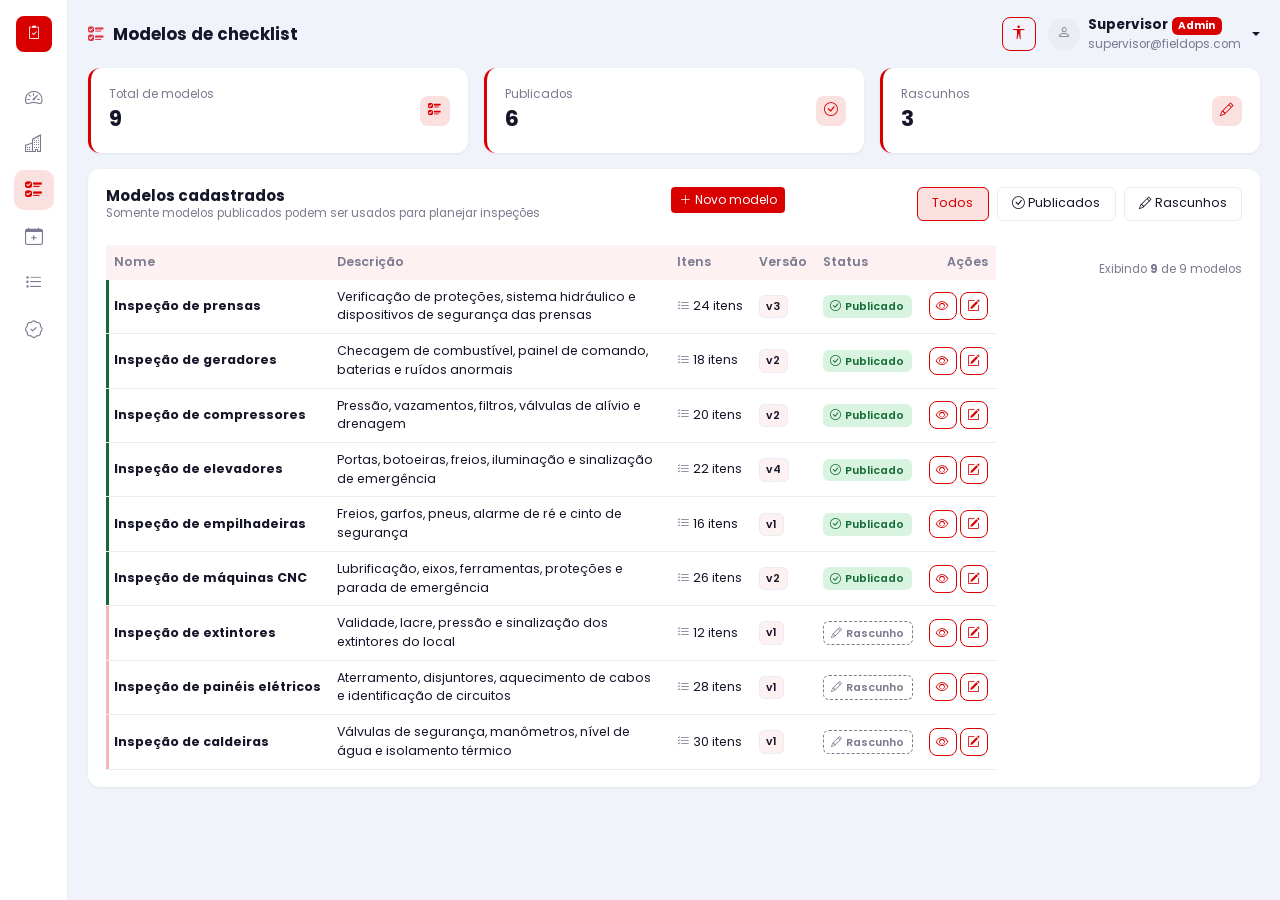
<file: pages/modelos-checklist.html>
<!DOCTYPE html>
<html lang="pt-br">
<head>
  <meta charset="UTF-8">
  <meta name="viewport" content="width=device-width, initial-scale=1">
  <title>Modelos de checklist | Field Ops</title>
  <link rel="preconnect" href="https://fonts.googleapis.com">
  <link href="https://fonts.googleapis.com/css2?family=Poppins:wght@400;500;600;700&display=swap" rel="stylesheet">
  <link href="https://cdn.jsdelivr.net/npm/bootstrap@5.3.3/dist/css/bootstrap.min.css" rel="stylesheet">
  <link href="https://cdn.jsdelivr.net/npm/bootstrap-icons@1.11.3/font/bootstrap-icons.min.css" rel="stylesheet">
  <link href="../css/style.css" rel="stylesheet">
</head>
<body>

<nav class="sidebar" aria-label="Menu principal">
  <div class="logo"><i class="bi bi-clipboard2-check"></i></div>
  <a href="dashboard.html" title="Dashboard"><i class="bi bi-speedometer2"></i></a>
  <a href="clientes.html" title="Clientes, locais e equipamentos"><i class="bi bi-buildings"></i></a>
  <a href="modelos-checklist.html" class="active" title="Modelos de checklist" aria-current="page"><i class="bi bi-ui-checks"></i></a>
  <a href="planejar-inspecao.html" title="Planejar inspeção"><i class="bi bi-calendar-plus"></i></a>
  <a href="acompanhamento.html" title="Acompanhamento"><i class="bi bi-list-task"></i></a>
  <a href= "revisao-inspecao.html" title="Revisão"><i class="bi bi-patch-check"></i></a>
</nav>

<main class="main">
  <header class="topbar">
    <h1><i class="bi bi-ui-checks text-danger me-2"></i>Modelos de checklist</h1>
    <button class="icon-btn" data-bs-toggle="modal" data-bs-target="#acessibilidade" title="Acessibilidade" aria-label="Acessibilidade"><i class="bi bi-universal-access"></i></button>
    <div class="dropdown">
      <a class="d-flex align-items-center gap-2 text-decoration-none text-reset dropdown-toggle" href="#" data-bs-toggle="dropdown">
        <span class="avatar"><i class="bi bi-person"></i></span>
        <span class="lh-sm d-none d-sm-block"><strong>Supervisor</strong> <span class="badge badge-free">Admin</span><br><small class="text-muted-fo">supervisor@fieldops.com</small></span>
      </a>
      <ul class="dropdown-menu dropdown-menu-end">
        <li><a class="dropdown-item" href="#">Meu perfil</a></li>
        <li><a class="dropdown-item" href="../index.html">Sair</a></li>
      </ul>
    </div>
  </header>

  <!-- indicadores -->
  <section class="row g-3 mb-3" aria-label="Indicadores">
    <div class="col-12 col-md-4"><div class="panel kpi"><div><small>Total de modelos</small><strong>9</strong></div><span class="ico"><i class="bi bi-ui-checks"></i></span></div></div>
    <div class="col-6 col-md-4"><div class="panel kpi"><div><small>Publicados</small><strong>6</strong></div><span class="ico"><i class="bi bi-check-circle"></i></span></div></div>
    <div class="col-6 col-md-4"><div class="panel kpi"><div><small>Rascunhos</small><strong>3</strong></div><span class="ico"><i class="bi bi-pencil"></i></span></div></div>
  </section>

  <!-- lista -->
  <section class="panel lista" aria-labelledby="tituloLista">
    <div class="d-flex justify-content-between align-items-start flex-wrap gap-2">
      <div><h2 id="tituloLista">Modelos cadastrados</h2><p class="sub">Somente modelos publicados podem ser usados para planejar inspeções</p></div>
      <button type="button" class="btn btn-brand btn-sm" data-bs-toggle="modal" data-bs-target="#novoModelo">
  <i class="bi bi-plus-lg me-1"></i>Novo modelo
</button>

    <fieldset class="d-flex flex-wrap gap-2 mb-3 border-0 p-0">
      <legend class="visually-hidden">Filtrar por status</legend>
      <input type="radio" class="btn-check" name="statusModelo" id="fTodos" checked>
      <label class="btn btn-prio seg" for="fTodos">Todos</label>
      <input type="radio" class="btn-check" name="statusModelo" id="fPub">
      <label class="btn btn-prio seg" for="fPub"><i class="bi bi-check-circle me-1"></i>Publicados</label>
      <input type="radio" class="btn-check" name="statusModelo" id="fRasc">
      <label class="btn btn-prio seg" for="fRasc"><i class="bi bi-pencil me-1"></i>Rascunhos</label>
    </fieldset>

    <div class="table-responsive">
      <table class="table table-hover align-middle">
        <thead><tr><th>Nome</th><th>Descrição</th><th>Itens</th><th>Versão</th><th>Status</th><th class="text-end">Ações</th></tr></thead>
        <tbody>
          <tr data-status="publicado">
            <td><strong>Inspeção de prensas</strong></td>
            <td class="desc">Verificação de proteções, sistema hidráulico e dispositivos de segurança das prensas</td>
            <td><i class="bi bi-list-check me-1 text-muted-fo"></i>24 itens</td>
            <td><span class="ver">v3</span></td>
            <td><span class="st st-pub"><i class="bi bi-check-circle me-1"></i>Publicado</span></td>
            <td class="text-end text-nowrap">
              <button type="button" class="icon-btn icon-btn-sm" title="Ver prévia" aria-label="Ver prévia de Inspeção de prensas"><i class="bi bi-eye"></i></button>
              <button type="button" class="icon-btn icon-btn-sm" title="Editar" aria-label="Editar Inspeção de prensas"><i class="bi bi-pencil-square"></i></button>
            </td>
          </tr>
          <tr data-status="publicado">
            <td><strong>Inspeção de geradores</strong></td>
            <td class="desc">Checagem de combustível, painel de comando, baterias e ruídos anormais</td>
            <td><i class="bi bi-list-check me-1 text-muted-fo"></i>18 itens</td>
            <td><span class="ver">v2</span></td>
            <td><span class="st st-pub"><i class="bi bi-check-circle me-1"></i>Publicado</span></td>
            <td class="text-end text-nowrap">
              <button type="button" class="icon-btn icon-btn-sm" title="Ver prévia" aria-label="Ver prévia de Inspeção de geradores"><i class="bi bi-eye"></i></button>
              <button type="button" class="icon-btn icon-btn-sm" title="Editar" aria-label="Editar Inspeção de geradores"><i class="bi bi-pencil-square"></i></button>
            </td>
          </tr>
          <tr data-status="publicado">
            <td><strong>Inspeção de compressores</strong></td>
            <td class="desc">Pressão, vazamentos, filtros, válvulas de alívio e drenagem</td>
            <td><i class="bi bi-list-check me-1 text-muted-fo"></i>20 itens</td>
            <td><span class="ver">v2</span></td>
            <td><span class="st st-pub"><i class="bi bi-check-circle me-1"></i>Publicado</span></td>
            <td class="text-end text-nowrap">
              <button type="button" class="icon-btn icon-btn-sm" title="Ver prévia" aria-label="Ver prévia de Inspeção de compressores"><i class="bi bi-eye"></i></button>
              <button type="button" class="icon-btn icon-btn-sm" title="Editar" aria-label="Editar Inspeção de compressores"><i class="bi bi-pencil-square"></i></button>
            </td>
          </tr>
          <tr data-status="publicado">
            <td><strong>Inspeção de elevadores</strong></td>
            <td class="desc">Portas, botoeiras, freios, iluminação e sinalização de emergência</td>
            <td><i class="bi bi-list-check me-1 text-muted-fo"></i>22 itens</td>
            <td><span class="ver">v4</span></td>
            <td><span class="st st-pub"><i class="bi bi-check-circle me-1"></i>Publicado</span></td>
            <td class="text-end text-nowrap">
              <button type="button" class="icon-btn icon-btn-sm" title="Ver prévia" aria-label="Ver prévia de Inspeção de elevadores"><i class="bi bi-eye"></i></button>
              <button type="button" class="icon-btn icon-btn-sm" title="Editar" aria-label="Editar Inspeção de elevadores"><i class="bi bi-pencil-square"></i></button>
            </td>
          </tr>
          <tr data-status="publicado">
            <td><strong>Inspeção de empilhadeiras</strong></td>
            <td class="desc">Freios, garfos, pneus, alarme de ré e cinto de segurança</td>
            <td><i class="bi bi-list-check me-1 text-muted-fo"></i>16 itens</td>
            <td><span class="ver">v1</span></td>
            <td><span class="st st-pub"><i class="bi bi-check-circle me-1"></i>Publicado</span></td>
            <td class="text-end text-nowrap">
              <button type="button" class="icon-btn icon-btn-sm" title="Ver prévia" aria-label="Ver prévia de Inspeção de empilhadeiras"><i class="bi bi-eye"></i></button>
              <button type="button" class="icon-btn icon-btn-sm" title="Editar" aria-label="Editar Inspeção de empilhadeiras"><i class="bi bi-pencil-square"></i></button>
            </td>
          </tr>
          <tr data-status="publicado">
            <td><strong>Inspeção de máquinas CNC</strong></td>
            <td class="desc">Lubrificação, eixos, ferramentas, proteções e parada de emergência</td>
            <td><i class="bi bi-list-check me-1 text-muted-fo"></i>26 itens</td>
            <td><span class="ver">v2</span></td>
            <td><span class="st st-pub"><i class="bi bi-check-circle me-1"></i>Publicado</span></td>
            <td class="text-end text-nowrap">
              <button type="button" class="icon-btn icon-btn-sm" title="Ver prévia" aria-label="Ver prévia de Inspeção de máquinas CNC"><i class="bi bi-eye"></i></button>
              <button type="button" class="icon-btn icon-btn-sm" title="Editar" aria-label="Editar Inspeção de máquinas CNC"><i class="bi bi-pencil-square"></i></button>
            </td>
          </tr>
          <tr data-status="rascunho">
            <td><strong>Inspeção de extintores</strong></td>
            <td class="desc">Validade, lacre, pressão e sinalização dos extintores do local</td>
            <td><i class="bi bi-list-check me-1 text-muted-fo"></i>12 itens</td>
            <td><span class="ver">v1</span></td>
            <td><span class="st st-draft"><i class="bi bi-pencil me-1"></i>Rascunho</span></td>
            <td class="text-end text-nowrap">
              <button type="button" class="icon-btn icon-btn-sm" title="Ver prévia" aria-label="Ver prévia de Inspeção de extintores"><i class="bi bi-eye"></i></button>
              <button type="button" class="icon-btn icon-btn-sm" title="Editar" aria-label="Editar Inspeção de extintores"><i class="bi bi-pencil-square"></i></button>
            </td>
          </tr>
          <tr data-status="rascunho">
            <td><strong>Inspeção de painéis elétricos</strong></td>
            <td class="desc">Aterramento, disjuntores, aquecimento de cabos e identificação de circuitos</td>
            <td><i class="bi bi-list-check me-1 text-muted-fo"></i>28 itens</td>
            <td><span class="ver">v1</span></td>
            <td><span class="st st-draft"><i class="bi bi-pencil me-1"></i>Rascunho</span></td>
            <td class="text-end text-nowrap">
              <button type="button" class="icon-btn icon-btn-sm" title="Ver prévia" aria-label="Ver prévia de Inspeção de painéis elétricos"><i class="bi bi-eye"></i></button>
              <button type="button" class="icon-btn icon-btn-sm" title="Editar" aria-label="Editar Inspeção de painéis elétricos"><i class="bi bi-pencil-square"></i></button>
            </td>
          </tr>
          <tr data-status="rascunho">
            <td><strong>Inspeção de caldeiras</strong></td>
            <td class="desc">Válvulas de segurança, manômetros, nível de água e isolamento térmico</td>
            <td><i class="bi bi-list-check me-1 text-muted-fo"></i>30 itens</td>
            <td><span class="ver">v1</span></td>
            <td><span class="st st-draft"><i class="bi bi-pencil me-1"></i>Rascunho</span></td>
            <td class="text-end text-nowrap">
              <button type="button" class="icon-btn icon-btn-sm" title="Ver prévia" aria-label="Ver prévia de Inspeção de caldeiras"><i class="bi bi-eye"></i></button>
              <button type="button" class="icon-btn icon-btn-sm" title="Editar" aria-label="Editar Inspeção de caldeiras"><i class="bi bi-pencil-square"></i></button>
            </td>
          </tr>
        </tbody>
      </table>
    </div>

    <p class="result-info mt-3 mb-0">Exibindo <strong class="contagem"></strong> de 9 modelos</p>
  </section>
</main>

<!-- acessibilidade -->
<div class="modal fade" id="acessibilidade" tabindex="-1" aria-labelledby="acessTitulo" aria-hidden="true">
  <div class="modal-dialog modal-dialog-centered modal-sm">
    <div class="modal-content">
      <div class="modal-header border-0">
        <h2 class="modal-title fs-6 fw-bold" id="acessTitulo">Acessibilidade</h2>
        <button type="button" class="btn-close" data-bs-dismiss="modal" aria-label="Fechar"></button>
      </div>
      <div class="modal-body pt-0">
        <div class="form-check form-switch">
          <input class="form-check-input" type="checkbox" role="switch" id="darkSwitch">
          <label class="form-check-label" for="darkSwitch">Modo escuro</label>
        </div>
      </div>
    </div>
  </div>
</div>

<div class="modal fade" id="novoModelo" tabindex="-1" aria-labelledby="novoModeloTitulo" aria-hidden="true">
  <div class="modal-dialog modal-dialog-centered">
    <div class="modal-content">
      <div class="modal-header">
        <h2 class="modal-title fs-5" id="novoModeloTitulo">Novo modelo</h2>
        <button type="button" class="btn-close" data-bs-dismiss="modal" aria-label="Fechar"></button>
      </div>
      <div class="modal-body">
        <label for="nomeModelo" class="form-label">Nome</label>
        <input type="text" class="form-control mb-3" id="nomeModelo">
        <label for="descModelo" class="form-label">Descrição</label>
        <textarea class="form-control" id="descModelo" rows="3"></textarea>
      </div>
      <div class="modal-footer">
        <button type="button" class="btn btn-secondary" data-bs-dismiss="modal">Cancelar</button>
        <button type="button" class="btn btn-brand">Salvar rascunho</button>
      </div>
    </div>
  </div>
</div>

<script src="https://cdn.jsdelivr.net/npm/bootstrap@5.3.3/dist/js/bootstrap.bundle.min.js"></script>
</body>
</html>
</file>
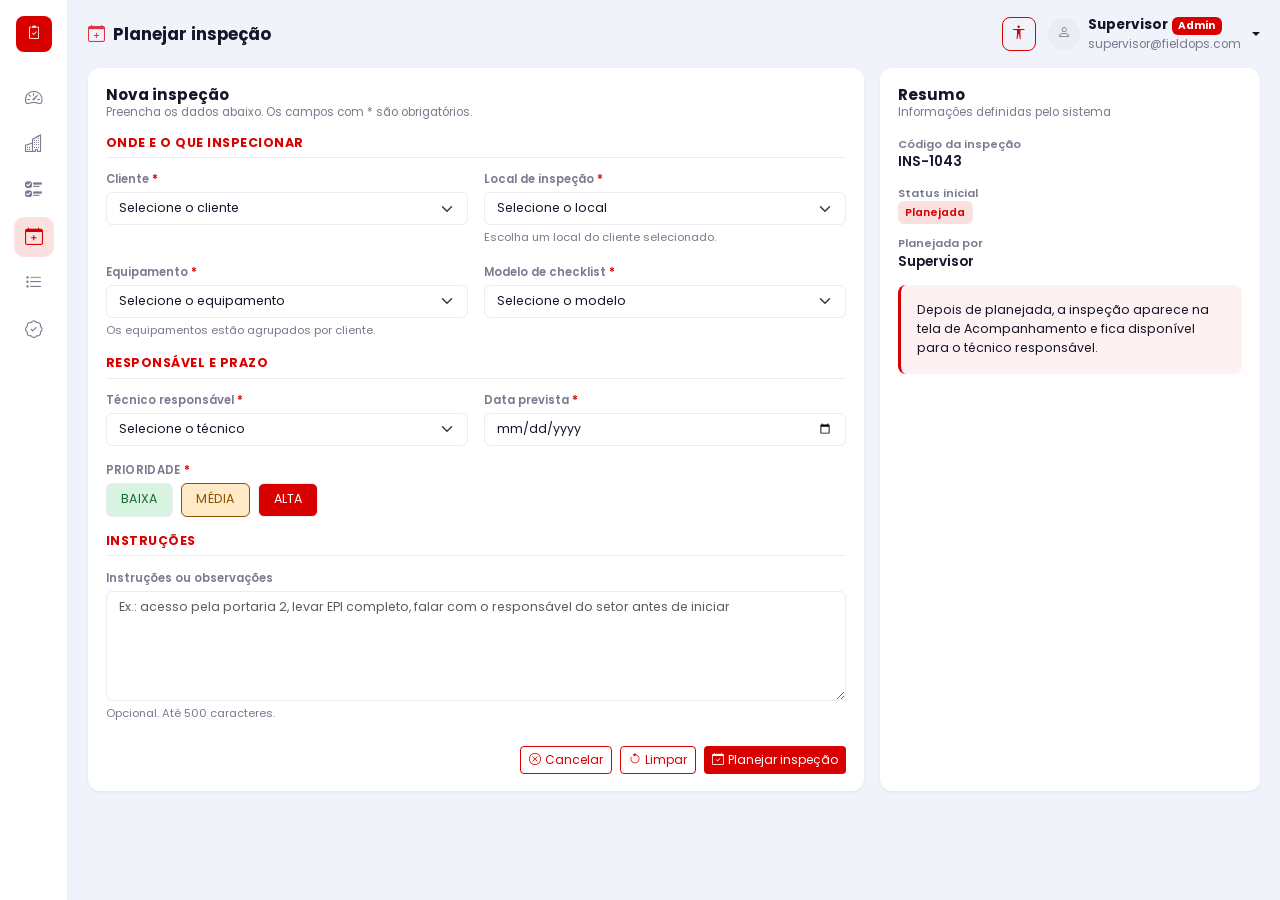
<file: pages/planejar-inspecao.html>
<!DOCTYPE html>
<html lang="pt-br">
<head>
  <meta charset="UTF-8">
  <meta name="viewport" content="width=device-width, initial-scale=1">
  <title>Planejar inspeção | Field Ops</title>
  <link rel="preconnect" href="https://fonts.googleapis.com">
  <link href="https://fonts.googleapis.com/css2?family=Poppins:wght@400;500;600;700&display=swap" rel="stylesheet">
  <link href="https://cdn.jsdelivr.net/npm/bootstrap@5.3.3/dist/css/bootstrap.min.css" rel="stylesheet">
  <link href="https://cdn.jsdelivr.net/npm/bootstrap-icons@1.11.3/font/bootstrap-icons.min.css" rel="stylesheet">
  <link href="../css/style.css" rel="stylesheet">
</head>
<body>

<nav class="sidebar" aria-label="Menu principal">
  <div class="logo"><i class="bi bi-clipboard2-check"></i></div>
  <a href="dashboard.html" title="Dashboard"><i class="bi bi-speedometer2"></i></a>
  <a href="clientes.html" title="Clientes, locais e equipamentos"><i class="bi bi-buildings"></i></a>
  <a href="modelos-checklist.html" title="Modelos de checklist"><i class="bi bi-ui-checks"></i></a>
  <a href="planejar-inspecao.html" class="active" title="Planejar inspeção" aria-current="page"><i class="bi bi-calendar-plus"></i></a>
  <a href="acompanhamento.html" title="Acompanhamento"><i class="bi bi-list-task"></i></a>
  <a href="revisao-inspecao.html" title="Revisão"><i class="bi bi-patch-check"></i></a>
</nav>

<main class="main">
  <header class="topbar">
    <h1><i class="bi bi-calendar-plus text-danger me-2"></i>Planejar inspeção</h1>
    <button class="icon-btn" data-bs-toggle="modal" data-bs-target="#acessibilidade" title="Acessibilidade" aria-label="Acessibilidade"><i class="bi bi-universal-access"></i></button>
    <div class="dropdown">
      <a class="d-flex align-items-center gap-2 text-decoration-none text-reset dropdown-toggle" href="#" data-bs-toggle="dropdown">
        <span class="avatar"><i class="bi bi-person"></i></span>
        <span class="lh-sm d-none d-sm-block"><strong>Supervisor</strong> <span class="badge badge-free">Admin</span><br><small class="text-muted-fo">supervisor@fieldops.com</small></span>
      </a>
      <ul class="dropdown-menu dropdown-menu-end">
        <li><a class="dropdown-item" href="#">Meu perfil</a></li>
        <li><a class="dropdown-item" href="../index.html">Sair</a></li>
      </ul>
    </div>
  </header>

  <form action="acompanhamento.html" method="get">
    <div class="row g-3">

      <!-- formulario -->
      <div class="col-lg-8">
        <section class="panel filters" aria-labelledby="tituloForm">
          <h2 id="tituloForm">Nova inspeção</h2>
          <p class="sub">Preencha os dados abaixo. Os campos com * são obrigatórios.</p>

          <h3 class="form-section">Onde e o que inspecionar</h3>
          <div class="row g-3">
            <div class="col-12 col-md-6">
              <label for="cliente" class="filter-label req">Cliente</label>
              <select class="form-select" id="cliente" name="cliente" required>
                <option value="" selected disabled>Selecione o cliente</option>
                <option>Metalúrgica Alfa</option>
                <option>Condomínio Vista Verde</option>
                <option>Indústria Beta</option>
                <option>Hospital Central</option>
                <option>Logística Gama</option>
              </select>
            </div>
            <div class="col-12 col-md-6">
              <label for="local" class="filter-label req">Local de inspeção</label>
              <select class="form-select" id="local" name="local" required aria-describedby="localAjuda">
                <option value="" selected disabled>Selecione o local</option>
                <optgroup label="Metalúrgica Alfa">
                  <option>Planta Itu</option>
                  <option>Galpão de Usinagem</option>
                </optgroup>
                <optgroup label="Condomínio Vista Verde">
                  <option>Bloco A</option>
                  <option>Casa de Máquinas</option>
                </optgroup>
                <optgroup label="Indústria Beta">
                  <option>Unidade Sorocaba</option>
                  <option>Sala de Compressores</option>
                </optgroup>
                <optgroup label="Hospital Central">
                  <option>Prédio Principal</option>
                  <option>Ala Técnica</option>
                </optgroup>
                <optgroup label="Logística Gama">
                  <option>Centro de Distribuição</option>
                  <option>Pátio de Carga</option>
                </optgroup>
              </select>
              <div id="localAjuda" class="form-text">Escolha um local do cliente selecionado.</div>
            </div>
            <div class="col-12 col-md-6">
              <label for="equipamento" class="filter-label req">Equipamento</label>
              <select class="form-select" id="equipamento" name="equipamento" required aria-describedby="equipAjuda">
                <option value="" selected disabled>Selecione o equipamento</option>
                <optgroup label="Metalúrgica Alfa">
                  <option>Prensa hidráulica P-12</option>
                  <option>Torno CNC T-04</option>
                </optgroup>
                <optgroup label="Condomínio Vista Verde">
                  <option>Gerador G-03</option>
                  <option>Elevador E-01</option>
                </optgroup>
                <optgroup label="Indústria Beta">
                  <option>Compressor C-07</option>
                  <option>Prensa excêntrica P-03</option>
                </optgroup>
                <optgroup label="Hospital Central">
                  <option>Elevador E-02</option>
                  <option>Gerador G-01</option>
                </optgroup>
                <optgroup label="Logística Gama">
                  <option>Empilhadeira EM-15</option>
                  <option>Compressor C-02</option>
                </optgroup>
              </select>
              <div id="equipAjuda" class="form-text">Os equipamentos estão agrupados por cliente.</div>
            </div>
            <div class="col-12 col-md-6">
              <label for="checklist" class="filter-label req">Modelo de checklist</label>
              <select class="form-select" id="checklist" name="checklist" required>
                <option value="" selected disabled>Selecione o modelo</option>
                <option>Inspeção de prensas</option>
                <option>Inspeção de geradores</option>
                <option>Inspeção de compressores</option>
                <option>Inspeção de elevadores</option>
                <option>Inspeção de empilhadeiras</option>
                <option>Inspeção de máquinas CNC</option>
              </select>
            </div>
          </div>

          <h3 class="form-section">Responsável e prazo</h3>
          <div class="row g-3">
            <div class="col-12 col-md-6">
              <label for="tecnico" class="filter-label req">Técnico responsável</label>
              <select class="form-select" id="tecnico" name="tecnico" required>
                <option value="" selected disabled>Selecione o técnico</option>
                <option>Ana Souza</option>
                <option>Carlos Lima</option>
                <option>Marcos Dias</option>
              </select>
            </div>
            <div class="col-12 col-md-6">
              <label for="data" class="filter-label req">Data prevista</label>
              <input type="date" class="form-control" id="data" name="data" required>
            </div>
            <div class="col-12">
              <fieldset class="prio">
                <legend class="filter-label req">Prioridade</legend>
                <div class="d-flex flex-wrap gap-2">
                  <input type="radio" class="btn-check" name="prioridade" id="prioBaixa" value="Baixa" required>
                  <label class="btn btn-prio prio-baixa" for="prioBaixa">Baixa</label>
                  <input type="radio" class="btn-check" name="prioridade" id="prioMedia" value="Média" checked>
                  <label class="btn btn-prio prio-media" for="prioMedia">Média</label>
                  <input type="radio" class="btn-check" name="prioridade" id="prioAlta" value="Alta">
                  <label class="btn btn-prio prio-alta" for="prioAlta">Alta</label>
                </div>
              </fieldset>
            </div>
          </div>

          <h3 class="form-section">Instruções</h3>
          <div class="row g-3">
            <div class="col-12">
              <label for="obs" class="filter-label">Instruções ou observações</label>
              <textarea class="form-control" id="obs" name="observacoes" rows="4" maxlength="500" placeholder="Ex.: acesso pela portaria 2, levar EPI completo, falar com o responsável do setor antes de iniciar"></textarea>
              <div class="form-text">Opcional. Até 500 caracteres.</div>
            </div>
          </div>

          <div class="d-flex flex-wrap justify-content-end gap-2 mt-4">
            <a href="acompanhamento.html" class="btn btn-outline-brand btn-sm"><i class="bi bi-x-circle me-1"></i>Cancelar</a>
            <button type="reset" class="btn btn-outline-brand btn-sm"><i class="bi bi-arrow-counterclockwise me-1"></i>Limpar</button>
            <button type="submit" class="btn btn-brand btn-sm"><i class="bi bi-calendar-check me-1"></i>Planejar inspeção</button>
          </div>
        </section>
      </div>

      <!-- resumo -->
      <div class="col-lg-4">
        <aside class="panel" aria-labelledby="tituloResumo">
          <h2 id="tituloResumo">Resumo</h2>
          <p class="sub">Informações definidas pelo sistema</p>
          <dl class="resumo mb-0">
            <dt>Código da inspeção</dt>
            <dd>INS-1043</dd>
            <dt>Status inicial</dt>
            <dd><span class="st st-plan">Planejada</span></dd>
            <dt>Planejada por</dt>
            <dd>Supervisor</dd>
          </dl>
          <div class="alert alert-fo mb-0">Depois de planejada, a inspeção aparece na tela de Acompanhamento e fica disponível para o técnico responsável.</div>
        </aside>
      </div>

    </div>
  </form>
</main>

<!-- acessibilidade -->
<div class="modal fade" id="acessibilidade" tabindex="-1" aria-labelledby="acessTitulo" aria-hidden="true">
  <div class="modal-dialog modal-dialog-centered modal-sm">
    <div class="modal-content">
      <div class="modal-header border-0">
        <h2 class="modal-title fs-6 fw-bold" id="acessTitulo">Acessibilidade</h2>
        <button type="button" class="btn-close" data-bs-dismiss="modal" aria-label="Fechar"></button>
      </div>
      <div class="modal-body pt-0">
        <div class="form-check form-switch">
          <input class="form-check-input" type="checkbox" role="switch" id="darkSwitch">
          <label class="form-check-label" for="darkSwitch">Modo escuro</label>
        </div>
      </div>
    </div>
  </div>
</div>

<script src="https://cdn.jsdelivr.net/npm/bootstrap@5.3.3/dist/js/bootstrap.bundle.min.js"></script>
</body>
</html>
</file>
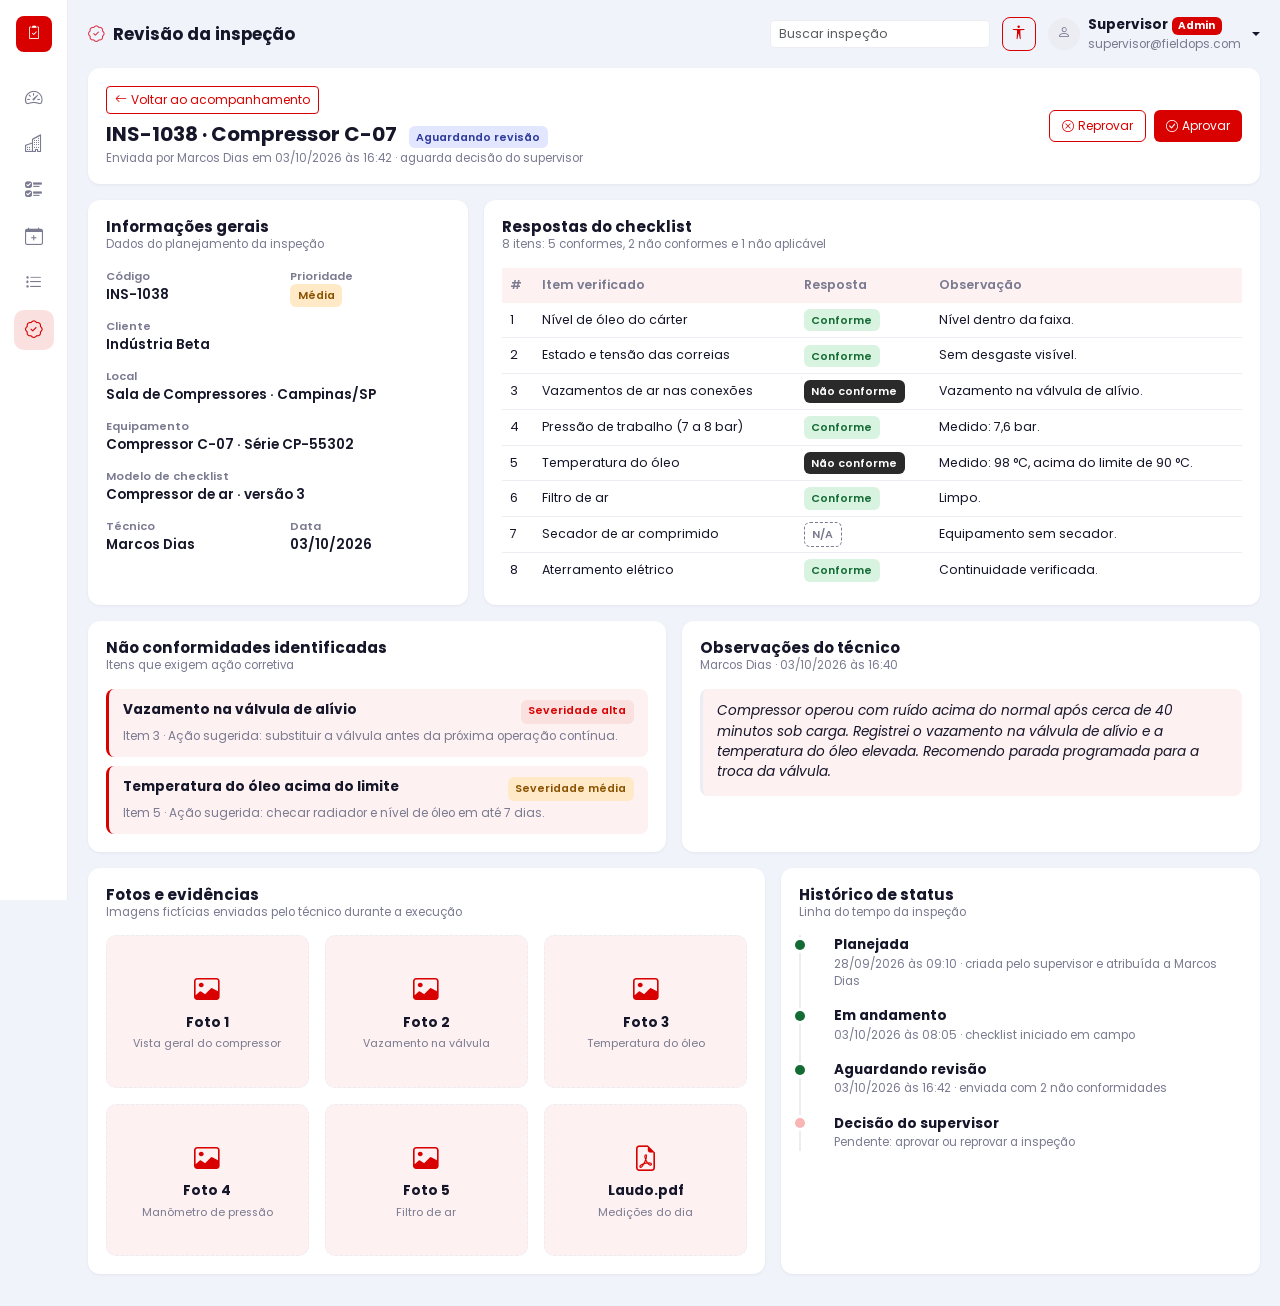
<file: pages/revisao-inspecao.html>
<!DOCTYPE html>
<html lang="pt-br">
<head>
  <meta charset="UTF-8">
  <meta name="viewport" content="width=device-width, initial-scale=1">
  <title>Revisão da inspeção | Field Ops</title>
  <link rel="preconnect" href="https://fonts.googleapis.com">
  <link href="https://fonts.googleapis.com/css2?family=Poppins:wght@400;500;600;700&display=swap" rel="stylesheet">
  <link href="https://cdn.jsdelivr.net/npm/bootstrap@5.3.3/dist/css/bootstrap.min.css" rel="stylesheet">
  <link href="https://cdn.jsdelivr.net/npm/bootstrap-icons@1.11.3/font/bootstrap-icons.min.css" rel="stylesheet">
  <link href="../css/style.css" rel="stylesheet">
</head>
<body>

<nav class="sidebar" aria-label="Menu principal">
  <div class="logo"><i class="bi bi-clipboard2-check"></i></div>
  <a href="dashboard.html" title="Dashboard"><i class="bi bi-speedometer2"></i></a>
  <a href="clientes.html" title="Clientes, locais e equipamentos"><i class="bi bi-buildings"></i></a>
  <a href="modelos-checklist.html" title="Modelos de checklist"><i class="bi bi-ui-checks"></i></a>
  <a href="planejar-inspecao.html" title="Planejar inspeção"><i class="bi bi-calendar-plus"></i></a>
  <a href="acompanhamento.html" title="Acompanhamento"><i class="bi bi-list-task"></i></a>
  <a href="revisao-inspecao.html" class="active" title="Revisão" aria-current="page"><i class="bi bi-patch-check"></i></a>
</nav>

<main class="main">
  <header class="topbar">
    <h1><i class="bi bi-patch-check text-danger me-2"></i>Revisão da inspeção</h1>
    <input class="form-control form-control-sm search" type="search" placeholder="Buscar inspeção" aria-label="Buscar">
    <button class="icon-btn" data-bs-toggle="modal" data-bs-target="#acessibilidade" title="Acessibilidade" aria-label="Acessibilidade"><i class="bi bi-universal-access"></i></button>
    <div class="dropdown">
      <a class="d-flex align-items-center gap-2 text-decoration-none text-reset dropdown-toggle" href="#" data-bs-toggle="dropdown">
        <span class="avatar"><i class="bi bi-person"></i></span>
        <span class="lh-sm d-none d-sm-block"><strong>Supervisor</strong> <span class="badge badge-free">Admin</span><br><small class="text-muted-fo">supervisor@fieldops.com</small></span>
      </a>
      <ul class="dropdown-menu dropdown-menu-end">
        <li><a class="dropdown-item" href="#">Meu perfil</a></li>
        <li><a class="dropdown-item" href="../index.html">Sair</a></li>
      </ul>
    </div>
  </header>

  <!-- cabeçalho da inspeção -->
  <section class="panel mb-3" aria-label="Resumo da inspeção">
    <div class="d-flex justify-content-between align-items-center flex-wrap gap-3">
      <div>
        <a href="acompanhamento.html" class="btn btn-outline-brand btn-sm mb-2"><i class="bi bi-arrow-left me-1"></i>Voltar ao acompanhamento</a>
        <h2 class="fs-5 mb-1">INS-1038 · Compressor C-07 <span class="st st-rev ms-2">Aguardando revisão</span></h2>
        <p class="sub mb-0">Enviada por Marcos Dias em 03/10/2026 às 16:42 · aguarda decisão do supervisor</p>
      </div>
      <div class="d-flex gap-2">
        <button class="btn btn-outline-brand" data-bs-toggle="modal" data-bs-target="#modalReprovar"><i class="bi bi-x-circle me-1"></i>Reprovar</button>
        <button class="btn btn-brand" data-bs-toggle="modal" data-bs-target="#modalAprovar"><i class="bi bi-check-circle me-1"></i>Aprovar</button>
      </div>
    </div>
  </section>

  <div class="row g-3 mb-3">
    <!-- informações gerais -->
    <section class="col-lg-4">
      <div class="panel">
        <h2>Informações gerais</h2>
        <p class="sub">Dados do planejamento da inspeção</p>
        <dl class="resumo row mb-0">
          <div class="col-6"><dt>Código</dt><dd>INS-1038</dd></div>
          <div class="col-6"><dt>Prioridade</dt><dd><span class="st st-run">Média</span></dd></div>
          <div class="col-12"><dt>Cliente</dt><dd>Indústria Beta</dd></div>
          <div class="col-12"><dt>Local</dt><dd>Sala de Compressores · Campinas/SP</dd></div>
          <div class="col-12"><dt>Equipamento</dt><dd>Compressor C-07 · Série CP-55302</dd></div>
          <div class="col-12"><dt>Modelo de checklist</dt><dd>Compressor de ar · versão 3</dd></div>
          <div class="col-6"><dt>Técnico</dt><dd>Marcos Dias</dd></div>
          <div class="col-6"><dt>Data</dt><dd>03/10/2026</dd></div>
        </dl>
      </div>
    </section>

    <!-- respostas do checklist -->
    <section class="col-lg-8">
      <div class="panel">
        <div class="d-flex justify-content-between align-items-start flex-wrap gap-2">
          <div>
            <h2>Respostas do checklist</h2>
            <p class="sub">8 itens: 5 conformes, 2 não conformes e 1 não aplicável</p>
          </div>
        </div>
        <div class="table-responsive">
          <table class="table table-hover align-middle">
            <caption class="visually-hidden">Respostas do checklist da inspeção INS-1038</caption>
            <thead><tr><th>#</th><th>Item verificado</th><th>Resposta</th><th>Observação</th></tr></thead>
            <tbody>
              <tr><td>1</td><td>Nível de óleo do cárter</td><td><span class="st st-ok">Conforme</span></td><td class="desc">Nível dentro da faixa.</td></tr>
              <tr><td>2</td><td>Estado e tensão das correias</td><td><span class="st st-ok">Conforme</span></td><td class="desc">Sem desgaste visível.</td></tr>
              <tr><td>3</td><td>Vazamentos de ar nas conexões</td><td><span class="st st-bad">Não conforme</span></td><td class="desc">Vazamento na válvula de alívio.</td></tr>
              <tr><td>4</td><td>Pressão de trabalho (7 a 8 bar)</td><td><span class="st st-ok">Conforme</span></td><td class="desc">Medido: 7,6 bar.</td></tr>
              <tr><td>5</td><td>Temperatura do óleo</td><td><span class="st st-bad">Não conforme</span></td><td class="desc">Medido: 98 °C, acima do limite de 90 °C.</td></tr>
              <tr><td>6</td><td>Filtro de ar</td><td><span class="st st-ok">Conforme</span></td><td class="desc">Limpo.</td></tr>
              <tr><td>7</td><td>Secador de ar comprimido</td><td><span class="st st-draft">N/A</span></td><td class="desc">Equipamento sem secador.</td></tr>
              <tr><td>8</td><td>Aterramento elétrico</td><td><span class="st st-ok">Conforme</span></td><td class="desc">Continuidade verificada.</td></tr>
            </tbody>
          </table>
        </div>
      </div>
    </section>
  </div>

  <div class="row g-3 mb-3">
    <!-- não conformidades -->
    <section class="col-lg-6">
      <div class="panel">
        <h2>Não conformidades identificadas</h2>
        <p class="sub">Itens que exigem ação corretiva</p>
        <div class="nc-item">
          <div class="d-flex justify-content-between align-items-start gap-2">
            <strong>Vazamento na válvula de alívio</strong>
            <span class="st st-plan">Severidade alta</span>
          </div>
          <small class="text-muted-fo d-block mt-1">Item 3 · Ação sugerida: substituir a válvula antes da próxima operação contínua.</small>
        </div>
        <div class="nc-item">
          <div class="d-flex justify-content-between align-items-start gap-2">
            <strong>Temperatura do óleo acima do limite</strong>
            <span class="st st-run">Severidade média</span>
          </div>
          <small class="text-muted-fo d-block mt-1">Item 5 · Ação sugerida: checar radiador e nível de óleo em até 7 dias.</small>
        </div>
      </div>
    </section>

    <!-- observações do técnico -->
    <section class="col-lg-6">
      <div class="panel">
        <h2>Observações do técnico</h2>
        <p class="sub">Marcos Dias · 03/10/2026 às 16:40</p>
        <p class="nota mb-0">
          Compressor operou com ruído acima do normal após cerca de 40 minutos sob carga.
          Registrei o vazamento na válvula de alívio e a temperatura do óleo elevada.
          Recomendo parada programada para a troca da válvula.
        </p>
      </div>
    </section>
  </div>

  <div class="row g-3">
    <!-- evidências -->
    <section class="col-lg-7">
      <div class="panel">
        <h2>Fotos e evidências</h2>
        <p class="sub">Imagens fictícias enviadas pelo técnico durante a execução</p>
        <div class="row g-3">
          <div class="col-6 col-md-4"><div class="evid" role="img" aria-label="Foto 1: vista geral do compressor"><i class="bi bi-image"></i><strong>Foto 1</strong><small>Vista geral do compressor</small></div></div>
          <div class="col-6 col-md-4"><div class="evid" role="img" aria-label="Foto 2: vazamento na válvula de alívio"><i class="bi bi-image"></i><strong>Foto 2</strong><small>Vazamento na válvula</small></div></div>
          <div class="col-6 col-md-4"><div class="evid" role="img" aria-label="Foto 3: termômetro do óleo"><i class="bi bi-image"></i><strong>Foto 3</strong><small>Temperatura do óleo</small></div></div>
          <div class="col-6 col-md-4"><div class="evid" role="img" aria-label="Foto 4: manômetro de pressão"><i class="bi bi-image"></i><strong>Foto 4</strong><small>Manômetro de pressão</small></div></div>
          <div class="col-6 col-md-4"><div class="evid" role="img" aria-label="Foto 5: filtro de ar"><i class="bi bi-image"></i><strong>Foto 5</strong><small>Filtro de ar</small></div></div>
          <div class="col-6 col-md-4"><div class="evid" role="img" aria-label="Anexo: laudo de medição em PDF"><i class="bi bi-file-earmark-pdf"></i><strong>Laudo.pdf</strong><small>Medições do dia</small></div></div>
        </div>
      </div>
    </section>

    <!-- histórico -->
    <section class="col-lg-5">
      <div class="panel">
        <h2>Histórico de status</h2>
        <p class="sub">Linha do tempo da inspeção</p>
        <ol class="timeline">
          <li class="done"><strong>Planejada</strong><small>28/09/2026 às 09:10 · criada pelo supervisor e atribuída a Marcos Dias</small></li>
          <li class="done"><strong>Em andamento</strong><small>03/10/2026 às 08:05 · checklist iniciado em campo</small></li>
          <li class="done"><strong>Aguardando revisão</strong><small>03/10/2026 às 16:42 · enviada com 2 não conformidades</small></li>
          <li><strong>Decisão do supervisor</strong><small>Pendente: aprovar ou reprovar a inspeção</small></li>
        </ol>
      </div>
    </section>
  </div>
</main>

<!-- aprovar -->
<div class="modal fade" id="modalAprovar" tabindex="-1" aria-labelledby="aprovarTitulo" aria-hidden="true">
  <div class="modal-dialog modal-dialog-centered">
    <div class="modal-content">
      <div class="modal-header border-0">
        <h2 class="modal-title fs-6 fw-bold" id="aprovarTitulo">Aprovar inspeção INS-1038</h2>
        <button type="button" class="btn-close" data-bs-dismiss="modal" aria-label="Fechar"></button>
      </div>
      <div class="modal-body filters pt-0">
        <div class="alert alert-fo" role="alert">
          A inspeção possui 2 não conformidades. Ao aprovar, elas ficam registradas no histórico do equipamento.
        </div>
        <label class="filter-label" for="aComentario">Comentário (opcional)</label>
        <textarea class="form-control" id="aComentario" rows="3" placeholder="Ex.: Aprovada com ressalvas. Agendar troca da válvula."></textarea>
      </div>
      <div class="modal-footer border-0">
        <button type="button" class="btn btn-outline-brand" data-bs-dismiss="modal">Cancelar</button>
        <button type="button" class="btn btn-brand" data-bs-dismiss="modal"><i class="bi bi-check-circle me-1"></i>Confirmar aprovação</button>
      </div>
    </div>
  </div>
</div>

<!-- reprovar -->
<div class="modal fade" id="modalReprovar" tabindex="-1" aria-labelledby="reprovarTitulo" aria-hidden="true">
  <div class="modal-dialog modal-dialog-centered">
    <div class="modal-content">
      <div class="modal-header border-0">
        <h2 class="modal-title fs-6 fw-bold" id="reprovarTitulo">Reprovar inspeção INS-1038</h2>
        <button type="button" class="btn-close" data-bs-dismiss="modal" aria-label="Fechar"></button>
      </div>
      <div class="modal-body filters pt-0">
        <form>
          <div class="mb-3">
            <label class="filter-label req" for="rMotivo">Motivo</label>
            <select class="form-select" id="rMotivo" required>
              <option value="" selected disabled>Selecione</option>
              <option>Não conformidade crítica</option>
              <option>Evidências insuficientes</option>
              <option>Checklist incompleto</option>
              <option>Outro</option>
            </select>
          </div>
          <div>
            <label class="filter-label req" for="rJustificativa">Justificativa</label>
            <textarea class="form-control" id="rJustificativa" rows="3" placeholder="Explique o que precisa ser corrigido" required></textarea>
          </div>
        </form>
      </div>
      <div class="modal-footer border-0">
        <button type="button" class="btn btn-outline-brand" data-bs-dismiss="modal">Cancelar</button>
        <button type="button" class="btn btn-brand" data-bs-dismiss="modal"><i class="bi bi-x-circle me-1"></i>Confirmar reprovação</button>
      </div>
    </div>
  </div>
</div>

<!-- acessibilidade -->
<div class="modal fade" id="acessibilidade" tabindex="-1" aria-labelledby="acessTitulo" aria-hidden="true">
  <div class="modal-dialog modal-dialog-centered modal-sm">
    <div class="modal-content">
      <div class="modal-header border-0">
        <h2 class="modal-title fs-6 fw-bold" id="acessTitulo">Acessibilidade</h2>
        <button type="button" class="btn-close" data-bs-dismiss="modal" aria-label="Fechar"></button>
      </div>
      <div class="modal-body pt-0">
        <div class="form-check form-switch">
          <input class="form-check-input" type="checkbox" role="switch" id="darkSwitch">
          <label class="form-check-label" for="darkSwitch">Modo escuro</label>
        </div>
      </div>
    </div>
  </div>
</div>

<script src="https://cdn.jsdelivr.net/npm/bootstrap@5.3.3/dist/js/bootstrap.bundle.min.js"></script>
</body>
</html>
</file>
<file: css/login.css>
/* Field Ops - tela de login (mesma identidade do dashboard.css) */
:root{
  --bg:#f1f3fb;--surface:#fff;--surface-2:#fdf1f1;--text:#16162a;--muted:#7a7a90;
  --line:#ececf3;--brand:#d90000;--brand-soft:#fbe0e0;--shadow:0 1px 3px rgba(20,20,50,.06);
}

body{font-family:'Poppins',system-ui,sans-serif;background:var(--bg);color:var(--text);font-size:.85rem}

.text-muted-fo{color:var(--muted)!important}

.logo{width:36px;height:36px;border-radius:8px;background:var(--brand);color:#fff;display:grid;place-items:center}

/* painel de identidade */
.login-brand{background:linear-gradient(135deg,#0c0c0c 0%,#2b2b2b 100%);color:#fff;align-items:center;justify-content:center;padding:3rem}
.login-brand-content{max-width:440px}
.login-brand .logo{width:56px;height:56px;border-radius:12px;font-size:1.6rem}
.login-brand h1{font-size:2.2rem}
.login-brand .lead{font-size:1rem;color:rgba(255,255,255,.8)}
.brand-list{list-style:none;padding:0;margin:0}
.brand-list li{display:flex;align-items:center;gap:.75rem;margin-bottom:.8rem;color:rgba(255,255,255,.85)}
.brand-list i{color:var(--brand);font-size:1.2rem}

/* cartão do formulário */
.panel{background:var(--surface);border-radius:12px;box-shadow:var(--shadow);padding:1.1rem}
.login-card{width:100%;max-width:440px;padding:2rem}
.sub{color:var(--muted);font-size:.78rem}

.input-group-text{background:var(--surface);border-color:var(--line);color:var(--muted)}
.form-control{border-color:var(--line);font-size:.85rem}
.form-control:focus{border-color:var(--brand);box-shadow:0 0 0 .2rem rgba(217,0,0,.15)}
.form-check-input:checked{background-color:var(--brand);border-color:var(--brand)}
.form-check-input:focus{border-color:var(--brand);box-shadow:0 0 0 .2rem rgba(217,0,0,.15)}

.btn-brand{background:var(--brand);color:#fff;border:0;font-weight:600}
.btn-brand:hover,.btn-brand:focus-visible{background:#b30000;color:#fff}
.btn:focus-visible{outline:2px solid var(--brand);outline-offset:2px}

.link-fo{color:var(--brand);text-decoration:none;font-weight:500}
.link-fo:hover{text-decoration:underline}

.alert-fo{background:var(--surface-2);border:0;border-left:3px solid var(--brand);color:var(--text);font-size:.78rem;border-radius:8px}
.alert-fo i{color:var(--brand)}

@media (max-width:575.98px){
  .login-card{padding:1.25rem}
}
</file>
<file: dashboard/style.css>
:root{
  --bg:#f1f3fb;--surface:#fff;--surface-2:#fdf1f1;--text:#16162a;--muted:#7a7a90;
  --line:#ececf3;--brand:#d90000;--brand-soft:#fbe0e0;--shadow:0 1px 3px rgba(20,20,50,.06);
  --c-done:#b30000;--c-run:#ef4444;--c-pend:#f9b4b4;--c-nc:#2a2a2a;
}
body:has(#darkSwitch:checked){
  --bg:#2b2b2b;--surface:#0c0c0c;--surface-2:#1a1a1a;--text:#f5f5f5;--muted:#9a9a9a;
  --line:#242424;--brand-soft:#3a0a0a;--shadow:none;--c-pend:#7a2a2a;--c-nc:#e8e8e8;
}
body{font-family:'Poppins',system-ui,sans-serif;background:var(--bg);color:var(--text);font-size:.85rem}
.text-muted-fo{color:var(--muted)!important}

/* sidebar */
.sidebar{position:fixed;inset:0 auto 0 0;width:68px;background:var(--surface);border-right:1px solid var(--line);
  display:flex;flex-direction:column;align-items:center;padding:1rem 0;gap:.4rem;z-index:20}
.logo{width:36px;height:36px;border-radius:8px;background:var(--brand);color:#fff;display:grid;place-items:center;margin-bottom:1.2rem}
.sidebar a{width:40px;height:40px;border-radius:10px;display:grid;place-items:center;color:var(--muted);text-decoration:none;font-size:1.1rem}
.sidebar a:hover{background:var(--brand-soft);color:var(--brand)}
.sidebar a.active{background:var(--brand-soft);color:var(--brand)}
.sidebar a:focus-visible,.btn:focus-visible{outline:2px solid var(--brand);outline-offset:2px}

/* topo */
.main{margin-left:68px;padding:0 1.25rem 2rem}
.topbar{display:flex;align-items:center;gap:.75rem;padding:1rem 0;flex-wrap:wrap}
.topbar h1{font-size:1.05rem;font-weight:700;margin:0;flex:1}
.search{max-width:220px;background:var(--surface);border:1px solid var(--line);color:var(--text);font-size:.78rem}
.icon-btn{border:1px solid var(--brand);color:var(--brand);background:transparent;border-radius:8px;width:34px;height:34px}
.icon-btn:hover{background:var(--brand);color:#fff}
.badge-free{background:var(--brand);color:#fff;font-size:.65rem}
.avatar{width:32px;height:32px;border-radius:50%;background:var(--line);display:grid;place-items:center;color:var(--muted)}

/* cards */
.panel{background:var(--surface);border-radius:12px;box-shadow:var(--shadow);padding:1.1rem;height:100%}
.panel h2{font-size:.95rem;font-weight:700;margin:0}
.panel .sub{color:var(--muted);font-size:.72rem;margin-bottom:.9rem}
.kpi{border-left:3px solid var(--brand);display:flex;justify-content:space-between;align-items:center}
.kpi small{color:var(--muted);display:block}
.kpi strong{font-size:1.35rem}
.kpi .ico{width:30px;height:30px;border-radius:8px;background:var(--brand-soft);color:var(--brand);display:grid;place-items:center}

/* rosca */
.donut{width:170px;aspect-ratio:1;border-radius:50%;margin:0 auto;position:relative;
  background:conic-gradient(var(--c-done) 0 57.6%,var(--c-run) 0 71.2%,var(--c-pend) 0 91.5%,var(--c-nc) 0 100%)}
.donut::after{content:"";position:absolute;inset:26px;background:var(--surface);border-radius:50%}
.donut span{position:absolute;inset:0;display:grid;place-content:center;text-align:center;z-index:1;font-weight:700;font-size:1.4rem;line-height:1.1}
.donut span small{font-size:.65rem;font-weight:400;color:var(--muted)}
.legend li{display:flex;align-items:center;gap:.5rem;margin-bottom:.35rem;list-style:none}
.legend i{width:10px;height:10px;border-radius:3px;display:inline-block}
.legend{padding:0;margin:0}

/* tabela */
.table{--bs-table-bg:transparent;--bs-table-color:var(--text);--bs-table-border-color:var(--line);font-size:.78rem;margin:0}
.table thead th{background:var(--surface-2);color:var(--muted);font-weight:600;border:0}
.table td{vertical-align:middle}
.st{font-size:.68rem;font-weight:600;padding:.35em .7em;border-radius:6px}
.st-plan{background:var(--brand-soft);color:var(--brand)}
.st-run{background:#ffe9c7;color:#8a5200}
.st-rev{background:#e2e6ff;color:#2d3a9a}
.st-ok{background:#d9f3e1;color:#146c34}
.st-bad{background:var(--c-nc);color:#fff}
body:has(#darkSwitch:checked) .st-bad{color:#0c0c0c}
.btn-brand{background:var(--brand);color:#fff;border:0;font-size:.75rem}
.btn-brand:hover{background:#b30000;color:#fff}

/* alertas */
.alert-fo{background:var(--surface-2);border:0;border-left:3px solid var(--brand);color:var(--text);font-size:.78rem;border-radius:8px}
.modal-content{background:var(--surface);color:var(--text)}
.btn-close{filter:var(--close-filter,none)}
body:has(#darkSwitch:checked) .btn-close{filter:invert(1)}
.form-check-input:checked{background-color:var(--brand);border-color:var(--brand)}
</file>
<file: css/style.css>
:root{
  --bg:#f1f3fb;--surface:#fff;--surface-2:#fdf1f1;--text:#16162a;--muted:#7a7a90;
  --line:#ececf3;--brand:#d90000;--brand-soft:#fbe0e0;--shadow:0 1px 3px rgba(20,20,50,.06);
  --c-done:#b30000;--c-run:#ef4444;--c-pend:#f9b4b4;--c-nc:#2a2a2a;
}
body:has(#darkSwitch:checked){
  --bg:#2b2b2b;--surface:#0c0c0c;--surface-2:#1a1a1a;--text:#f5f5f5;--muted:#9a9a9a;
  --line:#242424;--brand-soft:#3a0a0a;--shadow:none;--c-pend:#7a2a2a;--c-nc:#e8e8e8;
}
body{font-family:'Poppins',system-ui,sans-serif;background:var(--bg);color:var(--text);font-size:.85rem}
.text-muted-fo{color:var(--muted)!important}

/* sidebar */
.sidebar{position:fixed;inset:0 auto 0 0;width:68px;background:var(--surface);border-right:1px solid var(--line);
  display:flex;flex-direction:column;align-items:center;padding:1rem 0;gap:.4rem;z-index:20}
.logo{width:36px;height:36px;border-radius:8px;background:var(--brand);color:#fff;display:grid;place-items:center;margin-bottom:1.2rem}
.sidebar a{width:40px;height:40px;border-radius:10px;display:grid;place-items:center;color:var(--muted);text-decoration:none;font-size:1.1rem}
.sidebar a:hover{background:var(--brand-soft);color:var(--brand)}
.sidebar a.active{background:var(--brand-soft);color:var(--brand)}
.sidebar a:focus-visible,.btn:focus-visible{outline:2px solid var(--brand);outline-offset:2px}

/* topo */
.main{margin-left:68px;padding:0 1.25rem 2rem}
.topbar{display:flex;align-items:center;gap:.75rem;padding:1rem 0;flex-wrap:wrap}
.topbar h1{font-size:1.05rem;font-weight:700;margin:0;flex:1}
.search{max-width:220px;background:var(--surface);border:1px solid var(--line);color:var(--text);font-size:.78rem}
.icon-btn{border:1px solid var(--brand);color:var(--brand);background:transparent;border-radius:8px;width:34px;height:34px}
.icon-btn:hover{background:var(--brand);color:#fff}
.badge-free{background:var(--brand);color:#fff;font-size:.65rem}
.avatar{width:32px;height:32px;border-radius:50%;background:var(--line);display:grid;place-items:center;color:var(--muted)}

/* cards */
.panel{background:var(--surface);border-radius:12px;box-shadow:var(--shadow);padding:1.1rem;height:100%}
.panel h2{font-size:.95rem;font-weight:700;margin:0}
.panel .sub{color:var(--muted);font-size:.72rem;margin-bottom:.9rem}
.kpi{border-left:3px solid var(--brand);display:flex;justify-content:space-between;align-items:center}
.kpi small{color:var(--muted);display:block}
.kpi strong{font-size:1.35rem}
.kpi .ico{width:30px;height:30px;border-radius:8px;background:var(--brand-soft);color:var(--brand);display:grid;place-items:center}

/* rosca */
.donut{width:170px;aspect-ratio:1;border-radius:50%;margin:0 auto;position:relative;
  background:conic-gradient(var(--c-done) 0 57.6%,var(--c-run) 0 71.2%,var(--c-pend) 0 91.5%,var(--c-nc) 0 100%)}
.donut::after{content:"";position:absolute;inset:26px;background:var(--surface);border-radius:50%}
.donut span{position:absolute;inset:0;display:grid;place-content:center;text-align:center;z-index:1;font-weight:700;font-size:1.4rem;line-height:1.1}
.donut span small{font-size:.65rem;font-weight:400;color:var(--muted)}
.legend li{display:flex;align-items:center;gap:.5rem;margin-bottom:.35rem;list-style:none}
.legend i{width:10px;height:10px;border-radius:3px;display:inline-block}
.legend{padding:0;margin:0}

/* tabela */
.table{--bs-table-bg:transparent;--bs-table-color:var(--text);--bs-table-border-color:var(--line);font-size:.78rem;margin:0}
.table thead th{background:var(--surface-2);color:var(--muted);font-weight:600;border:0}
.table td{vertical-align:middle}
.st{font-size:.68rem;font-weight:600;padding:.35em .7em;border-radius:6px}
.st-plan{background:var(--brand-soft);color:var(--brand)}
.st-run{background:#ffe9c7;color:#8a5200}
.st-rev{background:#e2e6ff;color:#2d3a9a}
.st-ok{background:#d9f3e1;color:#146c34}
.st-bad{background:var(--c-nc);color:#fff}
body:has(#darkSwitch:checked) .st-bad{color:#0c0c0c}
.btn-brand{background:var(--brand);color:#fff;border:0;font-size:.75rem}
.btn-brand:hover{background:#b30000;color:#fff}

/* alertas */
.alert-fo{background:var(--surface-2);border:0;border-left:3px solid var(--brand);color:var(--text);font-size:.78rem;border-radius:8px}
.modal-content{background:var(--surface);color:var(--text)}
.btn-close{filter:var(--close-filter,none)}
body:has(#darkSwitch:checked) .btn-close{filter:invert(1)}
.form-check-input:checked{background-color:var(--brand);border-color:var(--brand)}

/* filtros (acompanhamento) */
.filters .filter-label{font-size:.72rem;font-weight:600;color:var(--muted);margin-bottom:.25rem}
.filters .form-control,.filters .form-select{background-color:var(--surface);border:1px solid var(--line);color:var(--text);font-size:.78rem;color-scheme:light}
body:has(#darkSwitch:checked) .filters .form-control,body:has(#darkSwitch:checked) .filters .form-select{color-scheme:dark}
.filters .form-control:focus,.filters .form-select:focus{border-color:var(--brand);box-shadow:0 0 0 .2rem var(--brand-soft)}
.input-icon{position:relative}
.input-icon i{position:absolute;left:.7rem;top:50%;transform:translateY(-50%);color:var(--muted);pointer-events:none}
.input-icon .form-control{padding-left:2rem}
.btn-outline-brand{background:transparent;border:1px solid var(--brand);color:var(--brand);font-size:.75rem}
.btn-outline-brand:hover{background:var(--brand);color:#fff}
.btn-brand:focus-visible,.btn-outline-brand:focus-visible,.icon-btn:focus-visible{outline:2px solid var(--brand);outline-offset:2px}
.icon-btn-sm{width:28px;height:28px;font-size:.8rem;display:inline-grid;place-items:center;padding:0}
.table-hover{--bs-table-hover-bg:var(--surface-2);--bs-table-hover-color:var(--text)}
.result-info{color:var(--muted);font-size:.72rem}
.pagination{--bs-pagination-bg:var(--surface);--bs-pagination-color:var(--text);--bs-pagination-border-color:var(--line);
  --bs-pagination-hover-bg:var(--brand-soft);--bs-pagination-hover-color:var(--brand);--bs-pagination-hover-border-color:var(--line);
  --bs-pagination-active-bg:var(--brand);--bs-pagination-active-border-color:var(--brand);--bs-pagination-active-color:#fff;
  --bs-pagination-focus-color:var(--brand);--bs-pagination-focus-bg:var(--brand-soft);--bs-pagination-focus-box-shadow:0 0 0 .2rem var(--brand-soft);
  --bs-pagination-disabled-bg:var(--surface);--bs-pagination-disabled-color:var(--muted);--bs-pagination-disabled-border-color:var(--line);
  font-size:.75rem;margin:0}

/* formulario (planejar inspecao) */
.filter-label.req::after{content:" *";color:var(--brand)}
.filters .form-text{color:var(--muted);font-size:.7rem}
.filters textarea.form-control{resize:vertical;min-height:110px}
.filters .form-control:user-invalid,.filters .form-select:user-invalid{border-color:var(--brand)}
.form-section{font-size:.78rem;font-weight:700;color:var(--brand);text-transform:uppercase;letter-spacing:.04em;
  margin:1.1rem 0 .7rem;padding-bottom:.4rem;border-bottom:1px solid var(--line)}
.form-section:first-of-type{margin-top:0}
fieldset.prio{border:0;padding:0;margin:0}
fieldset.prio legend{float:none;width:auto;padding:0}
.btn-prio{border:1px solid var(--line);background:var(--surface);color:var(--text);font-size:.78rem;padding:.4rem .9rem}
.btn-prio:hover{background:var(--surface-2);color:var(--text);border-color:var(--line)}
.btn-check:checked+.prio-baixa{background:#d9f3e1;color:#146c34;border-color:#146c34}
.btn-check:checked+.prio-media{background:#ffe9c7;color:#8a5200;border-color:#8a5200}
.btn-check:checked+.prio-alta{background:var(--brand-soft);color:var(--brand);border-color:var(--brand)}
.btn-check:focus-visible+.btn-prio{outline:2px solid var(--brand);outline-offset:2px}
.resumo dt{font-size:.7rem;font-weight:600;color:var(--muted);margin:0}
.resumo dd{margin:0 0 .8rem;font-weight:600}

/* modelos de checklist */
.st-pub{background:#d9f3e1;color:#146c34}
.st-draft{background:transparent;color:var(--muted);border:1px dashed var(--muted)}
.ver{font-size:.68rem;font-weight:600;padding:.3em .6em;border-radius:6px;background:var(--surface-2);color:var(--text);border:1px solid var(--line)}
.desc{color:var(--muted);min-width:220px;max-width:340px}
.btn-check:checked+.btn-prio.seg{background:var(--brand-soft);color:var(--brand);border-color:var(--brand)}
tr[data-status="publicado"] td:first-child{box-shadow:inset 3px 0 0 #146c34}
tr[data-status="rascunho"] td:first-child{box-shadow:inset 3px 0 0 var(--c-pend)}
.lista:has(#fPub:checked) tr[data-status="rascunho"],
.lista:has(#fRasc:checked) tr[data-status="publicado"]{display:none}
.lista{counter-reset:modelos}
.lista tbody tr{counter-increment:modelos}
.contagem::after{content:counter(modelos)}

/* ===== Dashboard: indicadores, gráficos e alertas (tarefa 6) =====
   Cole no FINAL do css/style.css */

/* variação dos KPIs */
.kpi-trend{display:flex;align-items:center;font-size:.68rem;font-weight:600;margin-top:.15rem}
.kpi-trend i{font-size:1rem;line-height:1}
.kpi-trend.good{color:#146c34}
.kpi-trend.bad{color:var(--brand)}
body:has(#darkSwitch:checked) .kpi-trend.good{color:#5fd68a}

/* barras por semana (CSS puro) */
.bars{display:flex;align-items:stretch;gap:1rem;height:190px}
.bar-col{flex:1;display:flex;flex-direction:column;align-items:center;gap:.4rem}
.bar-track{flex:1;width:100%;display:flex;flex-direction:column;justify-content:flex-end;align-items:center;gap:.25rem}
.bar-track strong{font-size:.78rem}
.bar{width:100%;max-width:60px;height:var(--h);min-height:4px;background:var(--brand);border-radius:6px 6px 0 0}
.bar-col small{color:var(--muted);font-size:.7rem}

/* inspeções por técnico */
.tec-row{margin-bottom:.9rem}
.tec-row:last-child{margin-bottom:0}
.tec-row .top{display:flex;justify-content:space-between;font-size:.78rem;margin-bottom:.3rem}
.tec-row .progress{height:8px;background:var(--line);border-radius:99px}
.tec-row .progress-bar{background:var(--brand);border-radius:99px}

/* alertas com prioridade */
.prio{display:inline-block;font-size:.62rem;font-weight:700;padding:.25em .6em;border-radius:6px;text-transform:uppercase;letter-spacing:.3px}
.prio-alta{background:var(--brand);color:#fff}
.prio-media{background:#ffe9c7;color:#8a5200}
.prio-baixa{background:#d9f3e1;color:#146c34}
.alert-fo .alert-meta{display:block;color:var(--muted);font-size:.7rem;margin-top:.25rem}
.alert-fo i{color:inherit}

/* ===== Cadastros (clientes, locais, equipamentos) e Revisão de inspeção =====
   Cole no FINAL do css/style.css */

/* abas entre clientes, locais e equipamentos */
.nav-fo{gap:.4rem;border-bottom:1px solid var(--line)}
.nav-fo .nav-link{color:var(--muted);font-size:.8rem;font-weight:600;padding:.55rem .9rem;border-radius:8px 8px 0 0;border-bottom:2px solid transparent}
.nav-fo .nav-link:hover{color:var(--brand);background:var(--brand-soft)}
.nav-fo .nav-link.active{color:var(--brand);border-bottom-color:var(--brand)}
.nav-fo .nav-link:focus-visible{outline:2px solid var(--brand);outline-offset:2px}

/* revisão: não conformidades */
.nc-item{border-left:3px solid var(--brand);background:var(--surface-2);border-radius:8px;padding:.7rem .9rem;margin-bottom:.6rem}
.nc-item:last-child{margin-bottom:0}

/* revisão: observação do técnico */
.nota{background:var(--surface-2);border-left:3px solid var(--line);border-radius:8px;padding:.8rem .9rem;font-style:italic}

/* revisão: evidências (placeholders, sem imagens reais) */
.evid{aspect-ratio:4/3;border-radius:10px;background:var(--surface-2);border:1px dashed var(--line);
  display:flex;flex-direction:column;align-items:center;justify-content:center;gap:.2rem;text-align:center;color:var(--text);padding:.5rem}
.evid i{font-size:1.6rem;color:var(--brand)}
.evid small{font-size:.68rem;color:var(--muted)}

/* revisão: histórico de status */
.timeline{list-style:none;margin:0;padding:0 0 0 1.1rem;border-left:2px solid var(--line)}
.timeline li{position:relative;padding:0 0 1rem 1rem}
.timeline li:last-child{padding-bottom:0}
.timeline li::before{content:"";position:absolute;left:calc(-1.1rem - 6px);top:.3rem;width:10px;height:10px;border-radius:50%;
  background:var(--c-pend);box-shadow:0 0 0 3px var(--surface)}
.timeline li.done::before{background:#146c34}
.timeline small{display:block;color:var(--muted);font-size:.72rem}

/* ===== Dashboard: indicadores, gráficos e alertas (tarefa 6) =====
   Cole no FINAL do css/style.css */

/* variação dos KPIs */
.kpi-trend{display:flex;align-items:center;font-size:.68rem;font-weight:600;margin-top:.15rem}
.kpi-trend i{font-size:1rem;line-height:1}
.kpi-trend.good{color:#146c34}
.kpi-trend.bad{color:var(--brand)}
body:has(#darkSwitch:checked) .kpi-trend.good{color:#5fd68a}

/* barras por semana (CSS puro) */
.bars{display:flex;align-items:stretch;gap:1rem;height:190px}
.bar-col{flex:1;display:flex;flex-direction:column;align-items:center;gap:.4rem}
.bar-track{flex:1;width:100%;display:flex;flex-direction:column;justify-content:flex-end;align-items:center;gap:.25rem}
.bar-track strong{font-size:.78rem}
.bar{width:100%;max-width:60px;height:var(--h);min-height:4px;background:var(--brand);border-radius:6px 6px 0 0}
.bar-col small{color:var(--muted);font-size:.7rem}

/* inspeções por técnico */
.tec-row{margin-bottom:.9rem}
.tec-row:last-child{margin-bottom:0}
.tec-row .top{display:flex;justify-content:space-between;font-size:.78rem;margin-bottom:.3rem}
.tec-row .progress{height:8px;background:var(--line);border-radius:99px}
.tec-row .progress-bar{background:var(--brand);border-radius:99px}

/* alertas com prioridade */
.badge-prio{display:inline-block;font-size:.62rem;font-weight:700;padding:.25em .6em;border-radius:6px;text-transform:uppercase;letter-spacing:.3px}
.badge-prio-alta{background:var(--brand);color:#fff}
.badge-prio-media{background:#ffe9c7;color:#8a5200}
.badge-prio-baixa{background:#d9f3e1;color:#146c34}
.alert-fo .alert-meta{display:block;color:var(--muted);font-size:.7rem;margin-top:.25rem}
</file>
